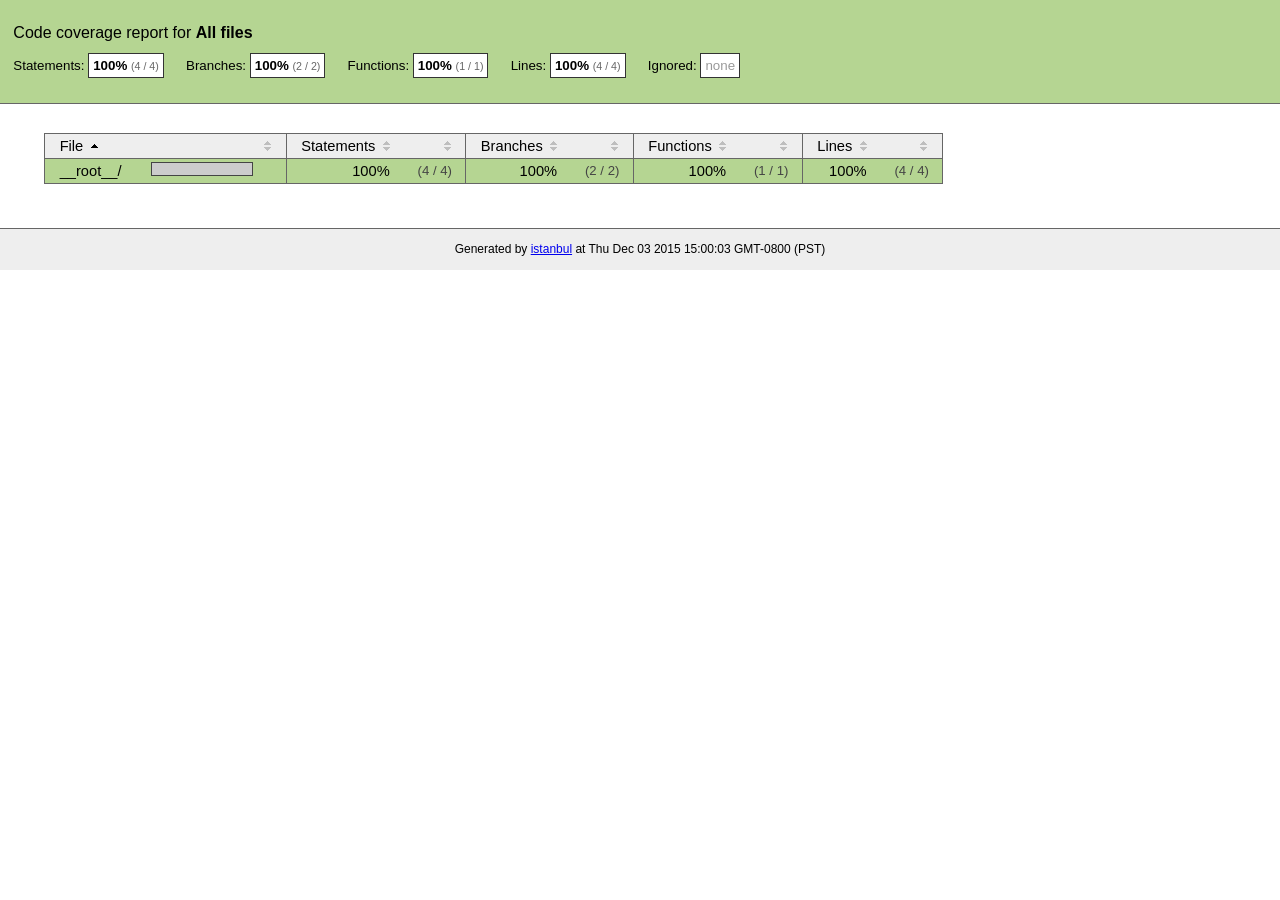
<file: .metadata/.plugins/org.eclipse.wildwebdeveloper.embedder.node/node-v16.14.2-win-x64/node_modules/npm/node_modules/unique-filename/coverage/index.html>
<!doctype html>
<html lang="en">
<head>
    <title>Code coverage report for All files</title>
    <meta charset="utf-8">
    <link rel="stylesheet" href="prettify.css">
    <link rel="stylesheet" href="base.css">
    <style type='text/css'>
        div.coverage-summary .sorter {
            background-image: url(sort-arrow-sprite.png);
        }
    </style>
</head>
<body>
<div class="header high">
    <h1>Code coverage report for <span class="entity">All files</span></h1>
    <h2>
        Statements: <span class="metric">100% <small>(4 / 4)</small></span> &nbsp;&nbsp;&nbsp;&nbsp;
        Branches: <span class="metric">100% <small>(2 / 2)</small></span> &nbsp;&nbsp;&nbsp;&nbsp;
        Functions: <span class="metric">100% <small>(1 / 1)</small></span> &nbsp;&nbsp;&nbsp;&nbsp;
        Lines: <span class="metric">100% <small>(4 / 4)</small></span> &nbsp;&nbsp;&nbsp;&nbsp;
        Ignored: <span class="metric"><span class="ignore-none">none</span></span> &nbsp;&nbsp;&nbsp;&nbsp;
    </h2>
    <div class="path"></div>
</div>
<div class="body">
<div class="coverage-summary">
<table>
<thead>
<tr>
   <th data-col="file" data-fmt="html" data-html="true" class="file">File</th>
   <th data-col="pic" data-type="number" data-fmt="html" data-html="true" class="pic"></th>
   <th data-col="statements" data-type="number" data-fmt="pct" class="pct">Statements</th>
   <th data-col="statements_raw" data-type="number" data-fmt="html" class="abs"></th>
   <th data-col="branches" data-type="number" data-fmt="pct" class="pct">Branches</th>
   <th data-col="branches_raw" data-type="number" data-fmt="html" class="abs"></th>
   <th data-col="functions" data-type="number" data-fmt="pct" class="pct">Functions</th>
   <th data-col="functions_raw" data-type="number" data-fmt="html" class="abs"></th>
   <th data-col="lines" data-type="number" data-fmt="pct" class="pct">Lines</th>
   <th data-col="lines_raw" data-type="number" data-fmt="html" class="abs"></th>
</tr>
</thead>
<tbody><tr>
	<td class="file high" data-value="__root__/"><a href="__root__/index.html">__root__/</a></td>
	<td data-value="100" class="pic high"><span class="cover-fill cover-full" style="width: 100px;"></span><span class="cover-empty" style="width:0px;"></span></td>
	<td data-value="100" class="pct high">100%</td>
	<td data-value="4" class="abs high">(4&nbsp;/&nbsp;4)</td>
	<td data-value="100" class="pct high">100%</td>
	<td data-value="2" class="abs high">(2&nbsp;/&nbsp;2)</td>
	<td data-value="100" class="pct high">100%</td>
	<td data-value="1" class="abs high">(1&nbsp;/&nbsp;1)</td>
	<td data-value="100" class="pct high">100%</td>
	<td data-value="4" class="abs high">(4&nbsp;/&nbsp;4)</td>
	</tr>

</tbody>
</table>
</div>
</div>
<div class="footer">
    <div class="meta">Generated by <a href="http://istanbul-js.org/" target="_blank">istanbul</a> at Thu Dec 03 2015 15:00:03 GMT-0800 (PST)</div>
</div>
<script src="prettify.js"></script>
<script>
window.onload = function () {
        if (typeof prettyPrint === 'function') {
            prettyPrint();
        }
};
</script>
<script src="sorter.js"></script>
</body>
</html>
</file>
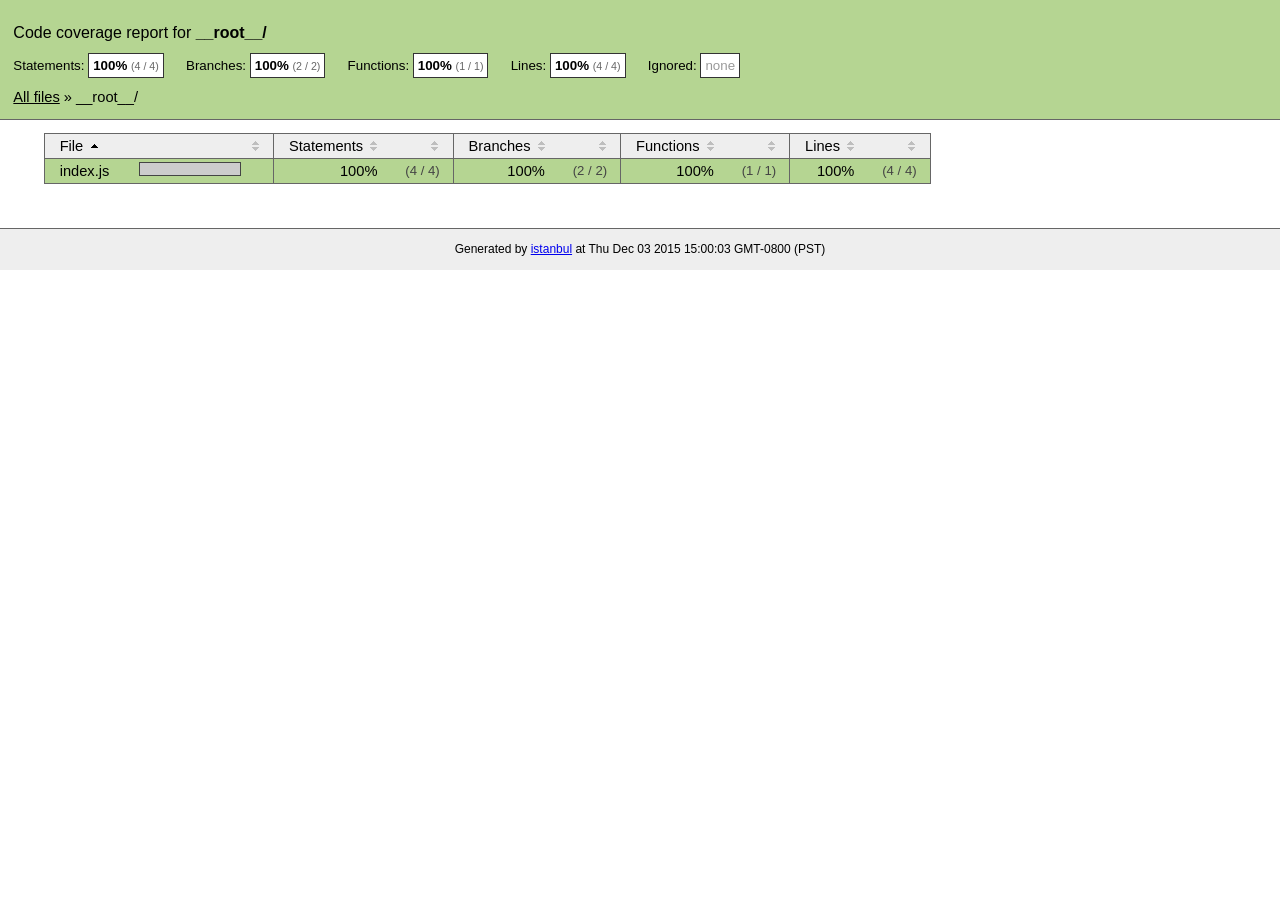
<file: .metadata/.plugins/org.eclipse.wildwebdeveloper.embedder.node/node-v16.14.2-win-x64/node_modules/npm/node_modules/unique-filename/coverage/__root__/index.html>
<!doctype html>
<html lang="en">
<head>
    <title>Code coverage report for __root__/</title>
    <meta charset="utf-8">
    <link rel="stylesheet" href="../prettify.css">
    <link rel="stylesheet" href="../base.css">
    <style type='text/css'>
        div.coverage-summary .sorter {
            background-image: url(../sort-arrow-sprite.png);
        }
    </style>
</head>
<body>
<div class="header high">
    <h1>Code coverage report for <span class="entity">__root__/</span></h1>
    <h2>
        Statements: <span class="metric">100% <small>(4 / 4)</small></span> &nbsp;&nbsp;&nbsp;&nbsp;
        Branches: <span class="metric">100% <small>(2 / 2)</small></span> &nbsp;&nbsp;&nbsp;&nbsp;
        Functions: <span class="metric">100% <small>(1 / 1)</small></span> &nbsp;&nbsp;&nbsp;&nbsp;
        Lines: <span class="metric">100% <small>(4 / 4)</small></span> &nbsp;&nbsp;&nbsp;&nbsp;
        Ignored: <span class="metric"><span class="ignore-none">none</span></span> &nbsp;&nbsp;&nbsp;&nbsp;
    </h2>
    <div class="path"><a href="../index.html">All files</a> &#187; __root__/</div>
</div>
<div class="body">
<div class="coverage-summary">
<table>
<thead>
<tr>
   <th data-col="file" data-fmt="html" data-html="true" class="file">File</th>
   <th data-col="pic" data-type="number" data-fmt="html" data-html="true" class="pic"></th>
   <th data-col="statements" data-type="number" data-fmt="pct" class="pct">Statements</th>
   <th data-col="statements_raw" data-type="number" data-fmt="html" class="abs"></th>
   <th data-col="branches" data-type="number" data-fmt="pct" class="pct">Branches</th>
   <th data-col="branches_raw" data-type="number" data-fmt="html" class="abs"></th>
   <th data-col="functions" data-type="number" data-fmt="pct" class="pct">Functions</th>
   <th data-col="functions_raw" data-type="number" data-fmt="html" class="abs"></th>
   <th data-col="lines" data-type="number" data-fmt="pct" class="pct">Lines</th>
   <th data-col="lines_raw" data-type="number" data-fmt="html" class="abs"></th>
</tr>
</thead>
<tbody><tr>
	<td class="file high" data-value="index.js"><a href="index.js.html">index.js</a></td>
	<td data-value="100" class="pic high"><span class="cover-fill cover-full" style="width: 100px;"></span><span class="cover-empty" style="width:0px;"></span></td>
	<td data-value="100" class="pct high">100%</td>
	<td data-value="4" class="abs high">(4&nbsp;/&nbsp;4)</td>
	<td data-value="100" class="pct high">100%</td>
	<td data-value="2" class="abs high">(2&nbsp;/&nbsp;2)</td>
	<td data-value="100" class="pct high">100%</td>
	<td data-value="1" class="abs high">(1&nbsp;/&nbsp;1)</td>
	<td data-value="100" class="pct high">100%</td>
	<td data-value="4" class="abs high">(4&nbsp;/&nbsp;4)</td>
	</tr>

</tbody>
</table>
</div>
</div>
<div class="footer">
    <div class="meta">Generated by <a href="http://istanbul-js.org/" target="_blank">istanbul</a> at Thu Dec 03 2015 15:00:03 GMT-0800 (PST)</div>
</div>
<script src="../prettify.js"></script>
<script>
window.onload = function () {
        if (typeof prettyPrint === 'function') {
            prettyPrint();
        }
};
</script>
<script src="../sorter.js"></script>
</body>
</html>
</file>
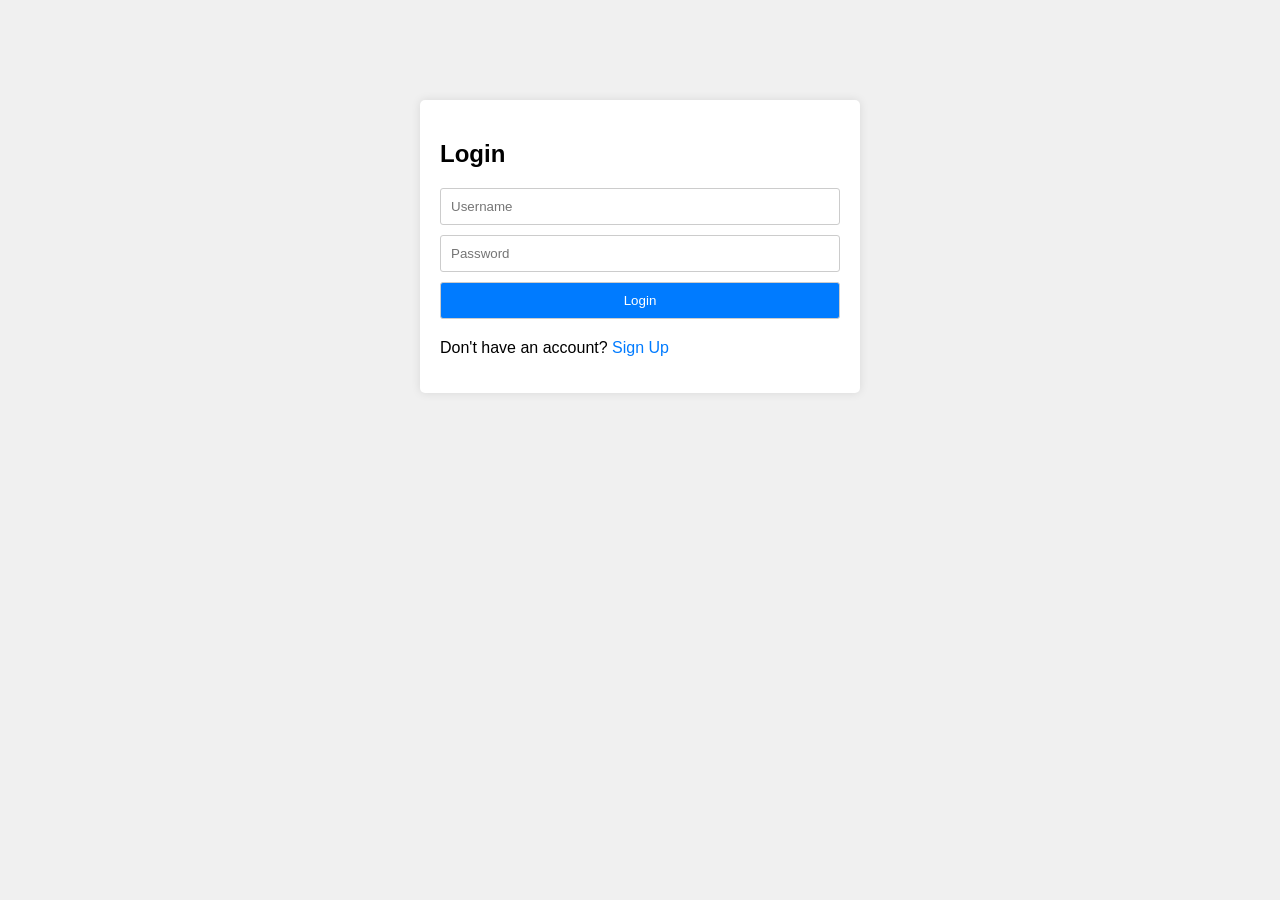
<file: codegravity-job-bootcamp/src/main/webapp/login.html>
<!DOCTYPE html>
<html lang="en">
<head>
    <meta charset="UTF-8">
    <meta name="viewport" content="width=device-width, initial-scale=1.0">
    <title>Login Page</title>
    <link rel="stylesheet" href="Style.css">
</head>
<body>
    <div class="container">
        <form class="login-form">
            <h2>Login</h2>
            <input type="text" placeholder="Username" required>
            <input type="password" placeholder="Password" required>
            <button type="submit">Login</button>
            <p>Don't have an account? <a href="Signup.html">Sign Up</a></p>
        </form>
    </div>
</body>
</html>
</file>
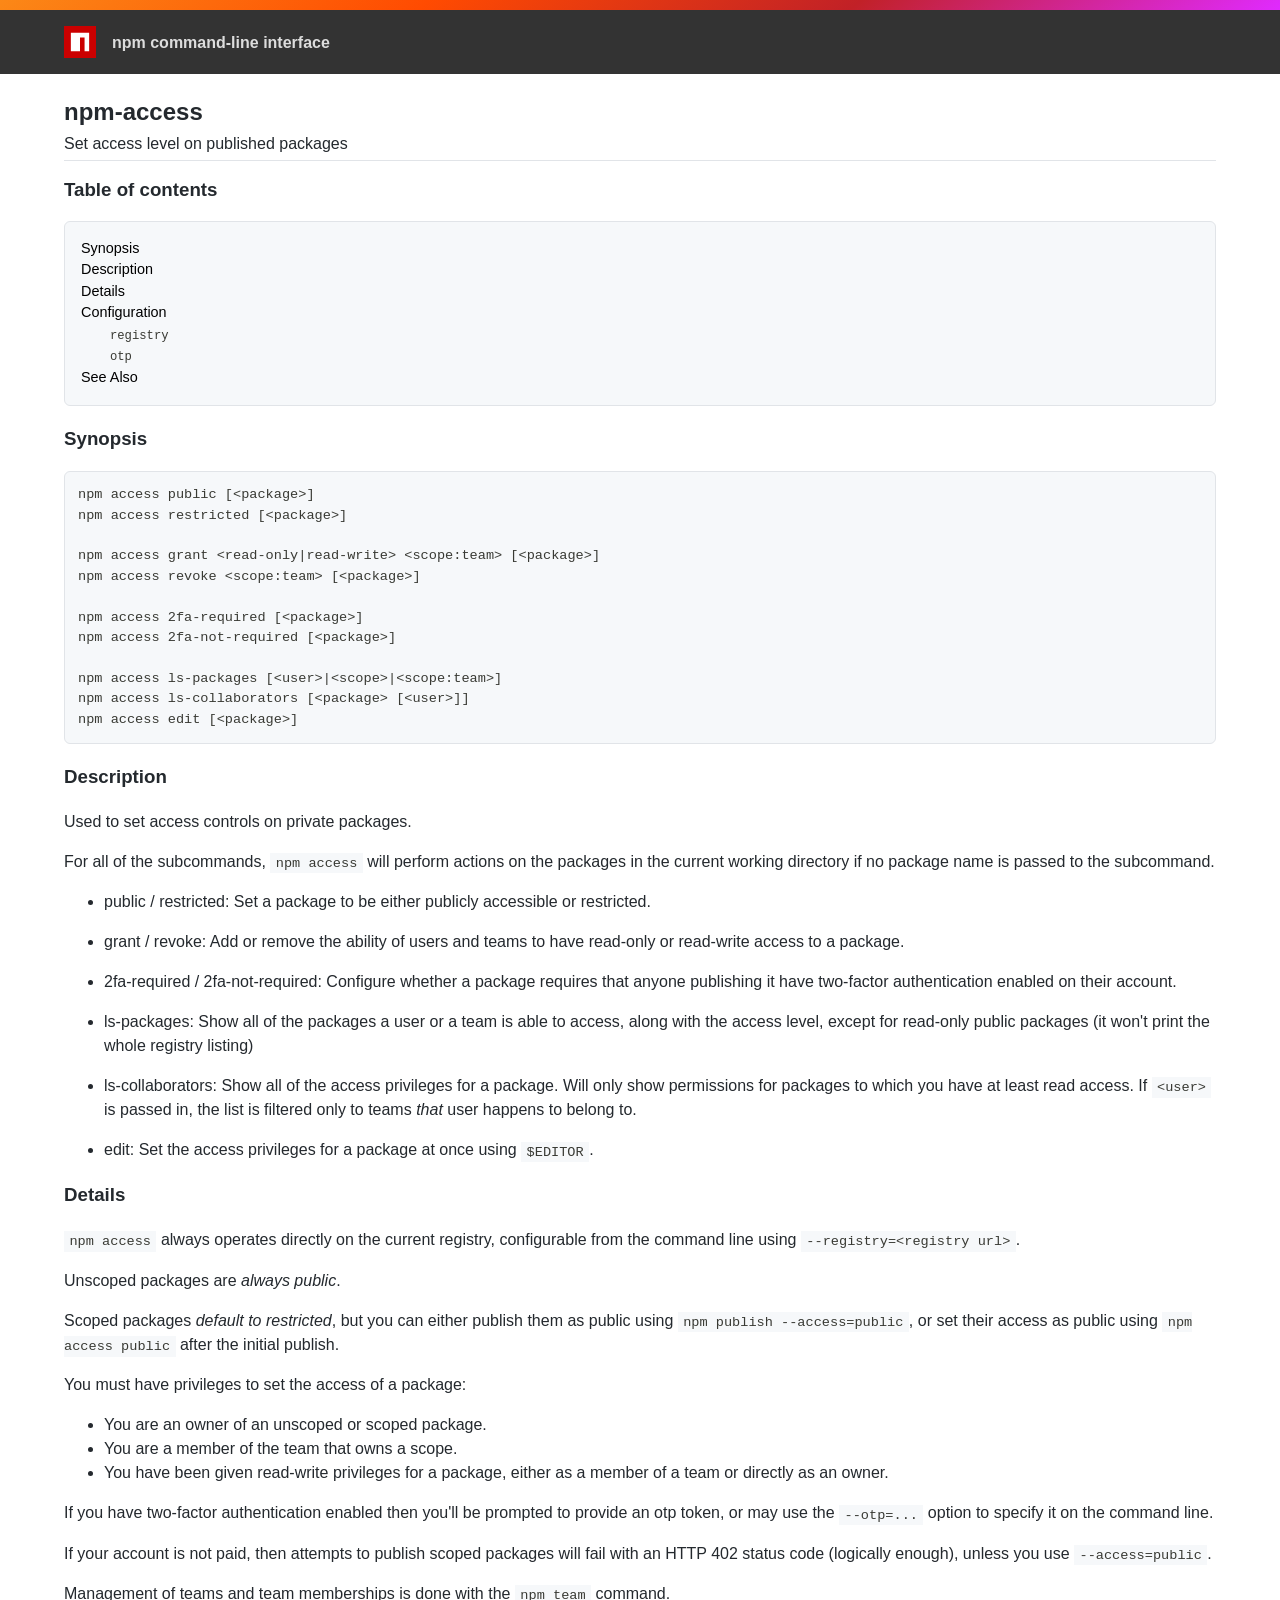
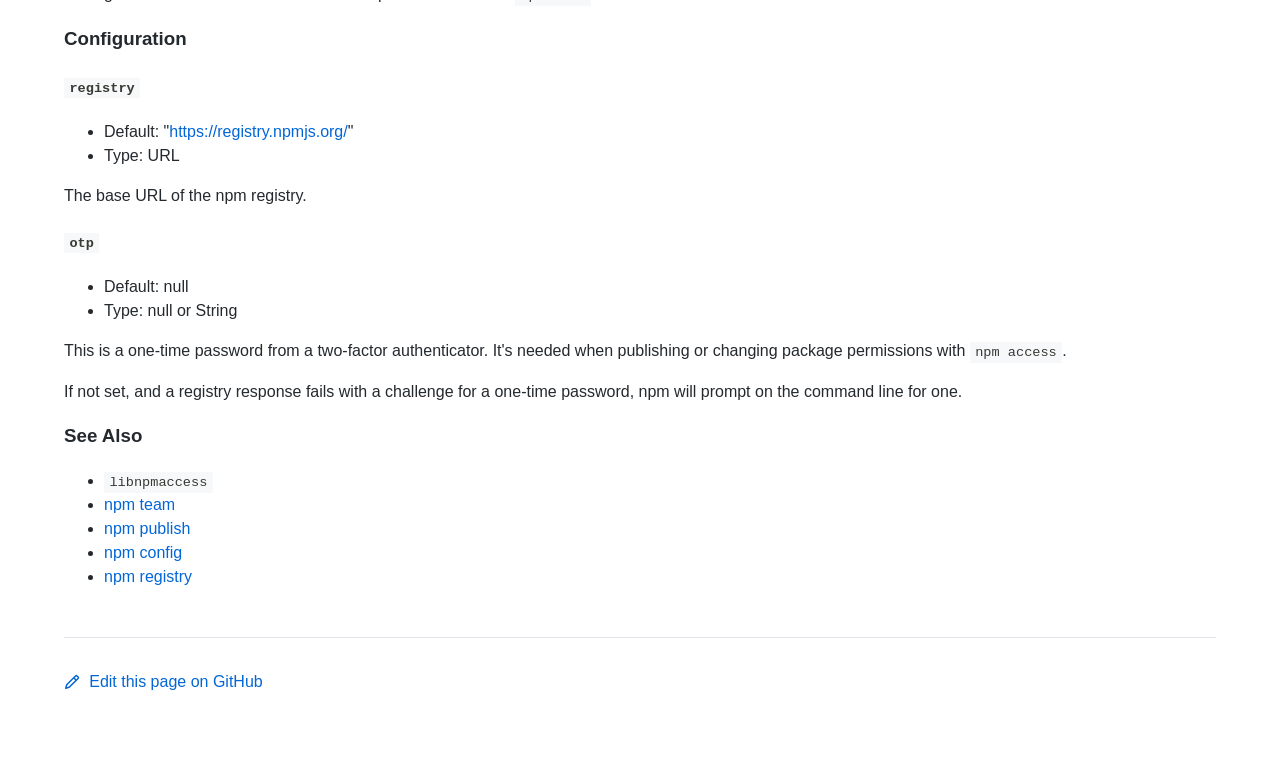
<file: .metadata/.plugins/org.eclipse.wildwebdeveloper.embedder.node/node-v16.14.2-win-x64/node_modules/npm/docs/output/commands/npm-access.html>
<!DOCTYPE html><html><head>
<meta charset="utf-8">
<title>npm-access</title>
<style>
body {
    background-color: #ffffff;
    color: #24292e;

    margin: 0;

    line-height: 1.5;

    font-family: -apple-system, BlinkMacSystemFont, "Segoe UI", Helvetica, Arial, sans-serif, "Apple Color Emoji", "Segoe UI Emoji";
}
#rainbar {
    height: 10px;
    background-image: linear-gradient(139deg, #fb8817, #ff4b01, #c12127, #e02aff);
}

a {
    text-decoration: none;
    color: #0366d6;
}
a:hover {
    text-decoration: underline;
}

pre {
    margin: 1em 0px;
    padding: 1em;
    border: solid 1px #e1e4e8;
    border-radius: 6px;

    display: block;
    overflow: auto;

    white-space: pre;

    background-color: #f6f8fa;
    color: #393a34;
}
code {
    font-family: SFMono-Regular, Consolas, "Liberation Mono", Menlo, Courier, monospace;
    font-size: 85%;
    padding: 0.2em 0.4em;
    background-color: #f6f8fa;
    color: #393a34;
}
pre > code {
    padding: 0;
    background-color: inherit;
    color: inherit;
}
h1, h2, h3 {
    font-weight: 600;
}

#logobar {
    background-color: #333333;
    margin: 0 auto;
    padding: 1em 4em;
}
#logobar .logo {
    float: left;
}
#logobar .title {
    font-weight: 600;
    color: #dddddd;
    float: left;
    margin: 5px 0 0 1em;
}
#logobar:after {
    content: "";
    display: block;
    clear: both;
}

#content {
    margin: 0 auto;
    padding: 0 4em;
}

#table_of_contents > h2 {
    font-size: 1.17em;
}
#table_of_contents ul:first-child {
    border: solid 1px #e1e4e8;
    border-radius: 6px;
    padding: 1em;
    background-color: #f6f8fa;
    color: #393a34;
}
#table_of_contents ul {
    list-style-type: none;
    padding-left: 1.5em;
}
#table_of_contents li {
    font-size: 0.9em;
}
#table_of_contents li a {
    color: #000000;
}

header.title {
    border-bottom: solid 1px #e1e4e8;
}
header.title > h1 {
    margin-bottom: 0.25em;
}
header.title > .description {
    display: block;
    margin-bottom: 0.5em;
    line-height: 1;
}

footer#edit {
    border-top: solid 1px #e1e4e8;
    margin: 3em 0 4em 0;
    padding-top: 2em;
}
</style>
</head>
<body>
<div id="banner">
<div id="rainbar"></div>
<div id="logobar">
<svg class="logo" role="img" height="32" width="32" viewBox="0 0 700 700">
<polygon fill="#cb0000" points="0,700 700,700 700,0 0,0"></polygon>
<polygon fill="#ffffff" points="150,550 350,550 350,250 450,250 450,550 550,550 550,150 150,150"></polygon>
</svg>
<div class="title">
npm command-line interface
</div>
</div>
</div>

<section id="content">
<header class="title">
<h1 id="npm-access">npm-access</h1>
<span class="description">Set access level on published packages</span>
</header>

<section id="table_of_contents">
<h2 id="table-of-contents">Table of contents</h2>
<div id="_table_of_contents"><ul><li><a href="#synopsis">Synopsis</a></li><li><a href="#description">Description</a></li><li><a href="#details">Details</a></li><li><a href="#configuration">Configuration</a></li><ul><li><a href="#registry"><code>registry</code></a></li><li><a href="#otp"><code>otp</code></a></li></ul><li><a href="#see-also">See Also</a></li></ul></div>
</section>

<div id="_content"><h3 id="synopsis">Synopsis</h3>
<pre lang="bash"><code>npm access public [&lt;package&gt;]
npm access restricted [&lt;package&gt;]

npm access grant &lt;read-only|read-write&gt; &lt;scope:team&gt; [&lt;package&gt;]
npm access revoke &lt;scope:team&gt; [&lt;package&gt;]

npm access 2fa-required [&lt;package&gt;]
npm access 2fa-not-required [&lt;package&gt;]

npm access ls-packages [&lt;user&gt;|&lt;scope&gt;|&lt;scope:team&gt;]
npm access ls-collaborators [&lt;package&gt; [&lt;user&gt;]]
npm access edit [&lt;package&gt;]
</code></pre>
<h3 id="description">Description</h3>
<p>Used to set access controls on private packages.</p>
<p>For all of the subcommands, <code>npm access</code> will perform actions on the packages
in the current working directory if no package name is passed to the
subcommand.</p>
<ul>
<li>
<p>public / restricted:
Set a package to be either publicly accessible or restricted.</p>
</li>
<li>
<p>grant / revoke:
Add or remove the ability of users and teams to have read-only or read-write
access to a package.</p>
</li>
<li>
<p>2fa-required / 2fa-not-required:
Configure whether a package requires that anyone publishing it have two-factor
authentication enabled on their account.</p>
</li>
<li>
<p>ls-packages:
Show all of the packages a user or a team is able to access, along with the
access level, except for read-only public packages (it won't print the whole
registry listing)</p>
</li>
<li>
<p>ls-collaborators:
Show all of the access privileges for a package. Will only show permissions
for packages to which you have at least read access. If <code>&lt;user&gt;</code> is passed in,
the list is filtered only to teams <em>that</em> user happens to belong to.</p>
</li>
<li>
<p>edit:
Set the access privileges for a package at once using <code>$EDITOR</code>.</p>
</li>
</ul>
<h3 id="details">Details</h3>
<p><code>npm access</code> always operates directly on the current registry, configurable
from the command line using <code>--registry=&lt;registry url&gt;</code>.</p>
<p>Unscoped packages are <em>always public</em>.</p>
<p>Scoped packages <em>default to restricted</em>, but you can either publish them as
public using <code>npm publish --access=public</code>, or set their access as public using
<code>npm access public</code> after the initial publish.</p>
<p>You must have privileges to set the access of a package:</p>
<ul>
<li>You are an owner of an unscoped or scoped package.</li>
<li>You are a member of the team that owns a scope.</li>
<li>You have been given read-write privileges for a package, either as a member
of a team or directly as an owner.</li>
</ul>
<p>If you have two-factor authentication enabled then you'll be prompted to
provide an otp token, or may use the <code>--otp=...</code> option to specify it on
the command line.</p>
<p>If your account is not paid, then attempts to publish scoped packages will
fail with an HTTP 402 status code (logically enough), unless you use
<code>--access=public</code>.</p>
<p>Management of teams and team memberships is done with the <code>npm team</code> command.</p>
<h3 id="configuration">Configuration</h3>
<!-- raw HTML omitted -->
<!-- raw HTML omitted -->
<!-- raw HTML omitted -->
<h4 id="registry"><code>registry</code></h4>
<ul>
<li>Default: "<a href="https://registry.npmjs.org/">https://registry.npmjs.org/</a>"</li>
<li>Type: URL</li>
</ul>
<p>The base URL of the npm registry.</p>
<!-- raw HTML omitted -->
<!-- raw HTML omitted -->
<h4 id="otp"><code>otp</code></h4>
<ul>
<li>Default: null</li>
<li>Type: null or String</li>
</ul>
<p>This is a one-time password from a two-factor authenticator. It's needed
when publishing or changing package permissions with <code>npm access</code>.</p>
<p>If not set, and a registry response fails with a challenge for a one-time
password, npm will prompt on the command line for one.</p>
<!-- raw HTML omitted -->
<!-- raw HTML omitted -->
<!-- raw HTML omitted -->
<h3 id="see-also">See Also</h3>
<ul>
<li><a href="https://npm.im/libnpmaccess"><code>libnpmaccess</code></a></li>
<li><a href="../commands/npm-team.html">npm team</a></li>
<li><a href="../commands/npm-publish.html">npm publish</a></li>
<li><a href="../commands/npm-config.html">npm config</a></li>
<li><a href="../using-npm/registry.html">npm registry</a></li>
</ul>
</div>

<footer id="edit">
<a href="https://github.com/npm/cli/edit/latest/docs/content/commands/npm-access.md">
<svg role="img" viewBox="0 0 16 16" width="16" height="16" fill="currentcolor" style="vertical-align: text-bottom; margin-right: 0.3em;">
<path fill-rule="evenodd" d="M11.013 1.427a1.75 1.75 0 012.474 0l1.086 1.086a1.75 1.75 0 010 2.474l-8.61 8.61c-.21.21-.47.364-.756.445l-3.251.93a.75.75 0 01-.927-.928l.929-3.25a1.75 1.75 0 01.445-.758l8.61-8.61zm1.414 1.06a.25.25 0 00-.354 0L10.811 3.75l1.439 1.44 1.263-1.263a.25.25 0 000-.354l-1.086-1.086zM11.189 6.25L9.75 4.81l-6.286 6.287a.25.25 0 00-.064.108l-.558 1.953 1.953-.558a.249.249 0 00.108-.064l6.286-6.286z"></path>
</svg>
Edit this page on GitHub
</a>
</footer>
</section>



</body></html>
</file>
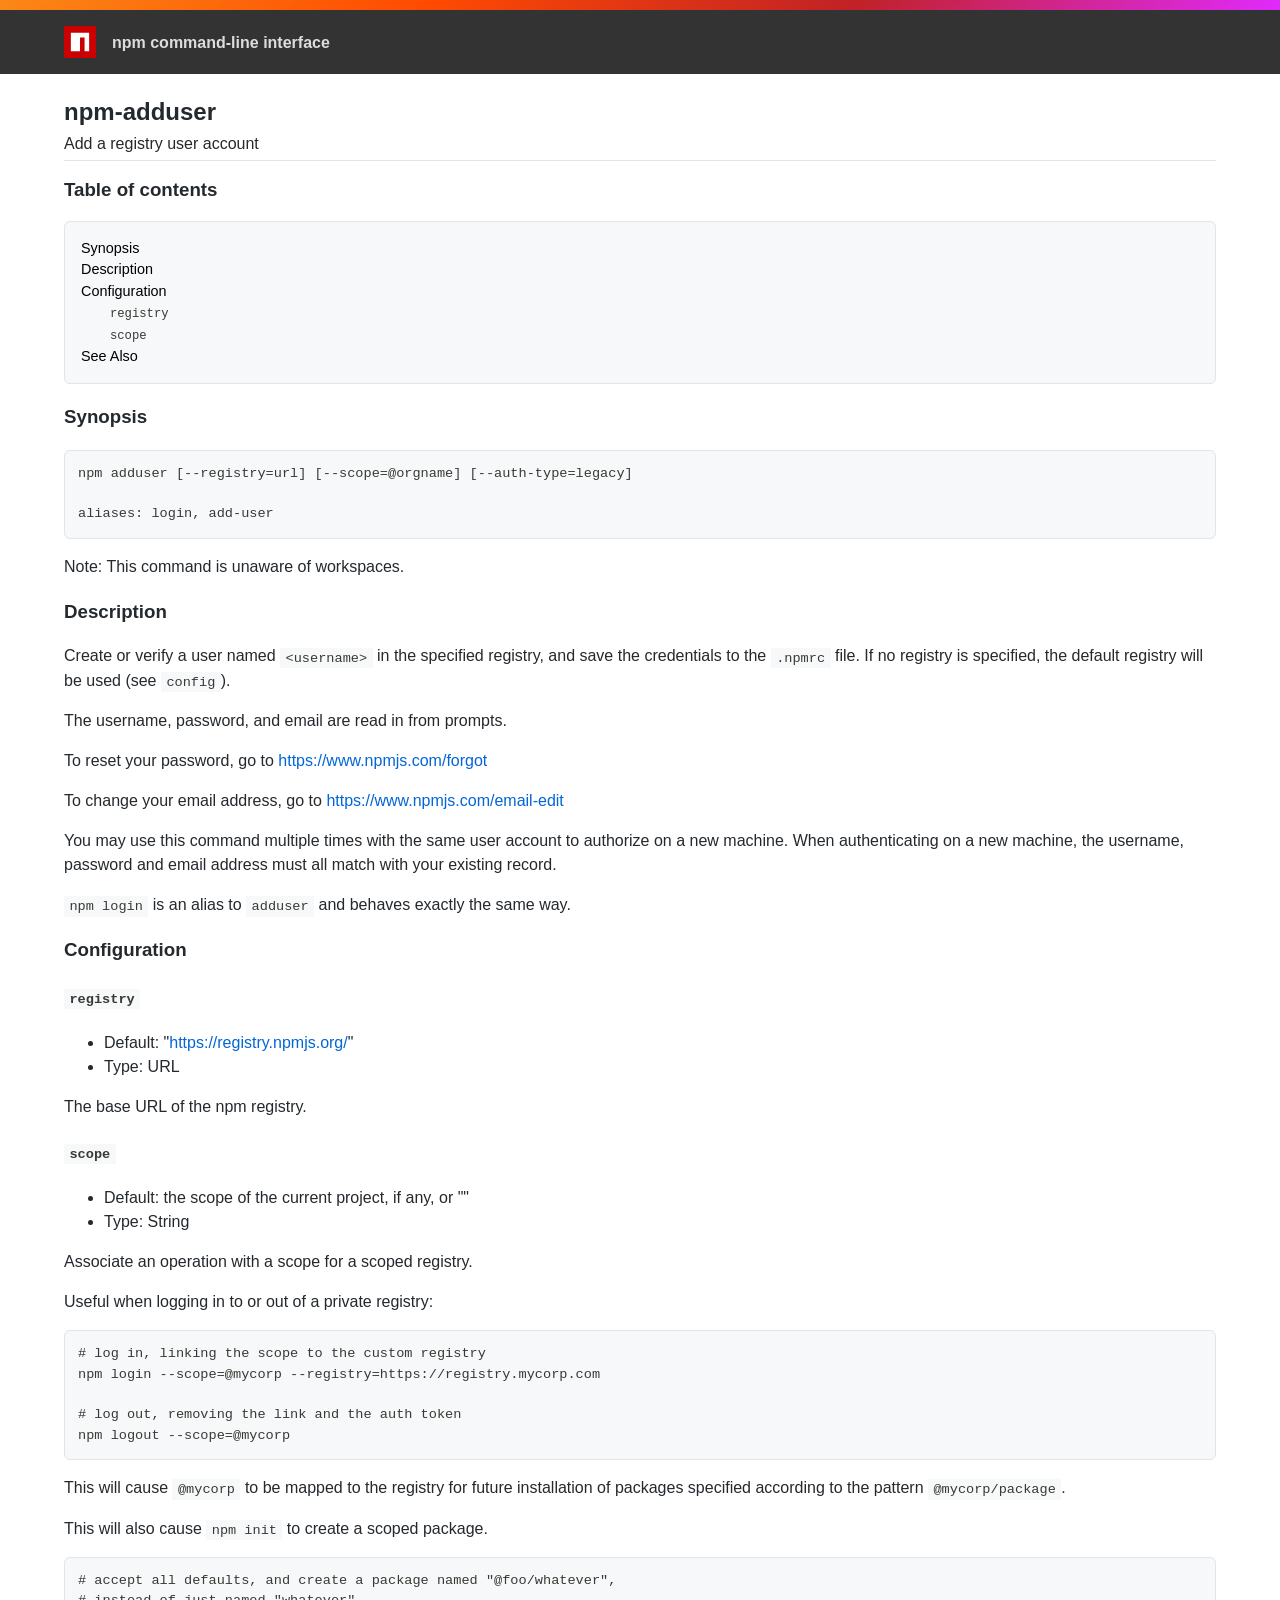
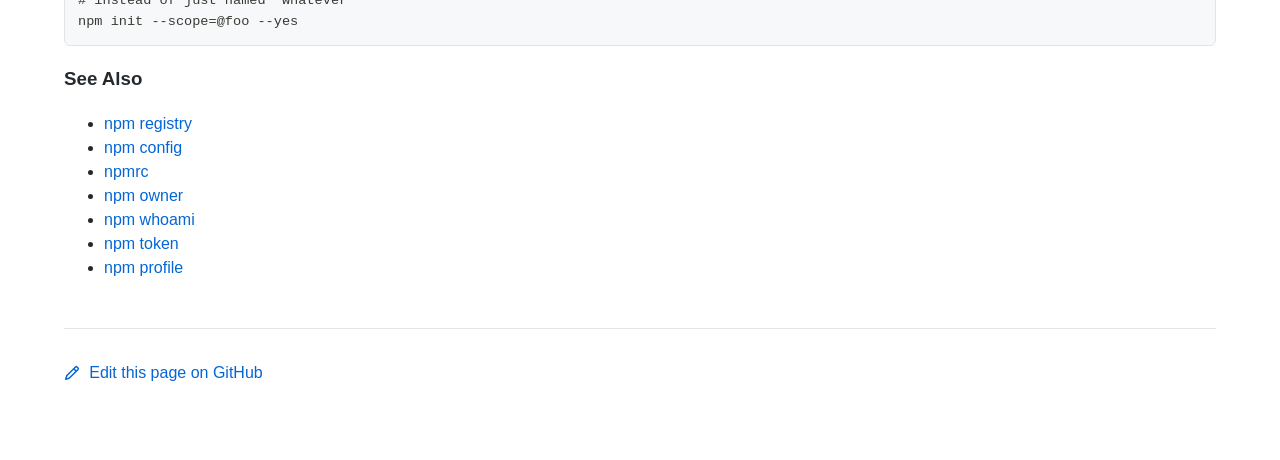
<file: .metadata/.plugins/org.eclipse.wildwebdeveloper.embedder.node/node-v16.14.2-win-x64/node_modules/npm/docs/output/commands/npm-adduser.html>
<!DOCTYPE html><html><head>
<meta charset="utf-8">
<title>npm-adduser</title>
<style>
body {
    background-color: #ffffff;
    color: #24292e;

    margin: 0;

    line-height: 1.5;

    font-family: -apple-system, BlinkMacSystemFont, "Segoe UI", Helvetica, Arial, sans-serif, "Apple Color Emoji", "Segoe UI Emoji";
}
#rainbar {
    height: 10px;
    background-image: linear-gradient(139deg, #fb8817, #ff4b01, #c12127, #e02aff);
}

a {
    text-decoration: none;
    color: #0366d6;
}
a:hover {
    text-decoration: underline;
}

pre {
    margin: 1em 0px;
    padding: 1em;
    border: solid 1px #e1e4e8;
    border-radius: 6px;

    display: block;
    overflow: auto;

    white-space: pre;

    background-color: #f6f8fa;
    color: #393a34;
}
code {
    font-family: SFMono-Regular, Consolas, "Liberation Mono", Menlo, Courier, monospace;
    font-size: 85%;
    padding: 0.2em 0.4em;
    background-color: #f6f8fa;
    color: #393a34;
}
pre > code {
    padding: 0;
    background-color: inherit;
    color: inherit;
}
h1, h2, h3 {
    font-weight: 600;
}

#logobar {
    background-color: #333333;
    margin: 0 auto;
    padding: 1em 4em;
}
#logobar .logo {
    float: left;
}
#logobar .title {
    font-weight: 600;
    color: #dddddd;
    float: left;
    margin: 5px 0 0 1em;
}
#logobar:after {
    content: "";
    display: block;
    clear: both;
}

#content {
    margin: 0 auto;
    padding: 0 4em;
}

#table_of_contents > h2 {
    font-size: 1.17em;
}
#table_of_contents ul:first-child {
    border: solid 1px #e1e4e8;
    border-radius: 6px;
    padding: 1em;
    background-color: #f6f8fa;
    color: #393a34;
}
#table_of_contents ul {
    list-style-type: none;
    padding-left: 1.5em;
}
#table_of_contents li {
    font-size: 0.9em;
}
#table_of_contents li a {
    color: #000000;
}

header.title {
    border-bottom: solid 1px #e1e4e8;
}
header.title > h1 {
    margin-bottom: 0.25em;
}
header.title > .description {
    display: block;
    margin-bottom: 0.5em;
    line-height: 1;
}

footer#edit {
    border-top: solid 1px #e1e4e8;
    margin: 3em 0 4em 0;
    padding-top: 2em;
}
</style>
</head>
<body>
<div id="banner">
<div id="rainbar"></div>
<div id="logobar">
<svg class="logo" role="img" height="32" width="32" viewBox="0 0 700 700">
<polygon fill="#cb0000" points="0,700 700,700 700,0 0,0"></polygon>
<polygon fill="#ffffff" points="150,550 350,550 350,250 450,250 450,550 550,550 550,150 150,150"></polygon>
</svg>
<div class="title">
npm command-line interface
</div>
</div>
</div>

<section id="content">
<header class="title">
<h1 id="npm-adduser">npm-adduser</h1>
<span class="description">Add a registry user account</span>
</header>

<section id="table_of_contents">
<h2 id="table-of-contents">Table of contents</h2>
<div id="_table_of_contents"><ul><li><a href="#synopsis">Synopsis</a></li><li><a href="#description">Description</a></li><li><a href="#configuration">Configuration</a></li><ul><li><a href="#registry"><code>registry</code></a></li><li><a href="#scope"><code>scope</code></a></li></ul><li><a href="#see-also">See Also</a></li></ul></div>
</section>

<div id="_content"><h3 id="synopsis">Synopsis</h3>
<pre lang="bash"><code>npm adduser [--registry=url] [--scope=@orgname] [--auth-type=legacy]

aliases: login, add-user
</code></pre>
<p>Note: This command is unaware of workspaces.</p>
<h3 id="description">Description</h3>
<p>Create or verify a user named <code>&lt;username&gt;</code> in the specified registry, and
save the credentials to the <code>.npmrc</code> file. If no registry is specified,
the default registry will be used (see <a href="../using-npm/config.html"><code>config</code></a>).</p>
<p>The username, password, and email are read in from prompts.</p>
<p>To reset your password, go to <a href="https://www.npmjs.com/forgot">https://www.npmjs.com/forgot</a></p>
<p>To change your email address, go to <a href="https://www.npmjs.com/email-edit">https://www.npmjs.com/email-edit</a></p>
<p>You may use this command multiple times with the same user account to
authorize on a new machine.  When authenticating on a new machine,
the username, password and email address must all match with
your existing record.</p>
<p><code>npm login</code> is an alias to <code>adduser</code> and behaves exactly the same way.</p>
<h3 id="configuration">Configuration</h3>
<!-- raw HTML omitted -->
<!-- raw HTML omitted -->
<!-- raw HTML omitted -->
<h4 id="registry"><code>registry</code></h4>
<ul>
<li>Default: "<a href="https://registry.npmjs.org/">https://registry.npmjs.org/</a>"</li>
<li>Type: URL</li>
</ul>
<p>The base URL of the npm registry.</p>
<!-- raw HTML omitted -->
<!-- raw HTML omitted -->
<h4 id="scope"><code>scope</code></h4>
<ul>
<li>Default: the scope of the current project, if any, or ""</li>
<li>Type: String</li>
</ul>
<p>Associate an operation with a scope for a scoped registry.</p>
<p>Useful when logging in to or out of a private registry:</p>
<pre><code># log in, linking the scope to the custom registry
npm login --scope=@mycorp --registry=https://registry.mycorp.com

# log out, removing the link and the auth token
npm logout --scope=@mycorp
</code></pre>
<p>This will cause <code>@mycorp</code> to be mapped to the registry for future
installation of packages specified according to the pattern
<code>@mycorp/package</code>.</p>
<p>This will also cause <code>npm init</code> to create a scoped package.</p>
<pre><code># accept all defaults, and create a package named "@foo/whatever",
# instead of just named "whatever"
npm init --scope=@foo --yes
</code></pre>
<!-- raw HTML omitted -->
<!-- raw HTML omitted -->
<!-- raw HTML omitted -->
<h3 id="see-also">See Also</h3>
<ul>
<li><a href="../using-npm/registry.html">npm registry</a></li>
<li><a href="../commands/npm-config.html">npm config</a></li>
<li><a href="../configuring-npm/npmrc.html">npmrc</a></li>
<li><a href="../commands/npm-owner.html">npm owner</a></li>
<li><a href="../commands/npm-whoami.html">npm whoami</a></li>
<li><a href="../commands/npm-token.html">npm token</a></li>
<li><a href="../commands/npm-profile.html">npm profile</a></li>
</ul>
</div>

<footer id="edit">
<a href="https://github.com/npm/cli/edit/latest/docs/content/commands/npm-adduser.md">
<svg role="img" viewBox="0 0 16 16" width="16" height="16" fill="currentcolor" style="vertical-align: text-bottom; margin-right: 0.3em;">
<path fill-rule="evenodd" d="M11.013 1.427a1.75 1.75 0 012.474 0l1.086 1.086a1.75 1.75 0 010 2.474l-8.61 8.61c-.21.21-.47.364-.756.445l-3.251.93a.75.75 0 01-.927-.928l.929-3.25a1.75 1.75 0 01.445-.758l8.61-8.61zm1.414 1.06a.25.25 0 00-.354 0L10.811 3.75l1.439 1.44 1.263-1.263a.25.25 0 000-.354l-1.086-1.086zM11.189 6.25L9.75 4.81l-6.286 6.287a.25.25 0 00-.064.108l-.558 1.953 1.953-.558a.249.249 0 00.108-.064l6.286-6.286z"></path>
</svg>
Edit this page on GitHub
</a>
</footer>
</section>



</body></html>
</file>
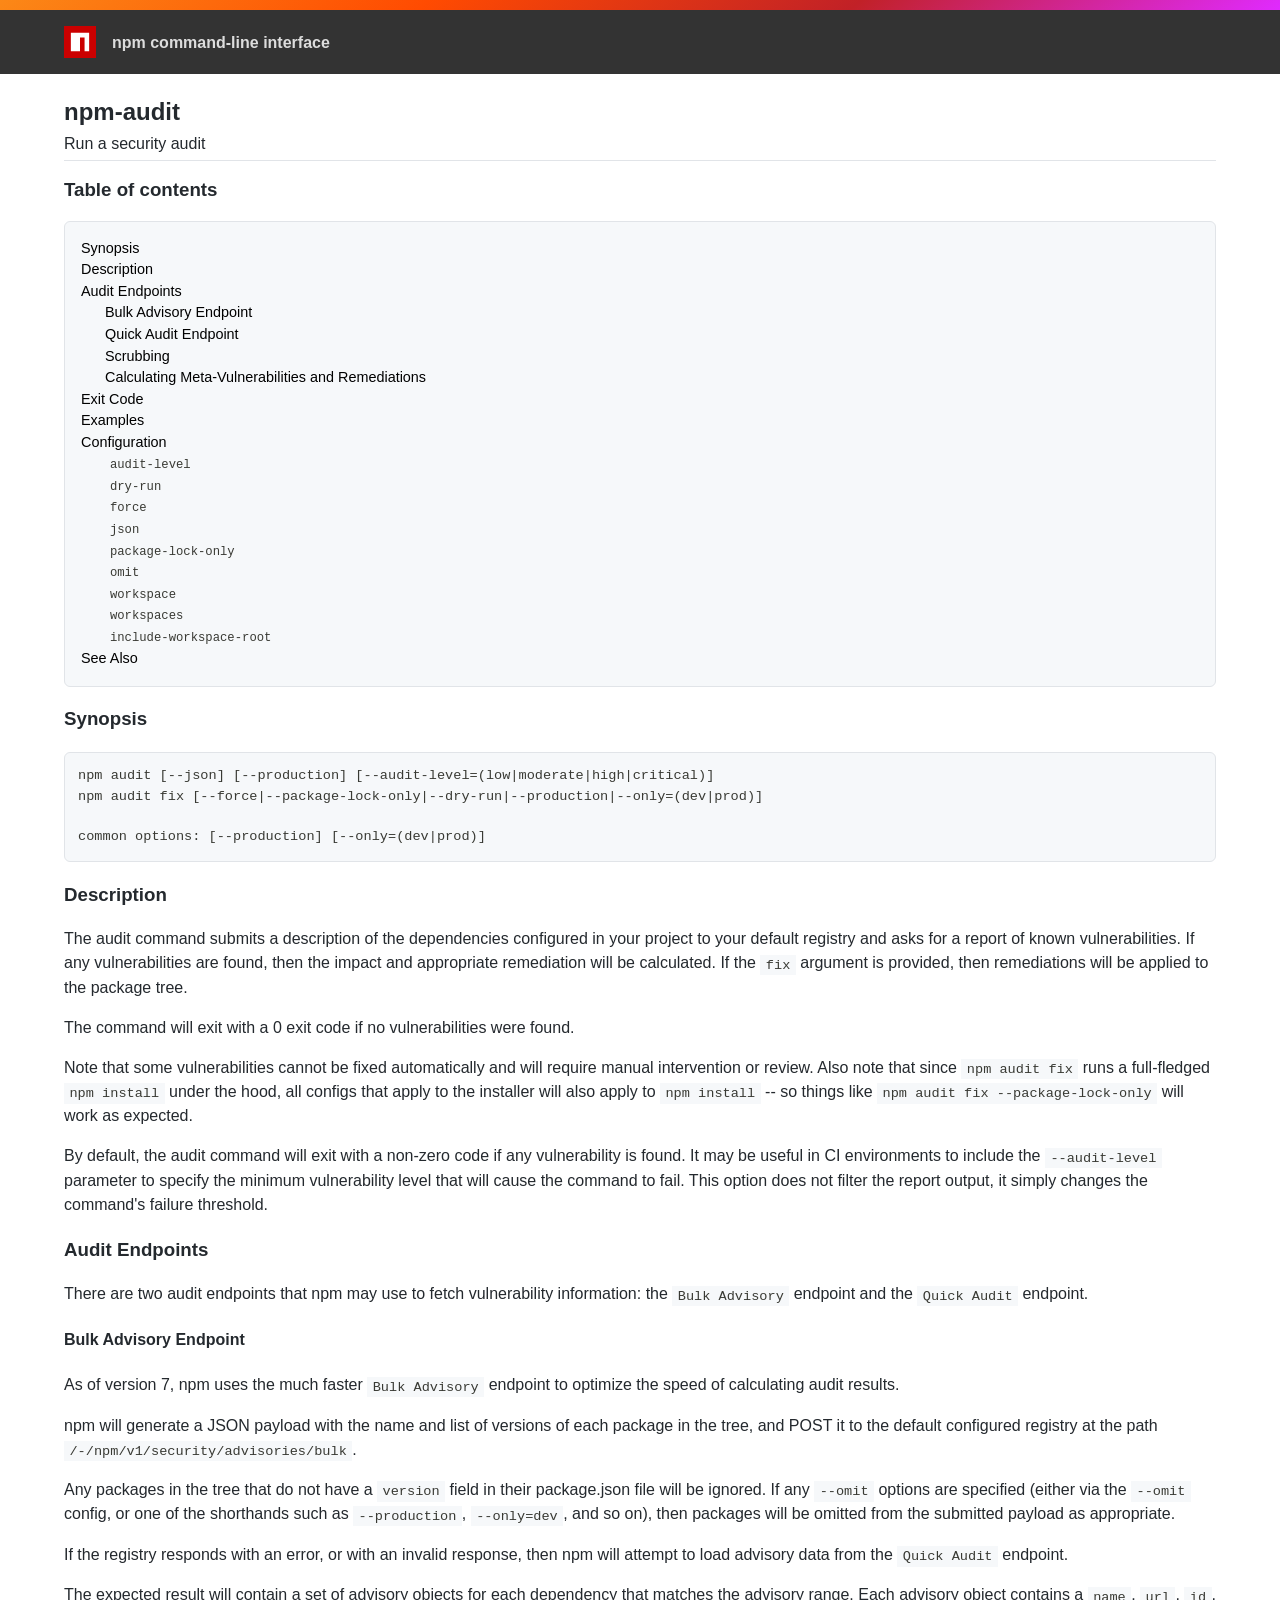
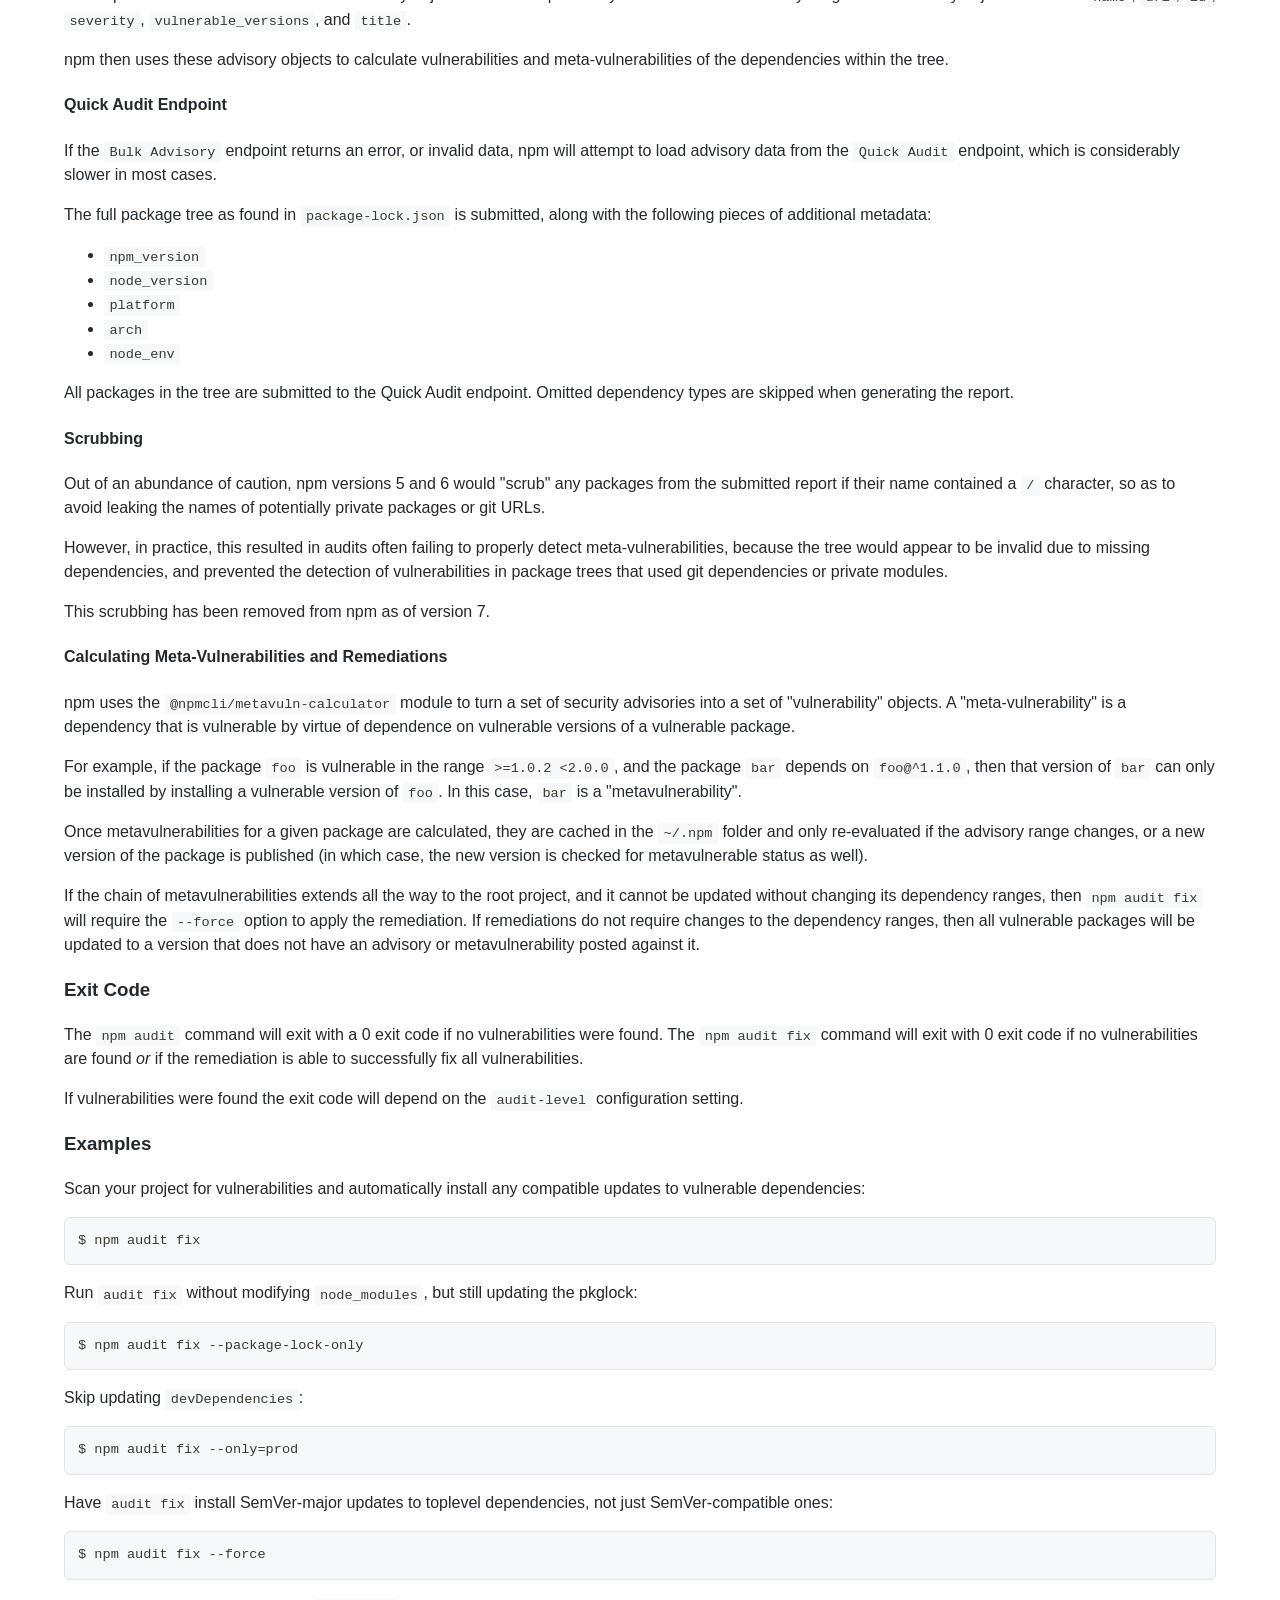
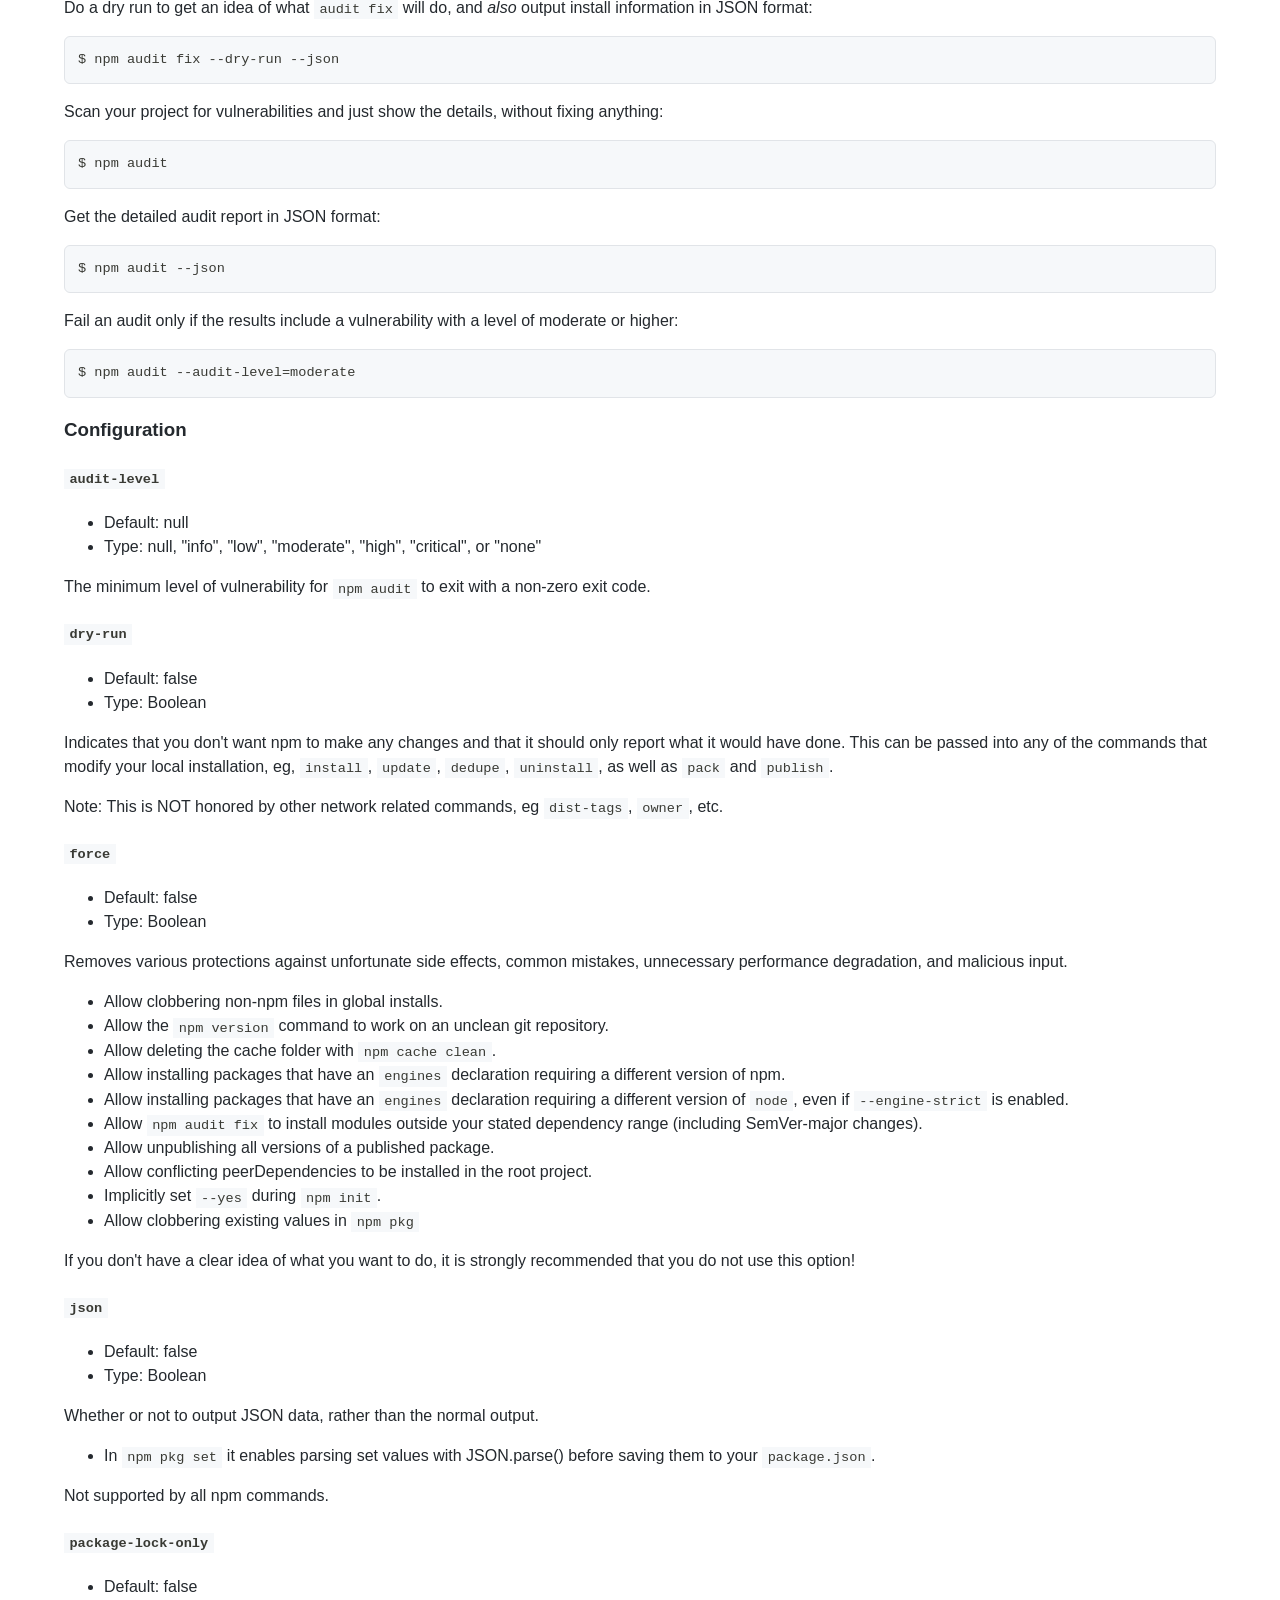
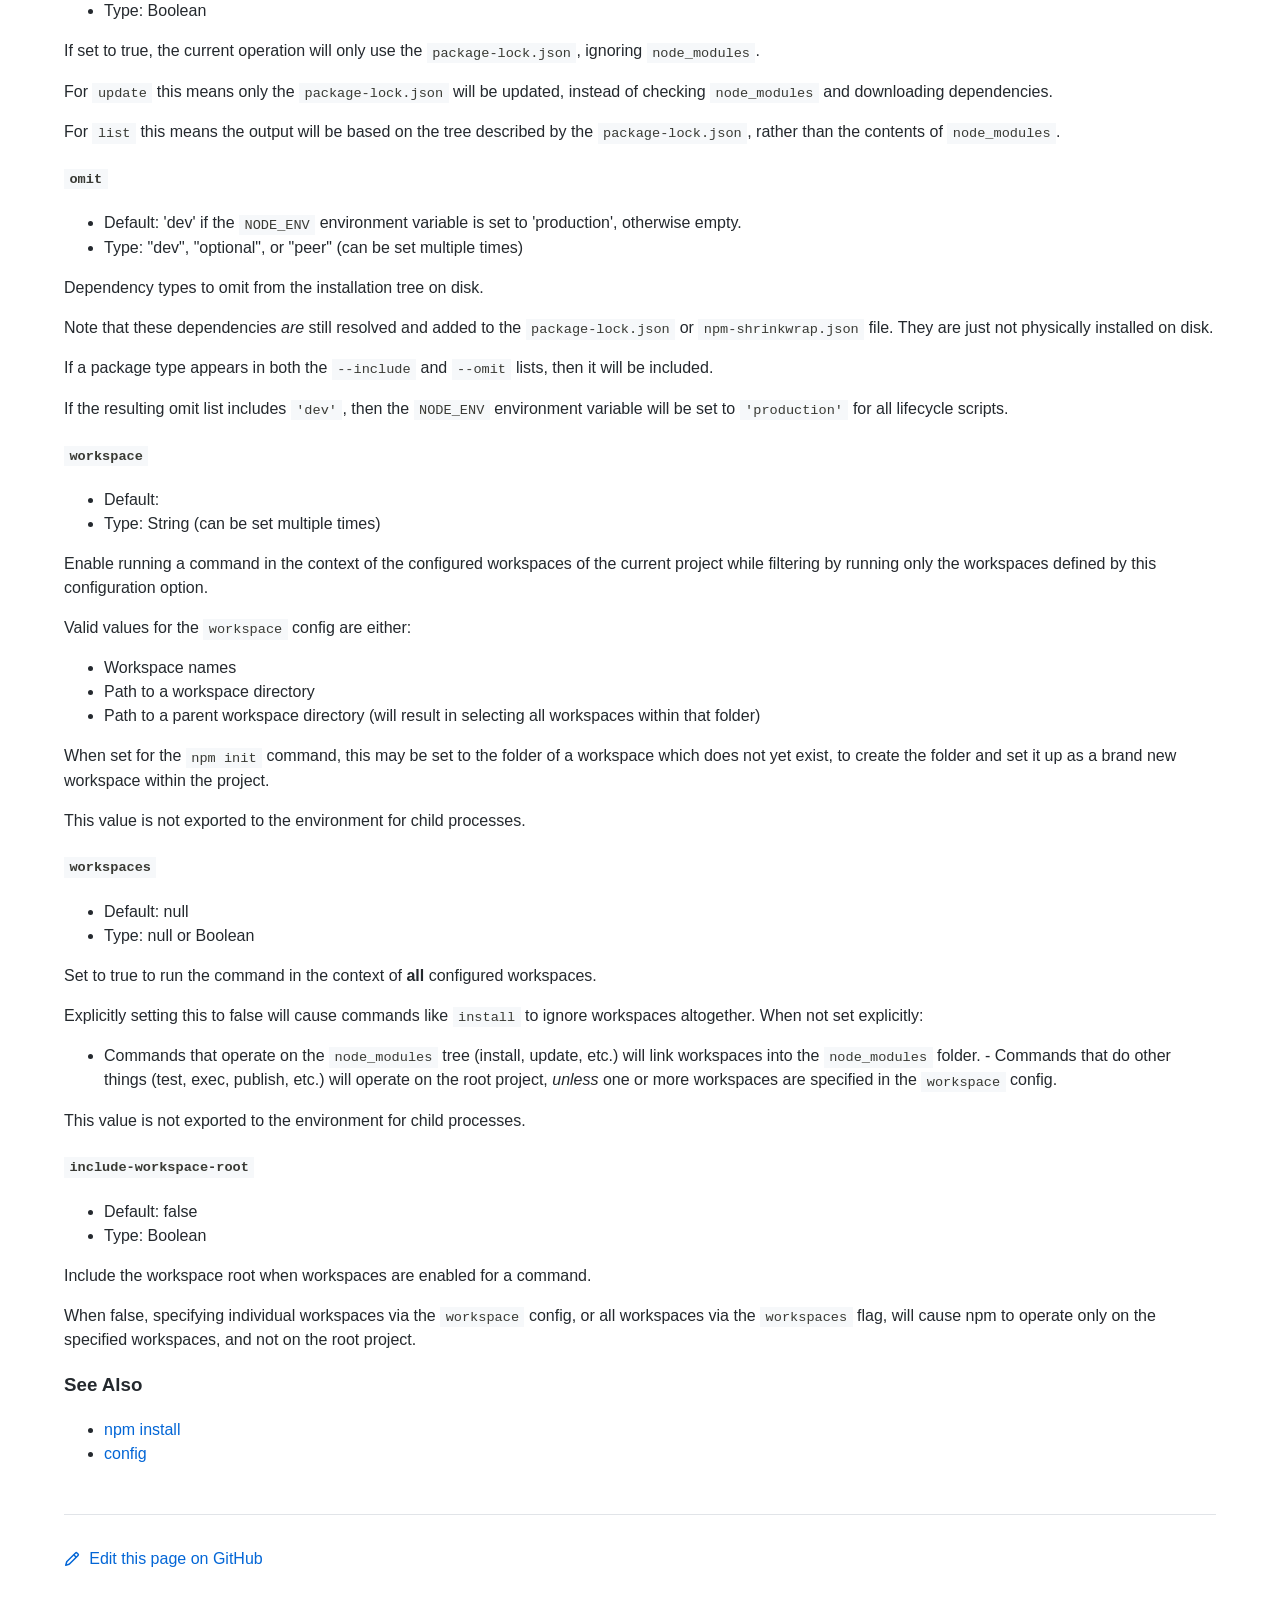
<file: .metadata/.plugins/org.eclipse.wildwebdeveloper.embedder.node/node-v16.14.2-win-x64/node_modules/npm/docs/output/commands/npm-audit.html>
<!DOCTYPE html><html><head>
<meta charset="utf-8">
<title>npm-audit</title>
<style>
body {
    background-color: #ffffff;
    color: #24292e;

    margin: 0;

    line-height: 1.5;

    font-family: -apple-system, BlinkMacSystemFont, "Segoe UI", Helvetica, Arial, sans-serif, "Apple Color Emoji", "Segoe UI Emoji";
}
#rainbar {
    height: 10px;
    background-image: linear-gradient(139deg, #fb8817, #ff4b01, #c12127, #e02aff);
}

a {
    text-decoration: none;
    color: #0366d6;
}
a:hover {
    text-decoration: underline;
}

pre {
    margin: 1em 0px;
    padding: 1em;
    border: solid 1px #e1e4e8;
    border-radius: 6px;

    display: block;
    overflow: auto;

    white-space: pre;

    background-color: #f6f8fa;
    color: #393a34;
}
code {
    font-family: SFMono-Regular, Consolas, "Liberation Mono", Menlo, Courier, monospace;
    font-size: 85%;
    padding: 0.2em 0.4em;
    background-color: #f6f8fa;
    color: #393a34;
}
pre > code {
    padding: 0;
    background-color: inherit;
    color: inherit;
}
h1, h2, h3 {
    font-weight: 600;
}

#logobar {
    background-color: #333333;
    margin: 0 auto;
    padding: 1em 4em;
}
#logobar .logo {
    float: left;
}
#logobar .title {
    font-weight: 600;
    color: #dddddd;
    float: left;
    margin: 5px 0 0 1em;
}
#logobar:after {
    content: "";
    display: block;
    clear: both;
}

#content {
    margin: 0 auto;
    padding: 0 4em;
}

#table_of_contents > h2 {
    font-size: 1.17em;
}
#table_of_contents ul:first-child {
    border: solid 1px #e1e4e8;
    border-radius: 6px;
    padding: 1em;
    background-color: #f6f8fa;
    color: #393a34;
}
#table_of_contents ul {
    list-style-type: none;
    padding-left: 1.5em;
}
#table_of_contents li {
    font-size: 0.9em;
}
#table_of_contents li a {
    color: #000000;
}

header.title {
    border-bottom: solid 1px #e1e4e8;
}
header.title > h1 {
    margin-bottom: 0.25em;
}
header.title > .description {
    display: block;
    margin-bottom: 0.5em;
    line-height: 1;
}

footer#edit {
    border-top: solid 1px #e1e4e8;
    margin: 3em 0 4em 0;
    padding-top: 2em;
}
</style>
</head>
<body>
<div id="banner">
<div id="rainbar"></div>
<div id="logobar">
<svg class="logo" role="img" height="32" width="32" viewBox="0 0 700 700">
<polygon fill="#cb0000" points="0,700 700,700 700,0 0,0"></polygon>
<polygon fill="#ffffff" points="150,550 350,550 350,250 450,250 450,550 550,550 550,150 150,150"></polygon>
</svg>
<div class="title">
npm command-line interface
</div>
</div>
</div>

<section id="content">
<header class="title">
<h1 id="npm-audit">npm-audit</h1>
<span class="description">Run a security audit</span>
</header>

<section id="table_of_contents">
<h2 id="table-of-contents">Table of contents</h2>
<div id="_table_of_contents"><ul><li><a href="#synopsis">Synopsis</a></li><li><a href="#description">Description</a></li><li><a href="#audit-endpoints">Audit Endpoints</a></li><ul><li><a href="#bulk-advisory-endpoint">Bulk Advisory Endpoint</a></li><li><a href="#quick-audit-endpoint">Quick Audit Endpoint</a></li><li><a href="#scrubbing">Scrubbing</a></li><li><a href="#calculating-meta-vulnerabilities-and-remediations">Calculating Meta-Vulnerabilities and Remediations</a></li></ul><li><a href="#exit-code">Exit Code</a></li><li><a href="#examples">Examples</a></li><li><a href="#configuration">Configuration</a></li><ul><li><a href="#audit-level"><code>audit-level</code></a></li><li><a href="#dry-run"><code>dry-run</code></a></li><li><a href="#force"><code>force</code></a></li><li><a href="#json"><code>json</code></a></li><li><a href="#package-lock-only"><code>package-lock-only</code></a></li><li><a href="#omit"><code>omit</code></a></li><li><a href="#workspace"><code>workspace</code></a></li><li><a href="#workspaces"><code>workspaces</code></a></li><li><a href="#include-workspace-root"><code>include-workspace-root</code></a></li></ul><li><a href="#see-also">See Also</a></li></ul></div>
</section>

<div id="_content"><h3 id="synopsis">Synopsis</h3>
<pre lang="bash"><code>npm audit [--json] [--production] [--audit-level=(low|moderate|high|critical)]
npm audit fix [--force|--package-lock-only|--dry-run|--production|--only=(dev|prod)]

common options: [--production] [--only=(dev|prod)]
</code></pre>
<h3 id="description">Description</h3>
<p>The audit command submits a description of the dependencies configured in
your project to your default registry and asks for a report of known
vulnerabilities.  If any vulnerabilities are found, then the impact and
appropriate remediation will be calculated.  If the <code>fix</code> argument is
provided, then remediations will be applied to the package tree.</p>
<p>The command will exit with a 0 exit code if no vulnerabilities were found.</p>
<p>Note that some vulnerabilities cannot be fixed automatically and will
require manual intervention or review.  Also note that since <code>npm audit fix</code> runs a full-fledged <code>npm install</code> under the hood, all configs that
apply to the installer will also apply to <code>npm install</code> -- so things like
<code>npm audit fix --package-lock-only</code> will work as expected.</p>
<p>By default, the audit command will exit with a non-zero code if any
vulnerability is found. It may be useful in CI environments to include the
<code>--audit-level</code> parameter to specify the minimum vulnerability level that
will cause the command to fail. This option does not filter the report
output, it simply changes the command's failure threshold.</p>
<h3 id="audit-endpoints">Audit Endpoints</h3>
<p>There are two audit endpoints that npm may use to fetch vulnerability
information: the <code>Bulk Advisory</code> endpoint and the <code>Quick Audit</code> endpoint.</p>
<h4 id="bulk-advisory-endpoint">Bulk Advisory Endpoint</h4>
<p>As of version 7, npm uses the much faster <code>Bulk Advisory</code> endpoint to
optimize the speed of calculating audit results.</p>
<p>npm will generate a JSON payload with the name and list of versions of each
package in the tree, and POST it to the default configured registry at
the path <code>/-/npm/v1/security/advisories/bulk</code>.</p>
<p>Any packages in the tree that do not have a <code>version</code> field in their
package.json file will be ignored.  If any <code>--omit</code> options are specified
(either via the <code>--omit</code> config, or one of the shorthands such as
<code>--production</code>, <code>--only=dev</code>, and so on), then packages will be omitted
from the submitted payload as appropriate.</p>
<p>If the registry responds with an error, or with an invalid response, then
npm will attempt to load advisory data from the <code>Quick Audit</code> endpoint.</p>
<p>The expected result will contain a set of advisory objects for each
dependency that matches the advisory range.  Each advisory object contains
a <code>name</code>, <code>url</code>, <code>id</code>, <code>severity</code>, <code>vulnerable_versions</code>, and <code>title</code>.</p>
<p>npm then uses these advisory objects to calculate vulnerabilities and
meta-vulnerabilities of the dependencies within the tree.</p>
<h4 id="quick-audit-endpoint">Quick Audit Endpoint</h4>
<p>If the <code>Bulk Advisory</code> endpoint returns an error, or invalid data, npm will
attempt to load advisory data from the <code>Quick Audit</code> endpoint, which is
considerably slower in most cases.</p>
<p>The full package tree as found in <code>package-lock.json</code> is submitted, along
with the following pieces of additional metadata:</p>
<ul>
<li><code>npm_version</code></li>
<li><code>node_version</code></li>
<li><code>platform</code></li>
<li><code>arch</code></li>
<li><code>node_env</code></li>
</ul>
<p>All packages in the tree are submitted to the Quick Audit endpoint.
Omitted dependency types are skipped when generating the report.</p>
<h4 id="scrubbing">Scrubbing</h4>
<p>Out of an abundance of caution, npm versions 5 and 6 would "scrub" any
packages from the submitted report if their name contained a <code>/</code> character,
so as to avoid leaking the names of potentially private packages or git
URLs.</p>
<p>However, in practice, this resulted in audits often failing to properly
detect meta-vulnerabilities, because the tree would appear to be invalid
due to missing dependencies, and prevented the detection of vulnerabilities
in package trees that used git dependencies or private modules.</p>
<p>This scrubbing has been removed from npm as of version 7.</p>
<h4 id="calculating-meta-vulnerabilities-and-remediations">Calculating Meta-Vulnerabilities and Remediations</h4>
<p>npm uses the
<a href="http://npm.im/@npmcli/metavuln-calculator"><code>@npmcli/metavuln-calculator</code></a>
module to turn a set of security advisories into a set of "vulnerability"
objects.  A "meta-vulnerability" is a dependency that is vulnerable by
virtue of dependence on vulnerable versions of a vulnerable package.</p>
<p>For example, if the package <code>foo</code> is vulnerable in the range <code>&gt;=1.0.2 &lt;2.0.0</code>, and the package <code>bar</code> depends on <code>foo@^1.1.0</code>, then that version
of <code>bar</code> can only be installed by installing a vulnerable version of <code>foo</code>.
In this case, <code>bar</code> is a "metavulnerability".</p>
<p>Once metavulnerabilities for a given package are calculated, they are
cached in the <code>~/.npm</code> folder and only re-evaluated if the advisory range
changes, or a new version of the package is published (in which case, the
new version is checked for metavulnerable status as well).</p>
<p>If the chain of metavulnerabilities extends all the way to the root
project, and it cannot be updated without changing its dependency ranges,
then <code>npm audit fix</code> will require the <code>--force</code> option to apply the
remediation.  If remediations do not require changes to the dependency
ranges, then all vulnerable packages will be updated to a version that does
not have an advisory or metavulnerability posted against it.</p>
<h3 id="exit-code">Exit Code</h3>
<p>The <code>npm audit</code> command will exit with a 0 exit code if no vulnerabilities
were found.  The <code>npm audit fix</code> command will exit with 0 exit code if no
vulnerabilities are found <em>or</em> if the remediation is able to successfully
fix all vulnerabilities.</p>
<p>If vulnerabilities were found the exit code will depend on the
<code>audit-level</code> configuration setting.</p>
<h3 id="examples">Examples</h3>
<p>Scan your project for vulnerabilities and automatically install any compatible
updates to vulnerable dependencies:</p>
<pre lang="bash"><code>$ npm audit fix
</code></pre>
<p>Run <code>audit fix</code> without modifying <code>node_modules</code>, but still updating the
pkglock:</p>
<pre lang="bash"><code>$ npm audit fix --package-lock-only
</code></pre>
<p>Skip updating <code>devDependencies</code>:</p>
<pre lang="bash"><code>$ npm audit fix --only=prod
</code></pre>
<p>Have <code>audit fix</code> install SemVer-major updates to toplevel dependencies, not
just SemVer-compatible ones:</p>
<pre lang="bash"><code>$ npm audit fix --force
</code></pre>
<p>Do a dry run to get an idea of what <code>audit fix</code> will do, and <em>also</em> output
install information in JSON format:</p>
<pre lang="bash"><code>$ npm audit fix --dry-run --json
</code></pre>
<p>Scan your project for vulnerabilities and just show the details, without
fixing anything:</p>
<pre lang="bash"><code>$ npm audit
</code></pre>
<p>Get the detailed audit report in JSON format:</p>
<pre lang="bash"><code>$ npm audit --json
</code></pre>
<p>Fail an audit only if the results include a vulnerability with a level of moderate or higher:</p>
<pre lang="bash"><code>$ npm audit --audit-level=moderate
</code></pre>
<h3 id="configuration">Configuration</h3>
<!-- raw HTML omitted -->
<!-- raw HTML omitted -->
<!-- raw HTML omitted -->
<h4 id="audit-level"><code>audit-level</code></h4>
<ul>
<li>Default: null</li>
<li>Type: null, "info", "low", "moderate", "high", "critical", or "none"</li>
</ul>
<p>The minimum level of vulnerability for <code>npm audit</code> to exit with a non-zero
exit code.</p>
<!-- raw HTML omitted -->
<!-- raw HTML omitted -->
<h4 id="dry-run"><code>dry-run</code></h4>
<ul>
<li>Default: false</li>
<li>Type: Boolean</li>
</ul>
<p>Indicates that you don't want npm to make any changes and that it should
only report what it would have done. This can be passed into any of the
commands that modify your local installation, eg, <code>install</code>, <code>update</code>,
<code>dedupe</code>, <code>uninstall</code>, as well as <code>pack</code> and <code>publish</code>.</p>
<p>Note: This is NOT honored by other network related commands, eg <code>dist-tags</code>,
<code>owner</code>, etc.</p>
<!-- raw HTML omitted -->
<!-- raw HTML omitted -->
<h4 id="force"><code>force</code></h4>
<ul>
<li>Default: false</li>
<li>Type: Boolean</li>
</ul>
<p>Removes various protections against unfortunate side effects, common
mistakes, unnecessary performance degradation, and malicious input.</p>
<ul>
<li>Allow clobbering non-npm files in global installs.</li>
<li>Allow the <code>npm version</code> command to work on an unclean git repository.</li>
<li>Allow deleting the cache folder with <code>npm cache clean</code>.</li>
<li>Allow installing packages that have an <code>engines</code> declaration requiring a
different version of npm.</li>
<li>Allow installing packages that have an <code>engines</code> declaration requiring a
different version of <code>node</code>, even if <code>--engine-strict</code> is enabled.</li>
<li>Allow <code>npm audit fix</code> to install modules outside your stated dependency
range (including SemVer-major changes).</li>
<li>Allow unpublishing all versions of a published package.</li>
<li>Allow conflicting peerDependencies to be installed in the root project.</li>
<li>Implicitly set <code>--yes</code> during <code>npm init</code>.</li>
<li>Allow clobbering existing values in <code>npm pkg</code></li>
</ul>
<p>If you don't have a clear idea of what you want to do, it is strongly
recommended that you do not use this option!</p>
<!-- raw HTML omitted -->
<!-- raw HTML omitted -->
<h4 id="json"><code>json</code></h4>
<ul>
<li>Default: false</li>
<li>Type: Boolean</li>
</ul>
<p>Whether or not to output JSON data, rather than the normal output.</p>
<ul>
<li>In <code>npm pkg set</code> it enables parsing set values with JSON.parse() before
saving them to your <code>package.json</code>.</li>
</ul>
<p>Not supported by all npm commands.</p>
<!-- raw HTML omitted -->
<!-- raw HTML omitted -->
<h4 id="package-lock-only"><code>package-lock-only</code></h4>
<ul>
<li>Default: false</li>
<li>Type: Boolean</li>
</ul>
<p>If set to true, the current operation will only use the <code>package-lock.json</code>,
ignoring <code>node_modules</code>.</p>
<p>For <code>update</code> this means only the <code>package-lock.json</code> will be updated,
instead of checking <code>node_modules</code> and downloading dependencies.</p>
<p>For <code>list</code> this means the output will be based on the tree described by the
<code>package-lock.json</code>, rather than the contents of <code>node_modules</code>.</p>
<!-- raw HTML omitted -->
<!-- raw HTML omitted -->
<h4 id="omit"><code>omit</code></h4>
<ul>
<li>Default: 'dev' if the <code>NODE_ENV</code> environment variable is set to
'production', otherwise empty.</li>
<li>Type: "dev", "optional", or "peer" (can be set multiple times)</li>
</ul>
<p>Dependency types to omit from the installation tree on disk.</p>
<p>Note that these dependencies <em>are</em> still resolved and added to the
<code>package-lock.json</code> or <code>npm-shrinkwrap.json</code> file. They are just not
physically installed on disk.</p>
<p>If a package type appears in both the <code>--include</code> and <code>--omit</code> lists, then
it will be included.</p>
<p>If the resulting omit list includes <code>'dev'</code>, then the <code>NODE_ENV</code> environment
variable will be set to <code>'production'</code> for all lifecycle scripts.</p>
<!-- raw HTML omitted -->
<!-- raw HTML omitted -->
<h4 id="workspace"><code>workspace</code></h4>
<ul>
<li>Default:</li>
<li>Type: String (can be set multiple times)</li>
</ul>
<p>Enable running a command in the context of the configured workspaces of the
current project while filtering by running only the workspaces defined by
this configuration option.</p>
<p>Valid values for the <code>workspace</code> config are either:</p>
<ul>
<li>Workspace names</li>
<li>Path to a workspace directory</li>
<li>Path to a parent workspace directory (will result in selecting all
workspaces within that folder)</li>
</ul>
<p>When set for the <code>npm init</code> command, this may be set to the folder of a
workspace which does not yet exist, to create the folder and set it up as a
brand new workspace within the project.</p>
<p>This value is not exported to the environment for child processes.</p>
<!-- raw HTML omitted -->
<!-- raw HTML omitted -->
<h4 id="workspaces"><code>workspaces</code></h4>
<ul>
<li>Default: null</li>
<li>Type: null or Boolean</li>
</ul>
<p>Set to true to run the command in the context of <strong>all</strong> configured
workspaces.</p>
<p>Explicitly setting this to false will cause commands like <code>install</code> to
ignore workspaces altogether. When not set explicitly:</p>
<ul>
<li>Commands that operate on the <code>node_modules</code> tree (install, update, etc.)
will link workspaces into the <code>node_modules</code> folder. - Commands that do
other things (test, exec, publish, etc.) will operate on the root project,
<em>unless</em> one or more workspaces are specified in the <code>workspace</code> config.</li>
</ul>
<p>This value is not exported to the environment for child processes.</p>
<!-- raw HTML omitted -->
<!-- raw HTML omitted -->
<h4 id="include-workspace-root"><code>include-workspace-root</code></h4>
<ul>
<li>Default: false</li>
<li>Type: Boolean</li>
</ul>
<p>Include the workspace root when workspaces are enabled for a command.</p>
<p>When false, specifying individual workspaces via the <code>workspace</code> config, or
all workspaces via the <code>workspaces</code> flag, will cause npm to operate only on
the specified workspaces, and not on the root project.</p>
<!-- raw HTML omitted -->
<!-- raw HTML omitted -->
<!-- raw HTML omitted -->
<h3 id="see-also">See Also</h3>
<ul>
<li><a href="../commands/npm-install.html">npm install</a></li>
<li><a href="../using-npm/config.html">config</a></li>
</ul>
</div>

<footer id="edit">
<a href="https://github.com/npm/cli/edit/latest/docs/content/commands/npm-audit.md">
<svg role="img" viewBox="0 0 16 16" width="16" height="16" fill="currentcolor" style="vertical-align: text-bottom; margin-right: 0.3em;">
<path fill-rule="evenodd" d="M11.013 1.427a1.75 1.75 0 012.474 0l1.086 1.086a1.75 1.75 0 010 2.474l-8.61 8.61c-.21.21-.47.364-.756.445l-3.251.93a.75.75 0 01-.927-.928l.929-3.25a1.75 1.75 0 01.445-.758l8.61-8.61zm1.414 1.06a.25.25 0 00-.354 0L10.811 3.75l1.439 1.44 1.263-1.263a.25.25 0 000-.354l-1.086-1.086zM11.189 6.25L9.75 4.81l-6.286 6.287a.25.25 0 00-.064.108l-.558 1.953 1.953-.558a.249.249 0 00.108-.064l6.286-6.286z"></path>
</svg>
Edit this page on GitHub
</a>
</footer>
</section>



</body></html>
</file>
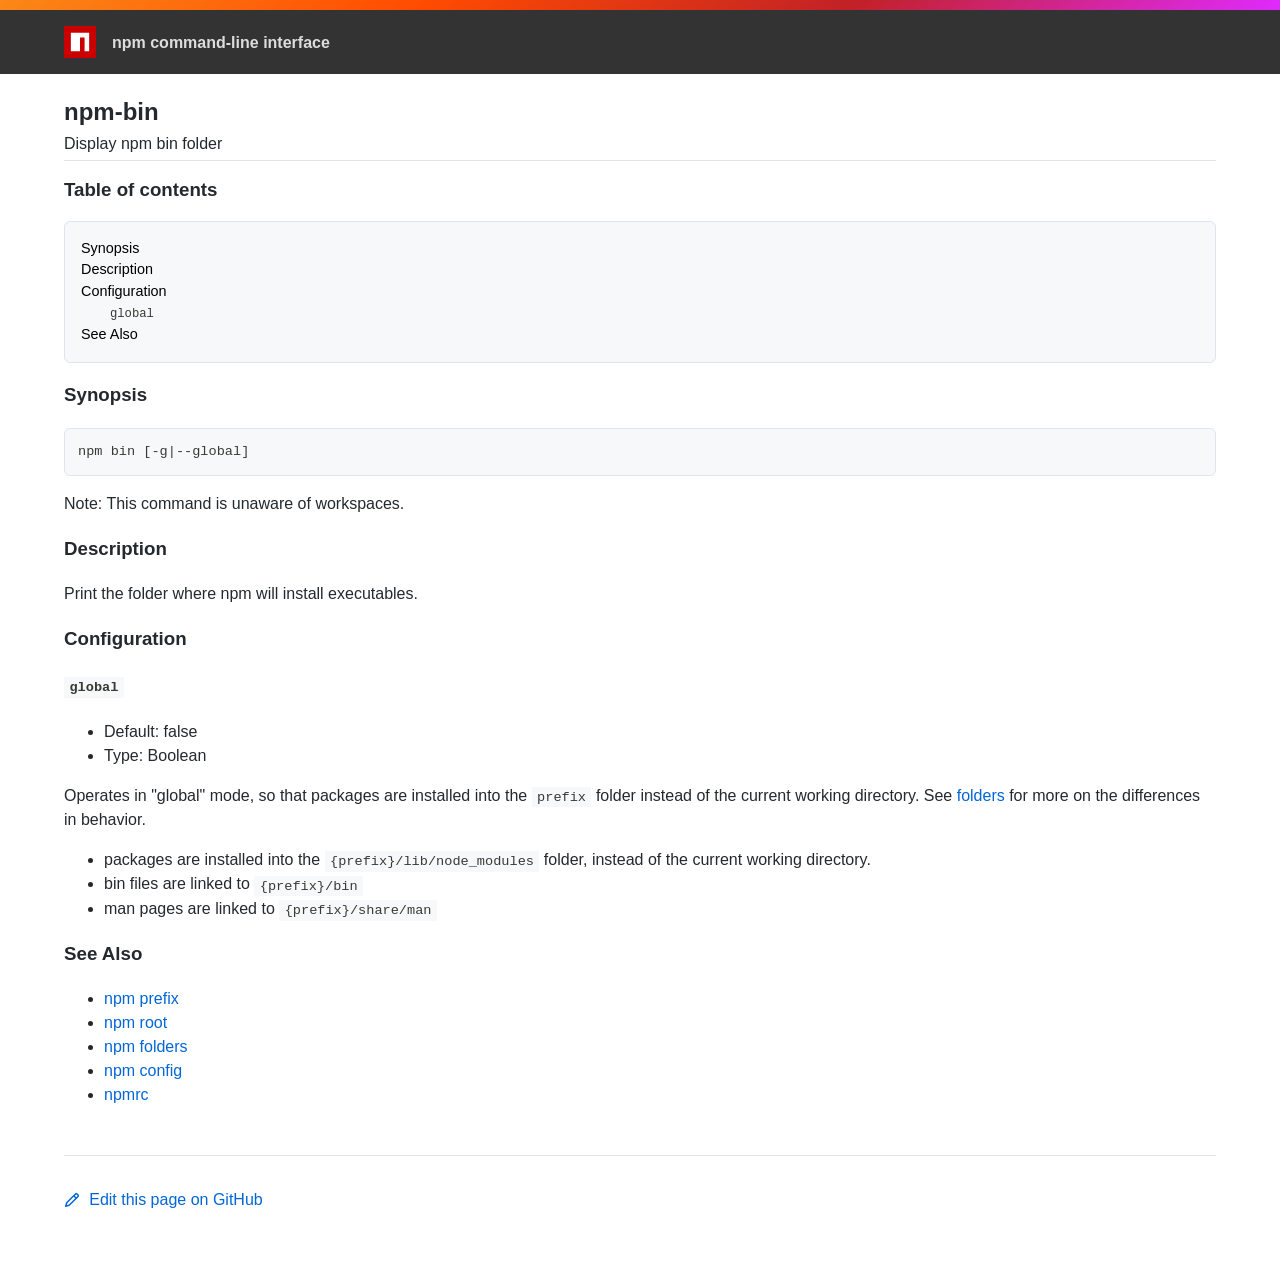
<file: .metadata/.plugins/org.eclipse.wildwebdeveloper.embedder.node/node-v16.14.2-win-x64/node_modules/npm/docs/output/commands/npm-bin.html>
<!DOCTYPE html><html><head>
<meta charset="utf-8">
<title>npm-bin</title>
<style>
body {
    background-color: #ffffff;
    color: #24292e;

    margin: 0;

    line-height: 1.5;

    font-family: -apple-system, BlinkMacSystemFont, "Segoe UI", Helvetica, Arial, sans-serif, "Apple Color Emoji", "Segoe UI Emoji";
}
#rainbar {
    height: 10px;
    background-image: linear-gradient(139deg, #fb8817, #ff4b01, #c12127, #e02aff);
}

a {
    text-decoration: none;
    color: #0366d6;
}
a:hover {
    text-decoration: underline;
}

pre {
    margin: 1em 0px;
    padding: 1em;
    border: solid 1px #e1e4e8;
    border-radius: 6px;

    display: block;
    overflow: auto;

    white-space: pre;

    background-color: #f6f8fa;
    color: #393a34;
}
code {
    font-family: SFMono-Regular, Consolas, "Liberation Mono", Menlo, Courier, monospace;
    font-size: 85%;
    padding: 0.2em 0.4em;
    background-color: #f6f8fa;
    color: #393a34;
}
pre > code {
    padding: 0;
    background-color: inherit;
    color: inherit;
}
h1, h2, h3 {
    font-weight: 600;
}

#logobar {
    background-color: #333333;
    margin: 0 auto;
    padding: 1em 4em;
}
#logobar .logo {
    float: left;
}
#logobar .title {
    font-weight: 600;
    color: #dddddd;
    float: left;
    margin: 5px 0 0 1em;
}
#logobar:after {
    content: "";
    display: block;
    clear: both;
}

#content {
    margin: 0 auto;
    padding: 0 4em;
}

#table_of_contents > h2 {
    font-size: 1.17em;
}
#table_of_contents ul:first-child {
    border: solid 1px #e1e4e8;
    border-radius: 6px;
    padding: 1em;
    background-color: #f6f8fa;
    color: #393a34;
}
#table_of_contents ul {
    list-style-type: none;
    padding-left: 1.5em;
}
#table_of_contents li {
    font-size: 0.9em;
}
#table_of_contents li a {
    color: #000000;
}

header.title {
    border-bottom: solid 1px #e1e4e8;
}
header.title > h1 {
    margin-bottom: 0.25em;
}
header.title > .description {
    display: block;
    margin-bottom: 0.5em;
    line-height: 1;
}

footer#edit {
    border-top: solid 1px #e1e4e8;
    margin: 3em 0 4em 0;
    padding-top: 2em;
}
</style>
</head>
<body>
<div id="banner">
<div id="rainbar"></div>
<div id="logobar">
<svg class="logo" role="img" height="32" width="32" viewBox="0 0 700 700">
<polygon fill="#cb0000" points="0,700 700,700 700,0 0,0"></polygon>
<polygon fill="#ffffff" points="150,550 350,550 350,250 450,250 450,550 550,550 550,150 150,150"></polygon>
</svg>
<div class="title">
npm command-line interface
</div>
</div>
</div>

<section id="content">
<header class="title">
<h1 id="npm-bin">npm-bin</h1>
<span class="description">Display npm bin folder</span>
</header>

<section id="table_of_contents">
<h2 id="table-of-contents">Table of contents</h2>
<div id="_table_of_contents"><ul><li><a href="#synopsis">Synopsis</a></li><li><a href="#description">Description</a></li><li><a href="#configuration">Configuration</a></li><ul><li><a href="#global"><code>global</code></a></li></ul><li><a href="#see-also">See Also</a></li></ul></div>
</section>

<div id="_content"><h3 id="synopsis">Synopsis</h3>
<pre lang="bash"><code>npm bin [-g|--global]
</code></pre>
<p>Note: This command is unaware of workspaces.</p>
<h3 id="description">Description</h3>
<p>Print the folder where npm will install executables.</p>
<h3 id="configuration">Configuration</h3>
<!-- raw HTML omitted -->
<!-- raw HTML omitted -->
<!-- raw HTML omitted -->
<h4 id="global"><code>global</code></h4>
<ul>
<li>Default: false</li>
<li>Type: Boolean</li>
</ul>
<p>Operates in "global" mode, so that packages are installed into the <code>prefix</code>
folder instead of the current working directory. See
<a href="../configuring-npm/folders.html">folders</a> for more on the differences in behavior.</p>
<ul>
<li>packages are installed into the <code>{prefix}/lib/node_modules</code> folder, instead
of the current working directory.</li>
<li>bin files are linked to <code>{prefix}/bin</code></li>
<li>man pages are linked to <code>{prefix}/share/man</code></li>
</ul>
<!-- raw HTML omitted -->
<!-- raw HTML omitted -->
<!-- raw HTML omitted -->
<h3 id="see-also">See Also</h3>
<ul>
<li><a href="../commands/npm-prefix.html">npm prefix</a></li>
<li><a href="../commands/npm-root.html">npm root</a></li>
<li><a href="../configuring-npm/folders.html">npm folders</a></li>
<li><a href="../commands/npm-config.html">npm config</a></li>
<li><a href="../configuring-npm/npmrc.html">npmrc</a></li>
</ul>
</div>

<footer id="edit">
<a href="https://github.com/npm/cli/edit/latest/docs/content/commands/npm-bin.md">
<svg role="img" viewBox="0 0 16 16" width="16" height="16" fill="currentcolor" style="vertical-align: text-bottom; margin-right: 0.3em;">
<path fill-rule="evenodd" d="M11.013 1.427a1.75 1.75 0 012.474 0l1.086 1.086a1.75 1.75 0 010 2.474l-8.61 8.61c-.21.21-.47.364-.756.445l-3.251.93a.75.75 0 01-.927-.928l.929-3.25a1.75 1.75 0 01.445-.758l8.61-8.61zm1.414 1.06a.25.25 0 00-.354 0L10.811 3.75l1.439 1.44 1.263-1.263a.25.25 0 000-.354l-1.086-1.086zM11.189 6.25L9.75 4.81l-6.286 6.287a.25.25 0 00-.064.108l-.558 1.953 1.953-.558a.249.249 0 00.108-.064l6.286-6.286z"></path>
</svg>
Edit this page on GitHub
</a>
</footer>
</section>



</body></html>
</file>
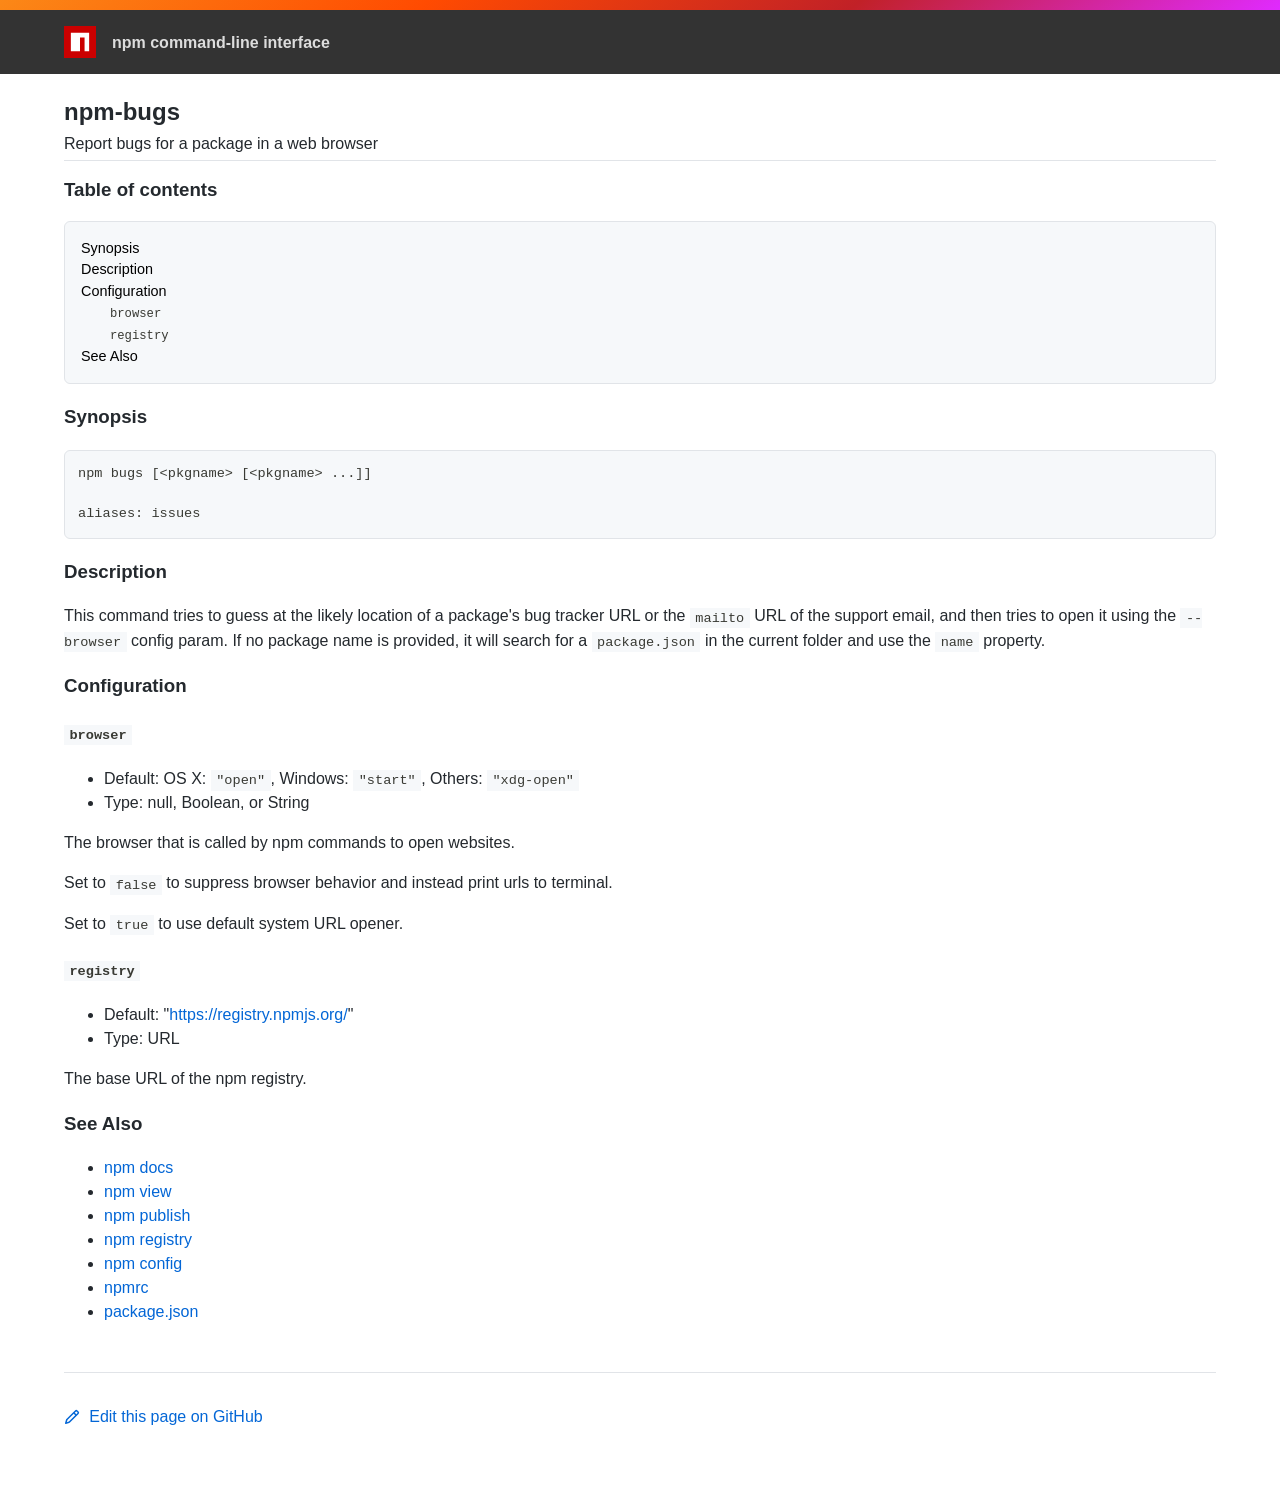
<file: .metadata/.plugins/org.eclipse.wildwebdeveloper.embedder.node/node-v16.14.2-win-x64/node_modules/npm/docs/output/commands/npm-bugs.html>
<!DOCTYPE html><html><head>
<meta charset="utf-8">
<title>npm-bugs</title>
<style>
body {
    background-color: #ffffff;
    color: #24292e;

    margin: 0;

    line-height: 1.5;

    font-family: -apple-system, BlinkMacSystemFont, "Segoe UI", Helvetica, Arial, sans-serif, "Apple Color Emoji", "Segoe UI Emoji";
}
#rainbar {
    height: 10px;
    background-image: linear-gradient(139deg, #fb8817, #ff4b01, #c12127, #e02aff);
}

a {
    text-decoration: none;
    color: #0366d6;
}
a:hover {
    text-decoration: underline;
}

pre {
    margin: 1em 0px;
    padding: 1em;
    border: solid 1px #e1e4e8;
    border-radius: 6px;

    display: block;
    overflow: auto;

    white-space: pre;

    background-color: #f6f8fa;
    color: #393a34;
}
code {
    font-family: SFMono-Regular, Consolas, "Liberation Mono", Menlo, Courier, monospace;
    font-size: 85%;
    padding: 0.2em 0.4em;
    background-color: #f6f8fa;
    color: #393a34;
}
pre > code {
    padding: 0;
    background-color: inherit;
    color: inherit;
}
h1, h2, h3 {
    font-weight: 600;
}

#logobar {
    background-color: #333333;
    margin: 0 auto;
    padding: 1em 4em;
}
#logobar .logo {
    float: left;
}
#logobar .title {
    font-weight: 600;
    color: #dddddd;
    float: left;
    margin: 5px 0 0 1em;
}
#logobar:after {
    content: "";
    display: block;
    clear: both;
}

#content {
    margin: 0 auto;
    padding: 0 4em;
}

#table_of_contents > h2 {
    font-size: 1.17em;
}
#table_of_contents ul:first-child {
    border: solid 1px #e1e4e8;
    border-radius: 6px;
    padding: 1em;
    background-color: #f6f8fa;
    color: #393a34;
}
#table_of_contents ul {
    list-style-type: none;
    padding-left: 1.5em;
}
#table_of_contents li {
    font-size: 0.9em;
}
#table_of_contents li a {
    color: #000000;
}

header.title {
    border-bottom: solid 1px #e1e4e8;
}
header.title > h1 {
    margin-bottom: 0.25em;
}
header.title > .description {
    display: block;
    margin-bottom: 0.5em;
    line-height: 1;
}

footer#edit {
    border-top: solid 1px #e1e4e8;
    margin: 3em 0 4em 0;
    padding-top: 2em;
}
</style>
</head>
<body>
<div id="banner">
<div id="rainbar"></div>
<div id="logobar">
<svg class="logo" role="img" height="32" width="32" viewBox="0 0 700 700">
<polygon fill="#cb0000" points="0,700 700,700 700,0 0,0"></polygon>
<polygon fill="#ffffff" points="150,550 350,550 350,250 450,250 450,550 550,550 550,150 150,150"></polygon>
</svg>
<div class="title">
npm command-line interface
</div>
</div>
</div>

<section id="content">
<header class="title">
<h1 id="npm-bugs">npm-bugs</h1>
<span class="description">Report bugs for a package in a web browser</span>
</header>

<section id="table_of_contents">
<h2 id="table-of-contents">Table of contents</h2>
<div id="_table_of_contents"><ul><li><a href="#synopsis">Synopsis</a></li><li><a href="#description">Description</a></li><li><a href="#configuration">Configuration</a></li><ul><li><a href="#browser"><code>browser</code></a></li><li><a href="#registry"><code>registry</code></a></li></ul><li><a href="#see-also">See Also</a></li></ul></div>
</section>

<div id="_content"><h3 id="synopsis">Synopsis</h3>
<pre lang="bash"><code>npm bugs [&lt;pkgname&gt; [&lt;pkgname&gt; ...]]

aliases: issues
</code></pre>
<h3 id="description">Description</h3>
<p>This command tries to guess at the likely location of a package's bug
tracker URL or the <code>mailto</code> URL of the support email, and then tries to
open it using the <code>--browser</code> config param. If no package name is provided, it
will search for a <code>package.json</code> in the current folder and use the <code>name</code> property.</p>
<h3 id="configuration">Configuration</h3>
<!-- raw HTML omitted -->
<!-- raw HTML omitted -->
<!-- raw HTML omitted -->
<h4 id="browser"><code>browser</code></h4>
<ul>
<li>Default: OS X: <code>"open"</code>, Windows: <code>"start"</code>, Others: <code>"xdg-open"</code></li>
<li>Type: null, Boolean, or String</li>
</ul>
<p>The browser that is called by npm commands to open websites.</p>
<p>Set to <code>false</code> to suppress browser behavior and instead print urls to
terminal.</p>
<p>Set to <code>true</code> to use default system URL opener.</p>
<!-- raw HTML omitted -->
<!-- raw HTML omitted -->
<h4 id="registry"><code>registry</code></h4>
<ul>
<li>Default: "<a href="https://registry.npmjs.org/">https://registry.npmjs.org/</a>"</li>
<li>Type: URL</li>
</ul>
<p>The base URL of the npm registry.</p>
<!-- raw HTML omitted -->
<!-- raw HTML omitted -->
<!-- raw HTML omitted -->
<h3 id="see-also">See Also</h3>
<ul>
<li><a href="../commands/npm-docs.html">npm docs</a></li>
<li><a href="../commands/npm-view.html">npm view</a></li>
<li><a href="../commands/npm-publish.html">npm publish</a></li>
<li><a href="../using-npm/registry.html">npm registry</a></li>
<li><a href="../commands/npm-config.html">npm config</a></li>
<li><a href="../configuring-npm/npmrc.html">npmrc</a></li>
<li><a href="../configuring-npm/package-json.html">package.json</a></li>
</ul>
</div>

<footer id="edit">
<a href="https://github.com/npm/cli/edit/latest/docs/content/commands/npm-bugs.md">
<svg role="img" viewBox="0 0 16 16" width="16" height="16" fill="currentcolor" style="vertical-align: text-bottom; margin-right: 0.3em;">
<path fill-rule="evenodd" d="M11.013 1.427a1.75 1.75 0 012.474 0l1.086 1.086a1.75 1.75 0 010 2.474l-8.61 8.61c-.21.21-.47.364-.756.445l-3.251.93a.75.75 0 01-.927-.928l.929-3.25a1.75 1.75 0 01.445-.758l8.61-8.61zm1.414 1.06a.25.25 0 00-.354 0L10.811 3.75l1.439 1.44 1.263-1.263a.25.25 0 000-.354l-1.086-1.086zM11.189 6.25L9.75 4.81l-6.286 6.287a.25.25 0 00-.064.108l-.558 1.953 1.953-.558a.249.249 0 00.108-.064l6.286-6.286z"></path>
</svg>
Edit this page on GitHub
</a>
</footer>
</section>



</body></html>
</file>
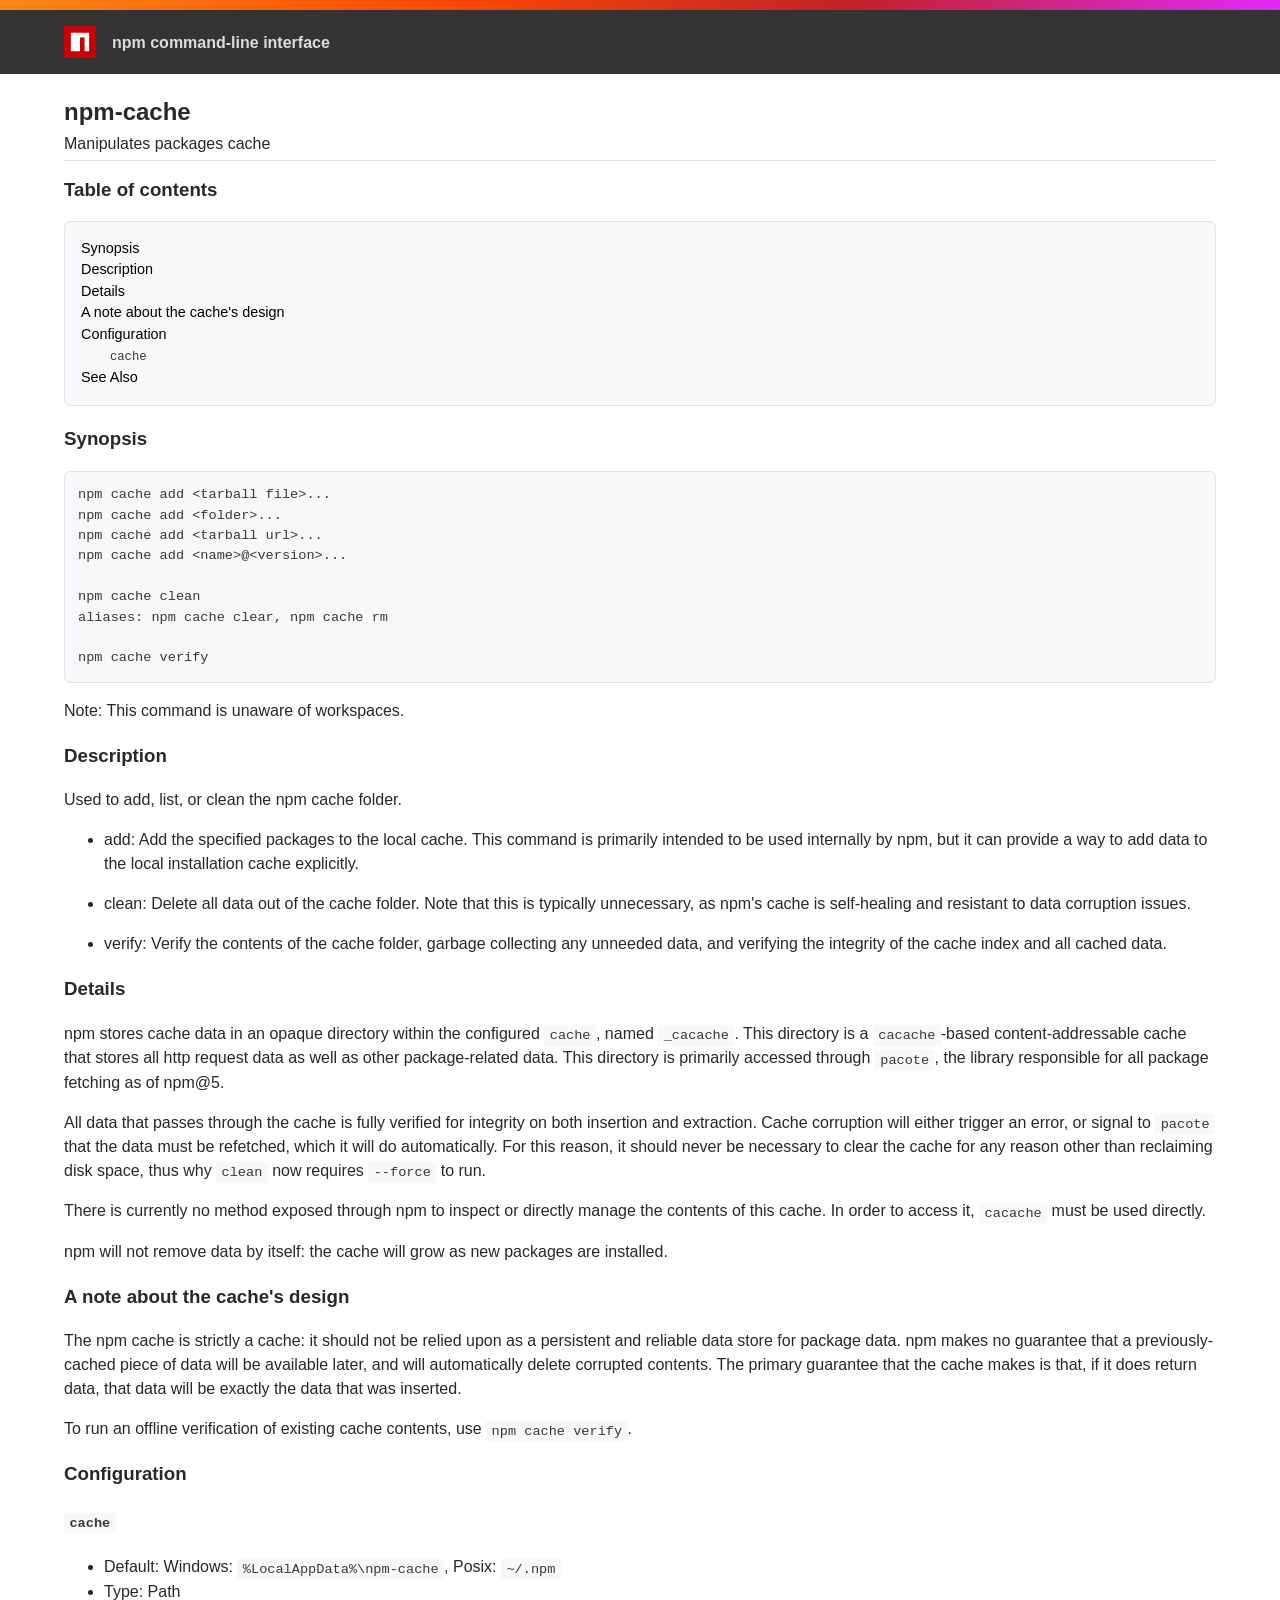
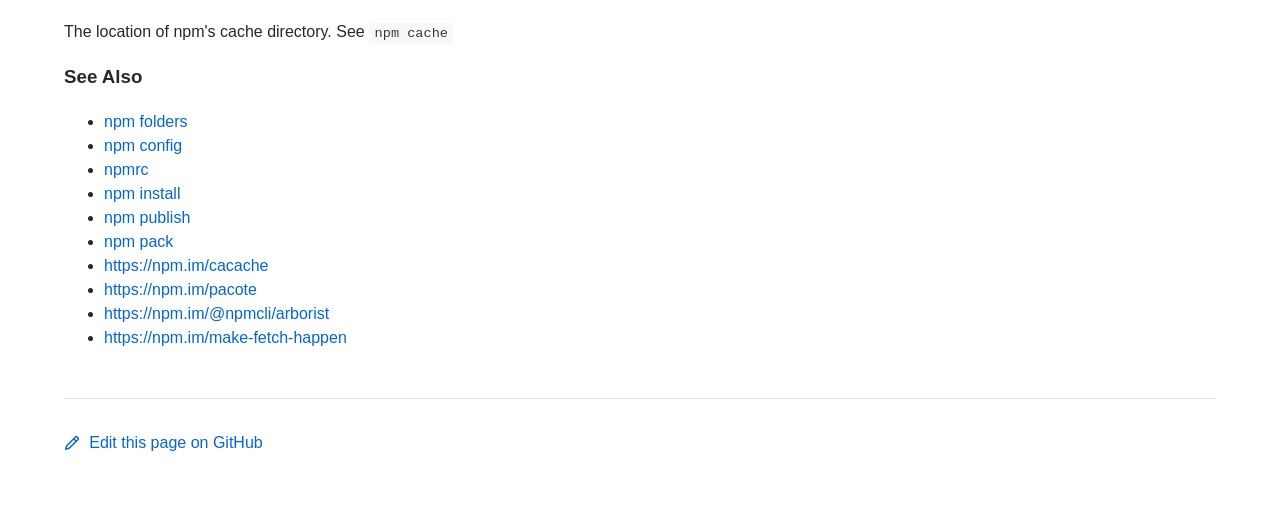
<file: .metadata/.plugins/org.eclipse.wildwebdeveloper.embedder.node/node-v16.14.2-win-x64/node_modules/npm/docs/output/commands/npm-cache.html>
<!DOCTYPE html><html><head>
<meta charset="utf-8">
<title>npm-cache</title>
<style>
body {
    background-color: #ffffff;
    color: #24292e;

    margin: 0;

    line-height: 1.5;

    font-family: -apple-system, BlinkMacSystemFont, "Segoe UI", Helvetica, Arial, sans-serif, "Apple Color Emoji", "Segoe UI Emoji";
}
#rainbar {
    height: 10px;
    background-image: linear-gradient(139deg, #fb8817, #ff4b01, #c12127, #e02aff);
}

a {
    text-decoration: none;
    color: #0366d6;
}
a:hover {
    text-decoration: underline;
}

pre {
    margin: 1em 0px;
    padding: 1em;
    border: solid 1px #e1e4e8;
    border-radius: 6px;

    display: block;
    overflow: auto;

    white-space: pre;

    background-color: #f6f8fa;
    color: #393a34;
}
code {
    font-family: SFMono-Regular, Consolas, "Liberation Mono", Menlo, Courier, monospace;
    font-size: 85%;
    padding: 0.2em 0.4em;
    background-color: #f6f8fa;
    color: #393a34;
}
pre > code {
    padding: 0;
    background-color: inherit;
    color: inherit;
}
h1, h2, h3 {
    font-weight: 600;
}

#logobar {
    background-color: #333333;
    margin: 0 auto;
    padding: 1em 4em;
}
#logobar .logo {
    float: left;
}
#logobar .title {
    font-weight: 600;
    color: #dddddd;
    float: left;
    margin: 5px 0 0 1em;
}
#logobar:after {
    content: "";
    display: block;
    clear: both;
}

#content {
    margin: 0 auto;
    padding: 0 4em;
}

#table_of_contents > h2 {
    font-size: 1.17em;
}
#table_of_contents ul:first-child {
    border: solid 1px #e1e4e8;
    border-radius: 6px;
    padding: 1em;
    background-color: #f6f8fa;
    color: #393a34;
}
#table_of_contents ul {
    list-style-type: none;
    padding-left: 1.5em;
}
#table_of_contents li {
    font-size: 0.9em;
}
#table_of_contents li a {
    color: #000000;
}

header.title {
    border-bottom: solid 1px #e1e4e8;
}
header.title > h1 {
    margin-bottom: 0.25em;
}
header.title > .description {
    display: block;
    margin-bottom: 0.5em;
    line-height: 1;
}

footer#edit {
    border-top: solid 1px #e1e4e8;
    margin: 3em 0 4em 0;
    padding-top: 2em;
}
</style>
</head>
<body>
<div id="banner">
<div id="rainbar"></div>
<div id="logobar">
<svg class="logo" role="img" height="32" width="32" viewBox="0 0 700 700">
<polygon fill="#cb0000" points="0,700 700,700 700,0 0,0"></polygon>
<polygon fill="#ffffff" points="150,550 350,550 350,250 450,250 450,550 550,550 550,150 150,150"></polygon>
</svg>
<div class="title">
npm command-line interface
</div>
</div>
</div>

<section id="content">
<header class="title">
<h1 id="npm-cache">npm-cache</h1>
<span class="description">Manipulates packages cache</span>
</header>

<section id="table_of_contents">
<h2 id="table-of-contents">Table of contents</h2>
<div id="_table_of_contents"><ul><li><a href="#synopsis">Synopsis</a></li><li><a href="#description">Description</a></li><li><a href="#details">Details</a></li><li><a href="#a-note-about-the-caches-design">A note about the cache's design</a></li><li><a href="#configuration">Configuration</a></li><ul><li><a href="#cache"><code>cache</code></a></li></ul><li><a href="#see-also">See Also</a></li></ul></div>
</section>

<div id="_content"><h3 id="synopsis">Synopsis</h3>
<pre lang="bash"><code>npm cache add &lt;tarball file&gt;...
npm cache add &lt;folder&gt;...
npm cache add &lt;tarball url&gt;...
npm cache add &lt;name&gt;@&lt;version&gt;...

npm cache clean
aliases: npm cache clear, npm cache rm

npm cache verify
</code></pre>
<p>Note: This command is unaware of workspaces.</p>
<h3 id="description">Description</h3>
<p>Used to add, list, or clean the npm cache folder.</p>
<ul>
<li>
<p>add:
Add the specified packages to the local cache.  This command is primarily
intended to be used internally by npm, but it can provide a way to
add data to the local installation cache explicitly.</p>
</li>
<li>
<p>clean:
Delete all data out of the cache folder.  Note that this is typically
unnecessary, as npm's cache is self-healing and resistant to data
corruption issues.</p>
</li>
<li>
<p>verify:
Verify the contents of the cache folder, garbage collecting any unneeded
data, and verifying the integrity of the cache index and all cached data.</p>
</li>
</ul>
<h3 id="details">Details</h3>
<p>npm stores cache data in an opaque directory within the configured <code>cache</code>,
named <code>_cacache</code>. This directory is a
<a href="http://npm.im/cacache"><code>cacache</code></a>-based content-addressable cache that
stores all http request data as well as other package-related data. This
directory is primarily accessed through <code>pacote</code>, the library responsible
for all package fetching as of npm@5.</p>
<p>All data that passes through the cache is fully verified for integrity on
both insertion and extraction. Cache corruption will either trigger an
error, or signal to <code>pacote</code> that the data must be refetched, which it will
do automatically. For this reason, it should never be necessary to clear
the cache for any reason other than reclaiming disk space, thus why <code>clean</code>
now requires <code>--force</code> to run.</p>
<p>There is currently no method exposed through npm to inspect or directly
manage the contents of this cache. In order to access it, <code>cacache</code> must be
used directly.</p>
<p>npm will not remove data by itself: the cache will grow as new packages are
installed.</p>
<h3 id="a-note-about-the-caches-design">A note about the cache's design</h3>
<p>The npm cache is strictly a cache: it should not be relied upon as a
persistent and reliable data store for package data. npm makes no guarantee
that a previously-cached piece of data will be available later, and will
automatically delete corrupted contents. The primary guarantee that the
cache makes is that, if it does return data, that data will be exactly the
data that was inserted.</p>
<p>To run an offline verification of existing cache contents, use <code>npm cache verify</code>.</p>
<h3 id="configuration">Configuration</h3>
<!-- raw HTML omitted -->
<!-- raw HTML omitted -->
<!-- raw HTML omitted -->
<h4 id="cache"><code>cache</code></h4>
<ul>
<li>Default: Windows: <code>%LocalAppData%\npm-cache</code>, Posix: <code>~/.npm</code></li>
<li>Type: Path</li>
</ul>
<p>The location of npm's cache directory. See <a href="../commands/npm-cache.html"><code>npm cache</code></a></p>
<!-- raw HTML omitted -->
<!-- raw HTML omitted -->
<!-- raw HTML omitted -->
<h3 id="see-also">See Also</h3>
<ul>
<li><a href="../configuring-npm/folders.html">npm folders</a></li>
<li><a href="../commands/npm-config.html">npm config</a></li>
<li><a href="../configuring-npm/npmrc.html">npmrc</a></li>
<li><a href="../commands/npm-install.html">npm install</a></li>
<li><a href="../commands/npm-publish.html">npm publish</a></li>
<li><a href="../commands/npm-pack.html">npm pack</a></li>
<li><a href="https://npm.im/cacache">https://npm.im/cacache</a></li>
<li><a href="https://npm.im/pacote">https://npm.im/pacote</a></li>
<li><a href="https://npm.im/@npmcli/arborist">https://npm.im/@npmcli/arborist</a></li>
<li><a href="https://npm.im/make-fetch-happen">https://npm.im/make-fetch-happen</a></li>
</ul>
</div>

<footer id="edit">
<a href="https://github.com/npm/cli/edit/latest/docs/content/commands/npm-cache.md">
<svg role="img" viewBox="0 0 16 16" width="16" height="16" fill="currentcolor" style="vertical-align: text-bottom; margin-right: 0.3em;">
<path fill-rule="evenodd" d="M11.013 1.427a1.75 1.75 0 012.474 0l1.086 1.086a1.75 1.75 0 010 2.474l-8.61 8.61c-.21.21-.47.364-.756.445l-3.251.93a.75.75 0 01-.927-.928l.929-3.25a1.75 1.75 0 01.445-.758l8.61-8.61zm1.414 1.06a.25.25 0 00-.354 0L10.811 3.75l1.439 1.44 1.263-1.263a.25.25 0 000-.354l-1.086-1.086zM11.189 6.25L9.75 4.81l-6.286 6.287a.25.25 0 00-.064.108l-.558 1.953 1.953-.558a.249.249 0 00.108-.064l6.286-6.286z"></path>
</svg>
Edit this page on GitHub
</a>
</footer>
</section>



</body></html>
</file>
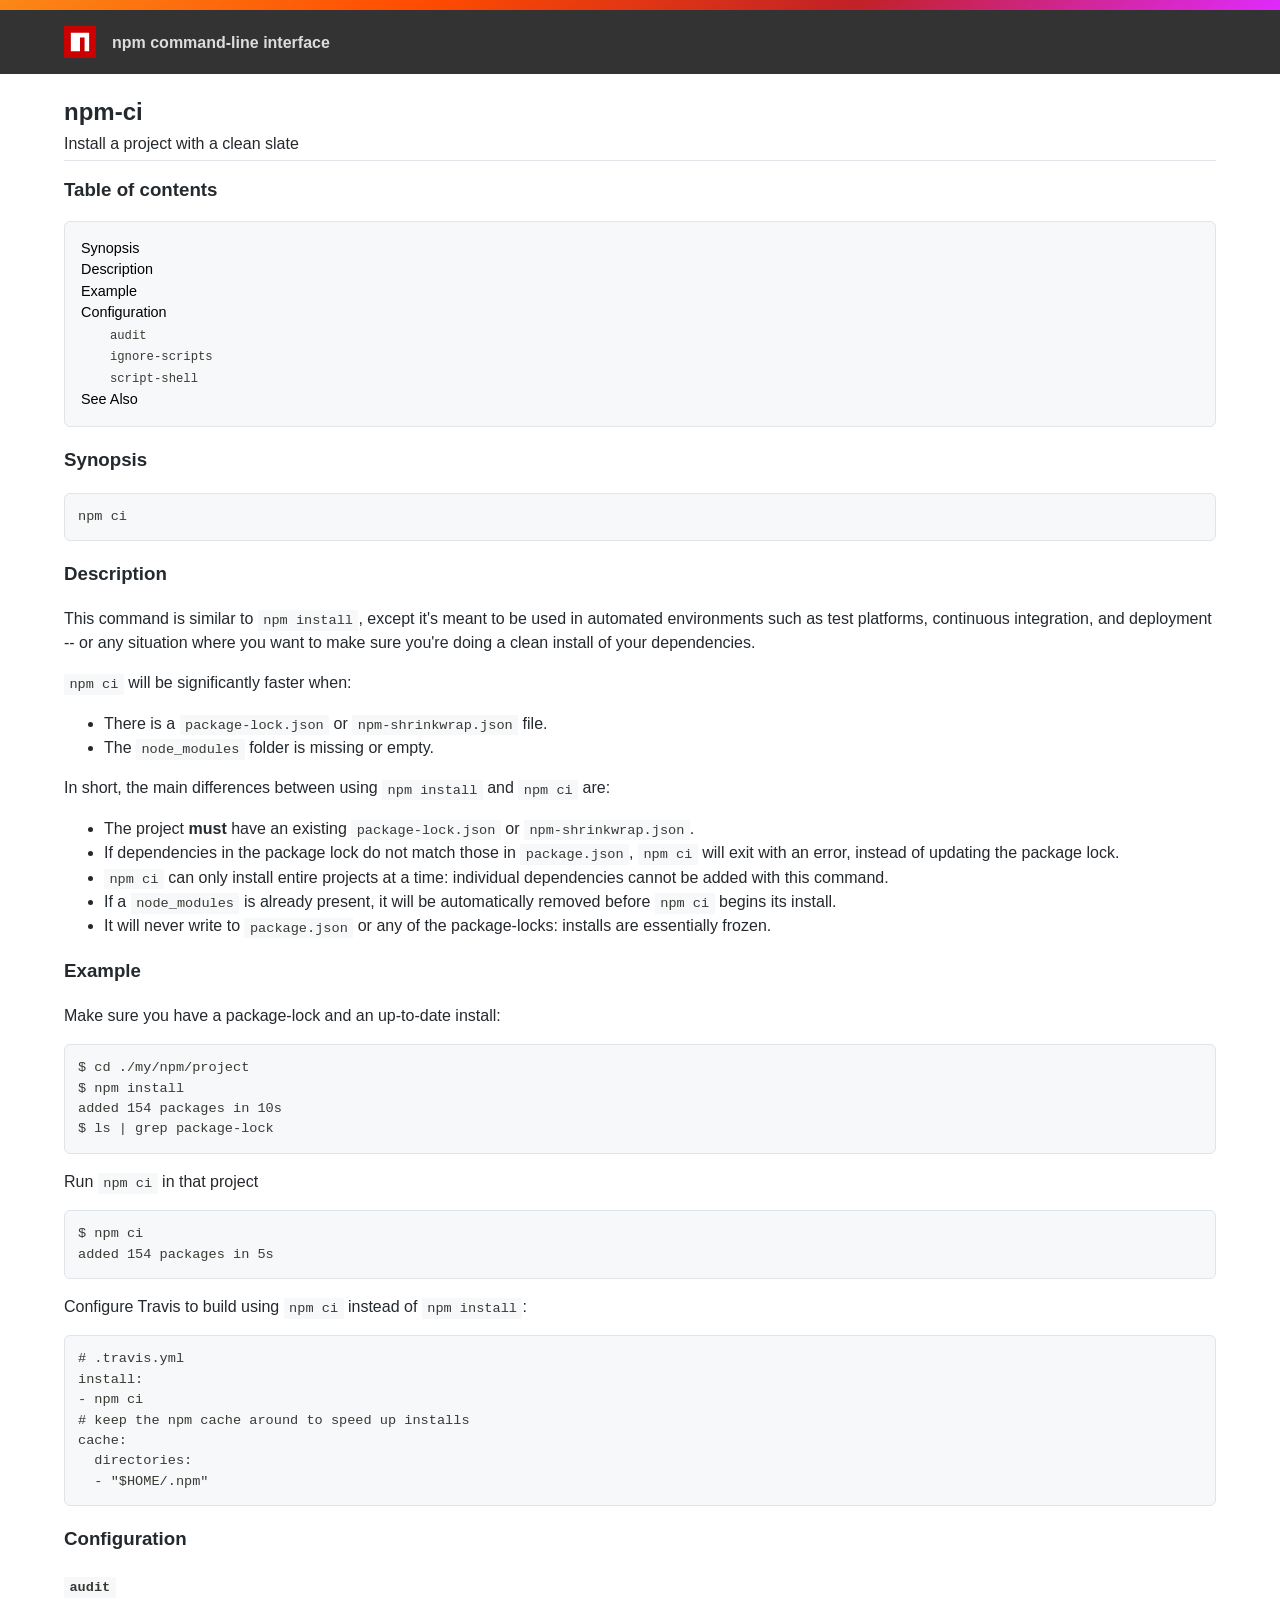
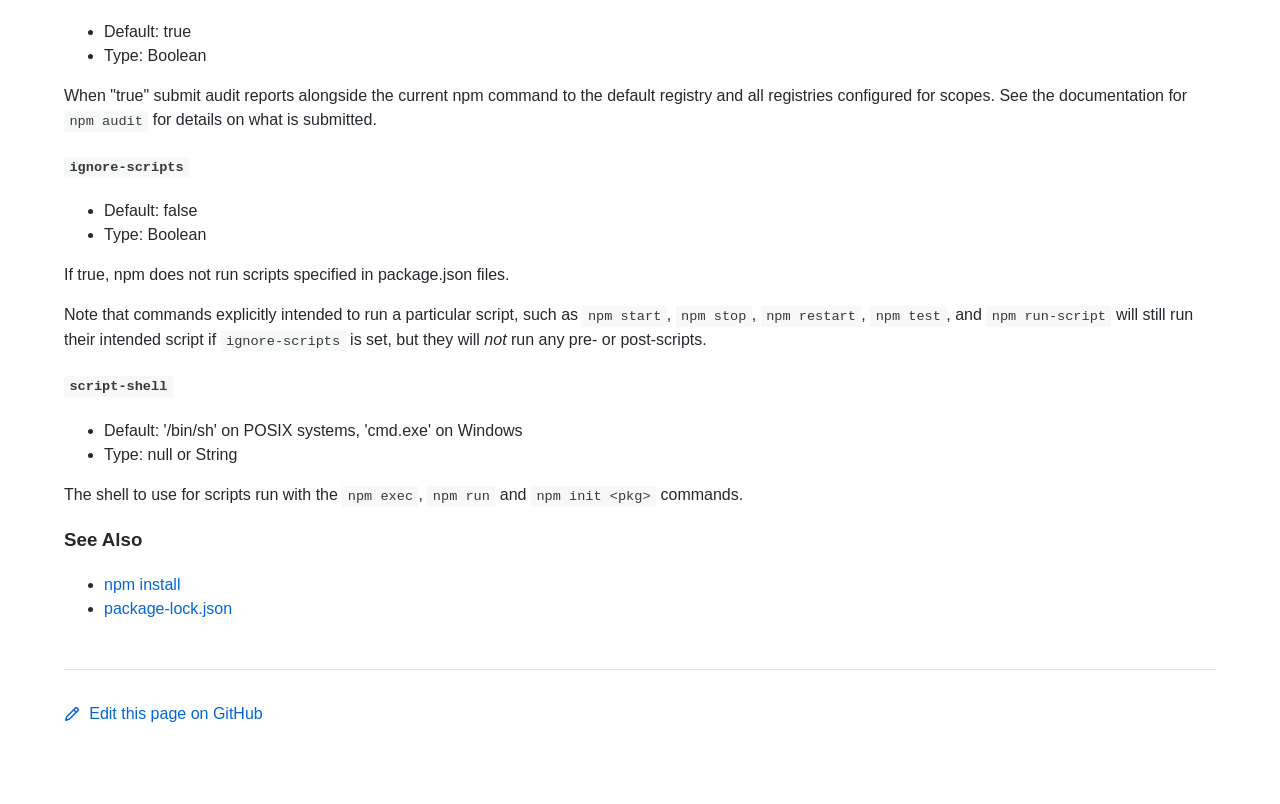
<file: .metadata/.plugins/org.eclipse.wildwebdeveloper.embedder.node/node-v16.14.2-win-x64/node_modules/npm/docs/output/commands/npm-ci.html>
<!DOCTYPE html><html><head>
<meta charset="utf-8">
<title>npm-ci</title>
<style>
body {
    background-color: #ffffff;
    color: #24292e;

    margin: 0;

    line-height: 1.5;

    font-family: -apple-system, BlinkMacSystemFont, "Segoe UI", Helvetica, Arial, sans-serif, "Apple Color Emoji", "Segoe UI Emoji";
}
#rainbar {
    height: 10px;
    background-image: linear-gradient(139deg, #fb8817, #ff4b01, #c12127, #e02aff);
}

a {
    text-decoration: none;
    color: #0366d6;
}
a:hover {
    text-decoration: underline;
}

pre {
    margin: 1em 0px;
    padding: 1em;
    border: solid 1px #e1e4e8;
    border-radius: 6px;

    display: block;
    overflow: auto;

    white-space: pre;

    background-color: #f6f8fa;
    color: #393a34;
}
code {
    font-family: SFMono-Regular, Consolas, "Liberation Mono", Menlo, Courier, monospace;
    font-size: 85%;
    padding: 0.2em 0.4em;
    background-color: #f6f8fa;
    color: #393a34;
}
pre > code {
    padding: 0;
    background-color: inherit;
    color: inherit;
}
h1, h2, h3 {
    font-weight: 600;
}

#logobar {
    background-color: #333333;
    margin: 0 auto;
    padding: 1em 4em;
}
#logobar .logo {
    float: left;
}
#logobar .title {
    font-weight: 600;
    color: #dddddd;
    float: left;
    margin: 5px 0 0 1em;
}
#logobar:after {
    content: "";
    display: block;
    clear: both;
}

#content {
    margin: 0 auto;
    padding: 0 4em;
}

#table_of_contents > h2 {
    font-size: 1.17em;
}
#table_of_contents ul:first-child {
    border: solid 1px #e1e4e8;
    border-radius: 6px;
    padding: 1em;
    background-color: #f6f8fa;
    color: #393a34;
}
#table_of_contents ul {
    list-style-type: none;
    padding-left: 1.5em;
}
#table_of_contents li {
    font-size: 0.9em;
}
#table_of_contents li a {
    color: #000000;
}

header.title {
    border-bottom: solid 1px #e1e4e8;
}
header.title > h1 {
    margin-bottom: 0.25em;
}
header.title > .description {
    display: block;
    margin-bottom: 0.5em;
    line-height: 1;
}

footer#edit {
    border-top: solid 1px #e1e4e8;
    margin: 3em 0 4em 0;
    padding-top: 2em;
}
</style>
</head>
<body>
<div id="banner">
<div id="rainbar"></div>
<div id="logobar">
<svg class="logo" role="img" height="32" width="32" viewBox="0 0 700 700">
<polygon fill="#cb0000" points="0,700 700,700 700,0 0,0"></polygon>
<polygon fill="#ffffff" points="150,550 350,550 350,250 450,250 450,550 550,550 550,150 150,150"></polygon>
</svg>
<div class="title">
npm command-line interface
</div>
</div>
</div>

<section id="content">
<header class="title">
<h1 id="npm-ci">npm-ci</h1>
<span class="description">Install a project with a clean slate</span>
</header>

<section id="table_of_contents">
<h2 id="table-of-contents">Table of contents</h2>
<div id="_table_of_contents"><ul><li><a href="#synopsis">Synopsis</a></li><li><a href="#description">Description</a></li><li><a href="#example">Example</a></li><li><a href="#configuration">Configuration</a></li><ul><li><a href="#audit"><code>audit</code></a></li><li><a href="#ignore-scripts"><code>ignore-scripts</code></a></li><li><a href="#script-shell"><code>script-shell</code></a></li></ul><li><a href="#see-also">See Also</a></li></ul></div>
</section>

<div id="_content"><h3 id="synopsis">Synopsis</h3>
<pre lang="bash"><code>npm ci
</code></pre>
<h3 id="description">Description</h3>
<p>This command is similar to <a href="../commands/npm-install.html"><code>npm install</code></a>, except
it's meant to be used in automated environments such as test platforms,
continuous integration, and deployment -- or any situation where you want
to make sure you're doing a clean install of your dependencies.</p>
<p><code>npm ci</code> will be significantly faster when:</p>
<ul>
<li>There is a <code>package-lock.json</code> or <code>npm-shrinkwrap.json</code> file.</li>
<li>The <code>node_modules</code> folder is missing or empty.</li>
</ul>
<p>In short, the main differences between using <code>npm install</code> and <code>npm ci</code> are:</p>
<ul>
<li>The project <strong>must</strong> have an existing <code>package-lock.json</code> or
<code>npm-shrinkwrap.json</code>.</li>
<li>If dependencies in the package lock do not match those in <code>package.json</code>,
<code>npm ci</code> will exit with an error, instead of updating the package lock.</li>
<li><code>npm ci</code> can only install entire projects at a time: individual
dependencies cannot be added with this command.</li>
<li>If a <code>node_modules</code> is already present, it will be automatically removed
before <code>npm ci</code> begins its install.</li>
<li>It will never write to <code>package.json</code> or any of the package-locks:
installs are essentially frozen.</li>
</ul>
<h3 id="example">Example</h3>
<p>Make sure you have a package-lock and an up-to-date install:</p>
<pre lang="bash"><code>$ cd ./my/npm/project
$ npm install
added 154 packages in 10s
$ ls | grep package-lock
</code></pre>
<p>Run <code>npm ci</code> in that project</p>
<pre lang="bash"><code>$ npm ci
added 154 packages in 5s
</code></pre>
<p>Configure Travis to build using <code>npm ci</code> instead of <code>npm install</code>:</p>
<pre lang="bash"><code># .travis.yml
install:
- npm ci
# keep the npm cache around to speed up installs
cache:
  directories:
  - "$HOME/.npm"
</code></pre>
<h3 id="configuration">Configuration</h3>
<!-- raw HTML omitted -->
<!-- raw HTML omitted -->
<!-- raw HTML omitted -->
<h4 id="audit"><code>audit</code></h4>
<ul>
<li>Default: true</li>
<li>Type: Boolean</li>
</ul>
<p>When "true" submit audit reports alongside the current npm command to the
default registry and all registries configured for scopes. See the
documentation for <a href="../commands/npm-audit.html"><code>npm audit</code></a> for details on what is
submitted.</p>
<!-- raw HTML omitted -->
<!-- raw HTML omitted -->
<h4 id="ignore-scripts"><code>ignore-scripts</code></h4>
<ul>
<li>Default: false</li>
<li>Type: Boolean</li>
</ul>
<p>If true, npm does not run scripts specified in package.json files.</p>
<p>Note that commands explicitly intended to run a particular script, such as
<code>npm start</code>, <code>npm stop</code>, <code>npm restart</code>, <code>npm test</code>, and <code>npm run-script</code>
will still run their intended script if <code>ignore-scripts</code> is set, but they
will <em>not</em> run any pre- or post-scripts.</p>
<!-- raw HTML omitted -->
<!-- raw HTML omitted -->
<h4 id="script-shell"><code>script-shell</code></h4>
<ul>
<li>Default: '/bin/sh' on POSIX systems, 'cmd.exe' on Windows</li>
<li>Type: null or String</li>
</ul>
<p>The shell to use for scripts run with the <code>npm exec</code>, <code>npm run</code> and <code>npm init &lt;pkg&gt;</code> commands.</p>
<!-- raw HTML omitted -->
<!-- raw HTML omitted -->
<!-- raw HTML omitted -->
<h3 id="see-also">See Also</h3>
<ul>
<li><a href="../commands/npm-install.html">npm install</a></li>
<li><a href="../configuring-npm/package-lock-json.html">package-lock.json</a></li>
</ul>
</div>

<footer id="edit">
<a href="https://github.com/npm/cli/edit/latest/docs/content/commands/npm-ci.md">
<svg role="img" viewBox="0 0 16 16" width="16" height="16" fill="currentcolor" style="vertical-align: text-bottom; margin-right: 0.3em;">
<path fill-rule="evenodd" d="M11.013 1.427a1.75 1.75 0 012.474 0l1.086 1.086a1.75 1.75 0 010 2.474l-8.61 8.61c-.21.21-.47.364-.756.445l-3.251.93a.75.75 0 01-.927-.928l.929-3.25a1.75 1.75 0 01.445-.758l8.61-8.61zm1.414 1.06a.25.25 0 00-.354 0L10.811 3.75l1.439 1.44 1.263-1.263a.25.25 0 000-.354l-1.086-1.086zM11.189 6.25L9.75 4.81l-6.286 6.287a.25.25 0 00-.064.108l-.558 1.953 1.953-.558a.249.249 0 00.108-.064l6.286-6.286z"></path>
</svg>
Edit this page on GitHub
</a>
</footer>
</section>



</body></html>
</file>
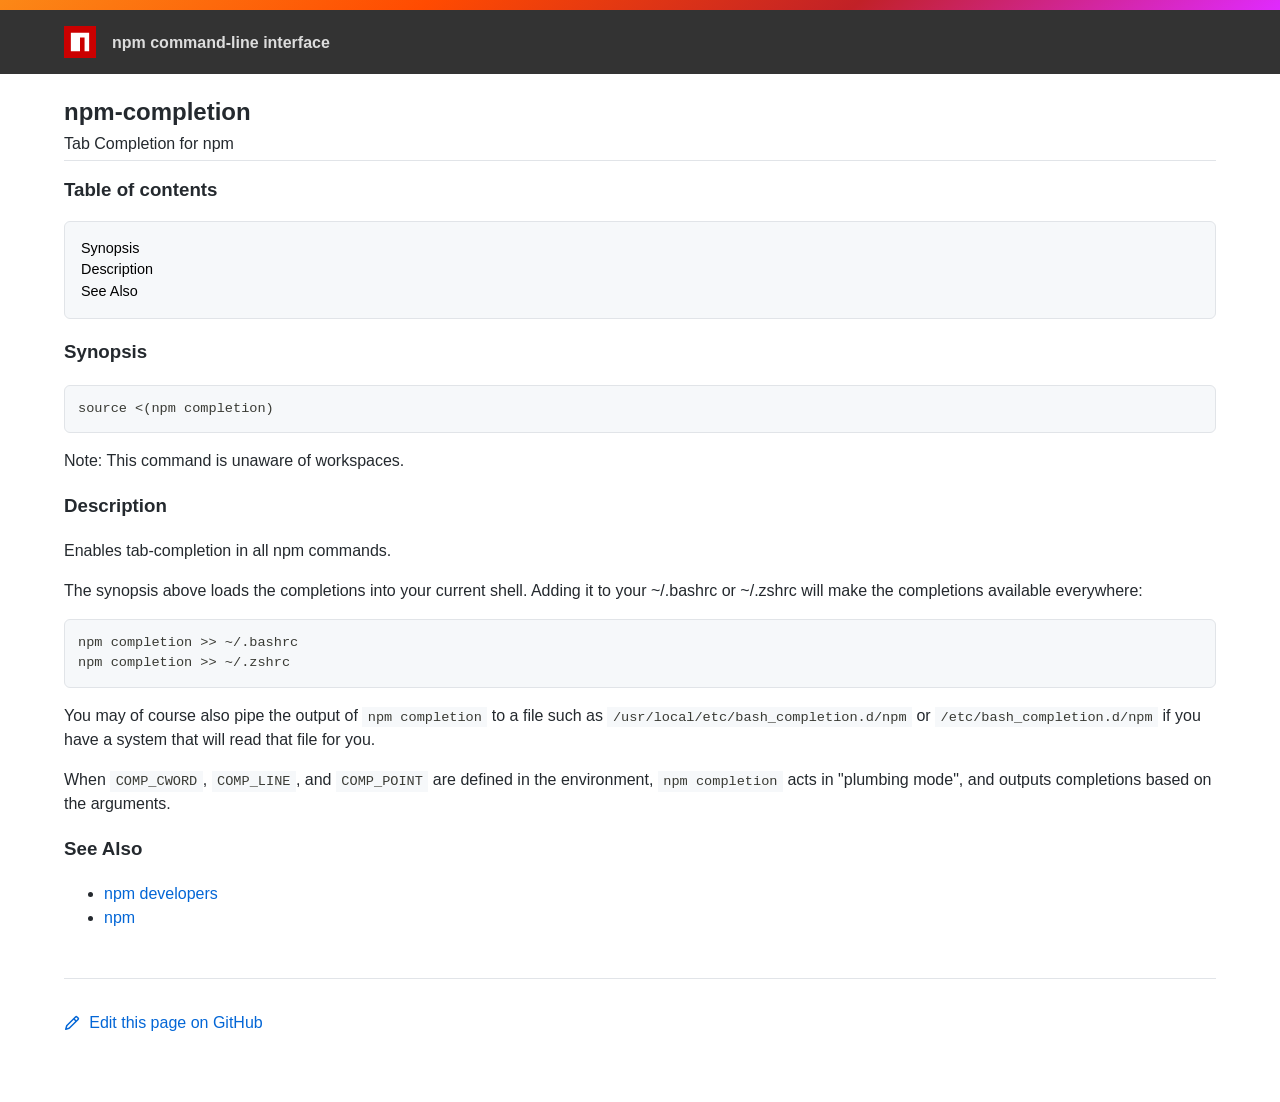
<file: .metadata/.plugins/org.eclipse.wildwebdeveloper.embedder.node/node-v16.14.2-win-x64/node_modules/npm/docs/output/commands/npm-completion.html>
<!DOCTYPE html><html><head>
<meta charset="utf-8">
<title>npm-completion</title>
<style>
body {
    background-color: #ffffff;
    color: #24292e;

    margin: 0;

    line-height: 1.5;

    font-family: -apple-system, BlinkMacSystemFont, "Segoe UI", Helvetica, Arial, sans-serif, "Apple Color Emoji", "Segoe UI Emoji";
}
#rainbar {
    height: 10px;
    background-image: linear-gradient(139deg, #fb8817, #ff4b01, #c12127, #e02aff);
}

a {
    text-decoration: none;
    color: #0366d6;
}
a:hover {
    text-decoration: underline;
}

pre {
    margin: 1em 0px;
    padding: 1em;
    border: solid 1px #e1e4e8;
    border-radius: 6px;

    display: block;
    overflow: auto;

    white-space: pre;

    background-color: #f6f8fa;
    color: #393a34;
}
code {
    font-family: SFMono-Regular, Consolas, "Liberation Mono", Menlo, Courier, monospace;
    font-size: 85%;
    padding: 0.2em 0.4em;
    background-color: #f6f8fa;
    color: #393a34;
}
pre > code {
    padding: 0;
    background-color: inherit;
    color: inherit;
}
h1, h2, h3 {
    font-weight: 600;
}

#logobar {
    background-color: #333333;
    margin: 0 auto;
    padding: 1em 4em;
}
#logobar .logo {
    float: left;
}
#logobar .title {
    font-weight: 600;
    color: #dddddd;
    float: left;
    margin: 5px 0 0 1em;
}
#logobar:after {
    content: "";
    display: block;
    clear: both;
}

#content {
    margin: 0 auto;
    padding: 0 4em;
}

#table_of_contents > h2 {
    font-size: 1.17em;
}
#table_of_contents ul:first-child {
    border: solid 1px #e1e4e8;
    border-radius: 6px;
    padding: 1em;
    background-color: #f6f8fa;
    color: #393a34;
}
#table_of_contents ul {
    list-style-type: none;
    padding-left: 1.5em;
}
#table_of_contents li {
    font-size: 0.9em;
}
#table_of_contents li a {
    color: #000000;
}

header.title {
    border-bottom: solid 1px #e1e4e8;
}
header.title > h1 {
    margin-bottom: 0.25em;
}
header.title > .description {
    display: block;
    margin-bottom: 0.5em;
    line-height: 1;
}

footer#edit {
    border-top: solid 1px #e1e4e8;
    margin: 3em 0 4em 0;
    padding-top: 2em;
}
</style>
</head>
<body>
<div id="banner">
<div id="rainbar"></div>
<div id="logobar">
<svg class="logo" role="img" height="32" width="32" viewBox="0 0 700 700">
<polygon fill="#cb0000" points="0,700 700,700 700,0 0,0"></polygon>
<polygon fill="#ffffff" points="150,550 350,550 350,250 450,250 450,550 550,550 550,150 150,150"></polygon>
</svg>
<div class="title">
npm command-line interface
</div>
</div>
</div>

<section id="content">
<header class="title">
<h1 id="npm-completion">npm-completion</h1>
<span class="description">Tab Completion for npm</span>
</header>

<section id="table_of_contents">
<h2 id="table-of-contents">Table of contents</h2>
<div id="_table_of_contents"><ul><li><a href="#synopsis">Synopsis</a></li><li><a href="#description">Description</a></li><li><a href="#see-also">See Also</a></li></ul></div>
</section>

<div id="_content"><h3 id="synopsis">Synopsis</h3>
<pre lang="bash"><code>source &lt;(npm completion)
</code></pre>
<p>Note: This command is unaware of workspaces.</p>
<h3 id="description">Description</h3>
<p>Enables tab-completion in all npm commands.</p>
<p>The synopsis above
loads the completions into your current shell.  Adding it to
your ~/.bashrc or ~/.zshrc will make the completions available
everywhere:</p>
<pre lang="bash"><code>npm completion &gt;&gt; ~/.bashrc
npm completion &gt;&gt; ~/.zshrc
</code></pre>
<p>You may of course also pipe the output of <code>npm completion</code> to a file
such as <code>/usr/local/etc/bash_completion.d/npm</code> or
<code>/etc/bash_completion.d/npm</code> if you have a system that will read
that file for you.</p>
<p>When <code>COMP_CWORD</code>, <code>COMP_LINE</code>, and <code>COMP_POINT</code> are defined in the
environment, <code>npm completion</code> acts in "plumbing mode", and outputs
completions based on the arguments.</p>
<h3 id="see-also">See Also</h3>
<ul>
<li><a href="../using-npm/developers.html">npm developers</a></li>
<li><a href="../commands/npm.html">npm</a></li>
</ul>
</div>

<footer id="edit">
<a href="https://github.com/npm/cli/edit/latest/docs/content/commands/npm-completion.md">
<svg role="img" viewBox="0 0 16 16" width="16" height="16" fill="currentcolor" style="vertical-align: text-bottom; margin-right: 0.3em;">
<path fill-rule="evenodd" d="M11.013 1.427a1.75 1.75 0 012.474 0l1.086 1.086a1.75 1.75 0 010 2.474l-8.61 8.61c-.21.21-.47.364-.756.445l-3.251.93a.75.75 0 01-.927-.928l.929-3.25a1.75 1.75 0 01.445-.758l8.61-8.61zm1.414 1.06a.25.25 0 00-.354 0L10.811 3.75l1.439 1.44 1.263-1.263a.25.25 0 000-.354l-1.086-1.086zM11.189 6.25L9.75 4.81l-6.286 6.287a.25.25 0 00-.064.108l-.558 1.953 1.953-.558a.249.249 0 00.108-.064l6.286-6.286z"></path>
</svg>
Edit this page on GitHub
</a>
</footer>
</section>



</body></html>
</file>
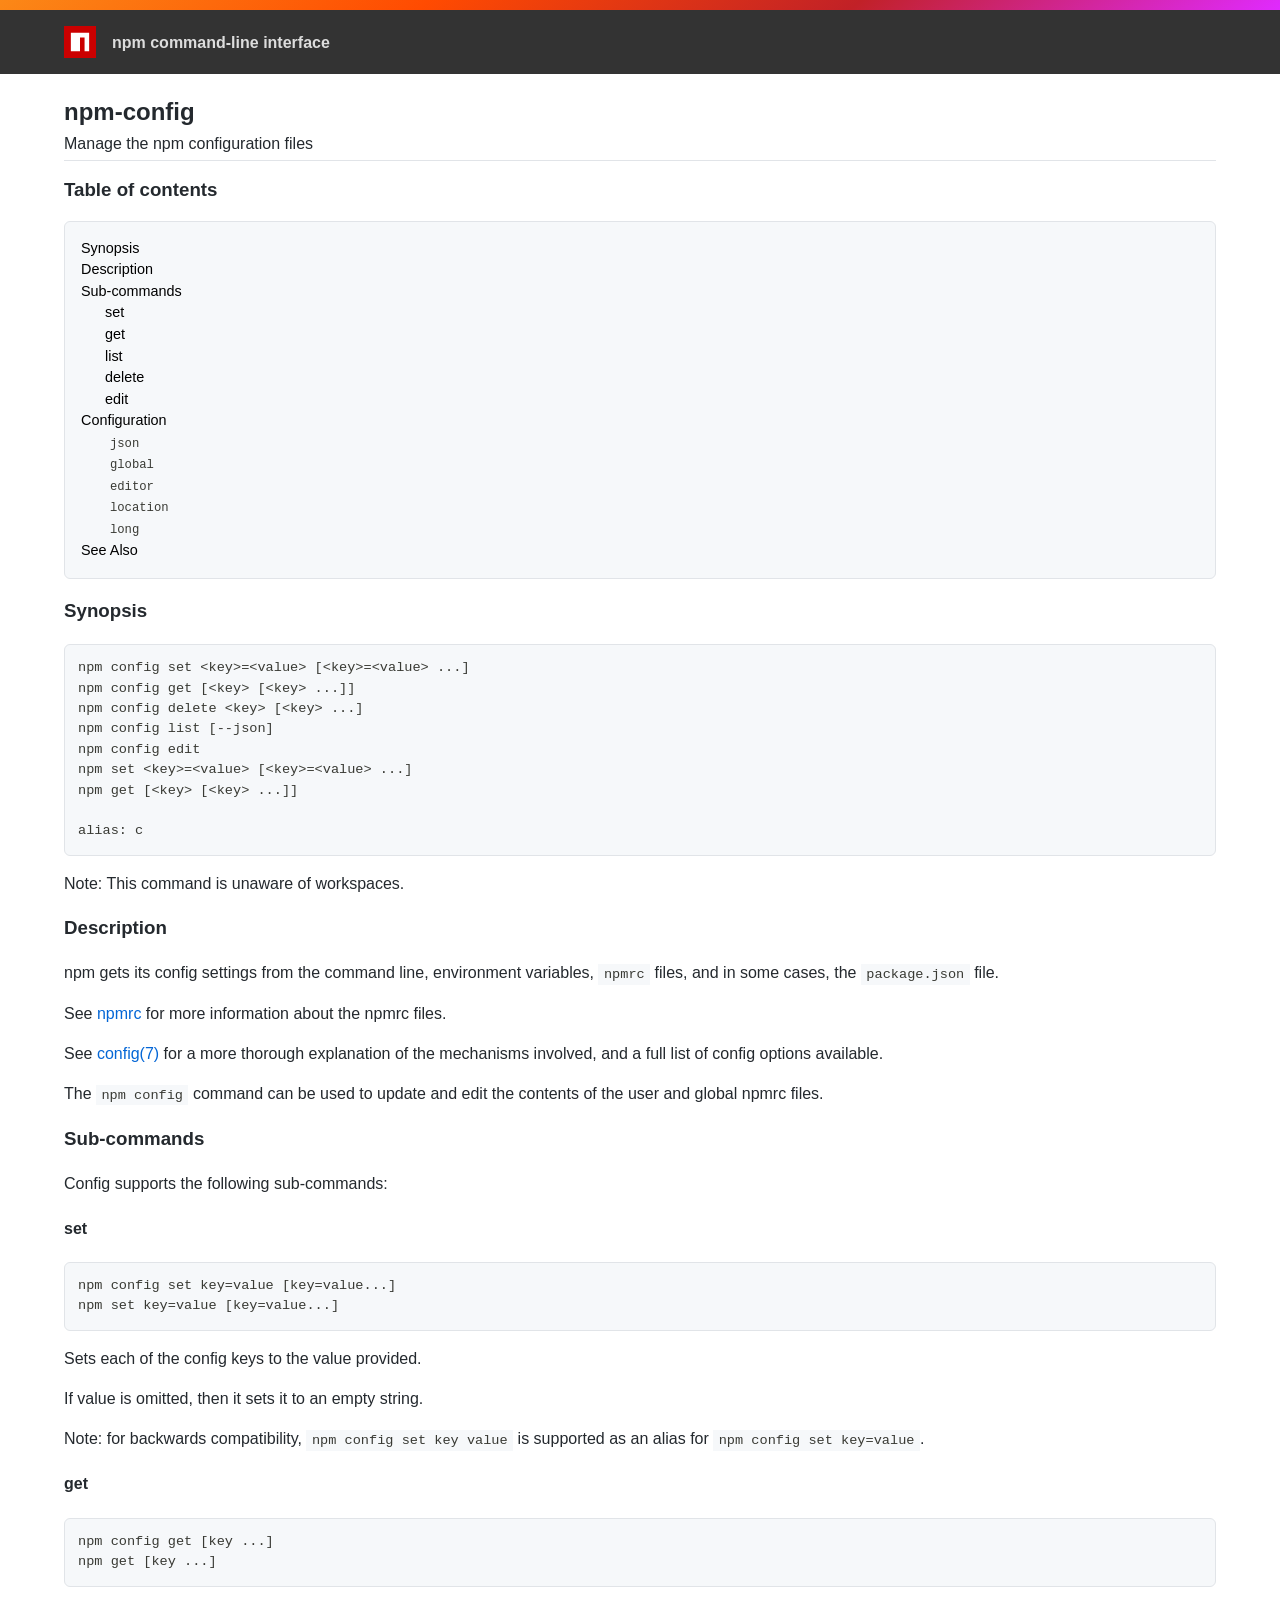
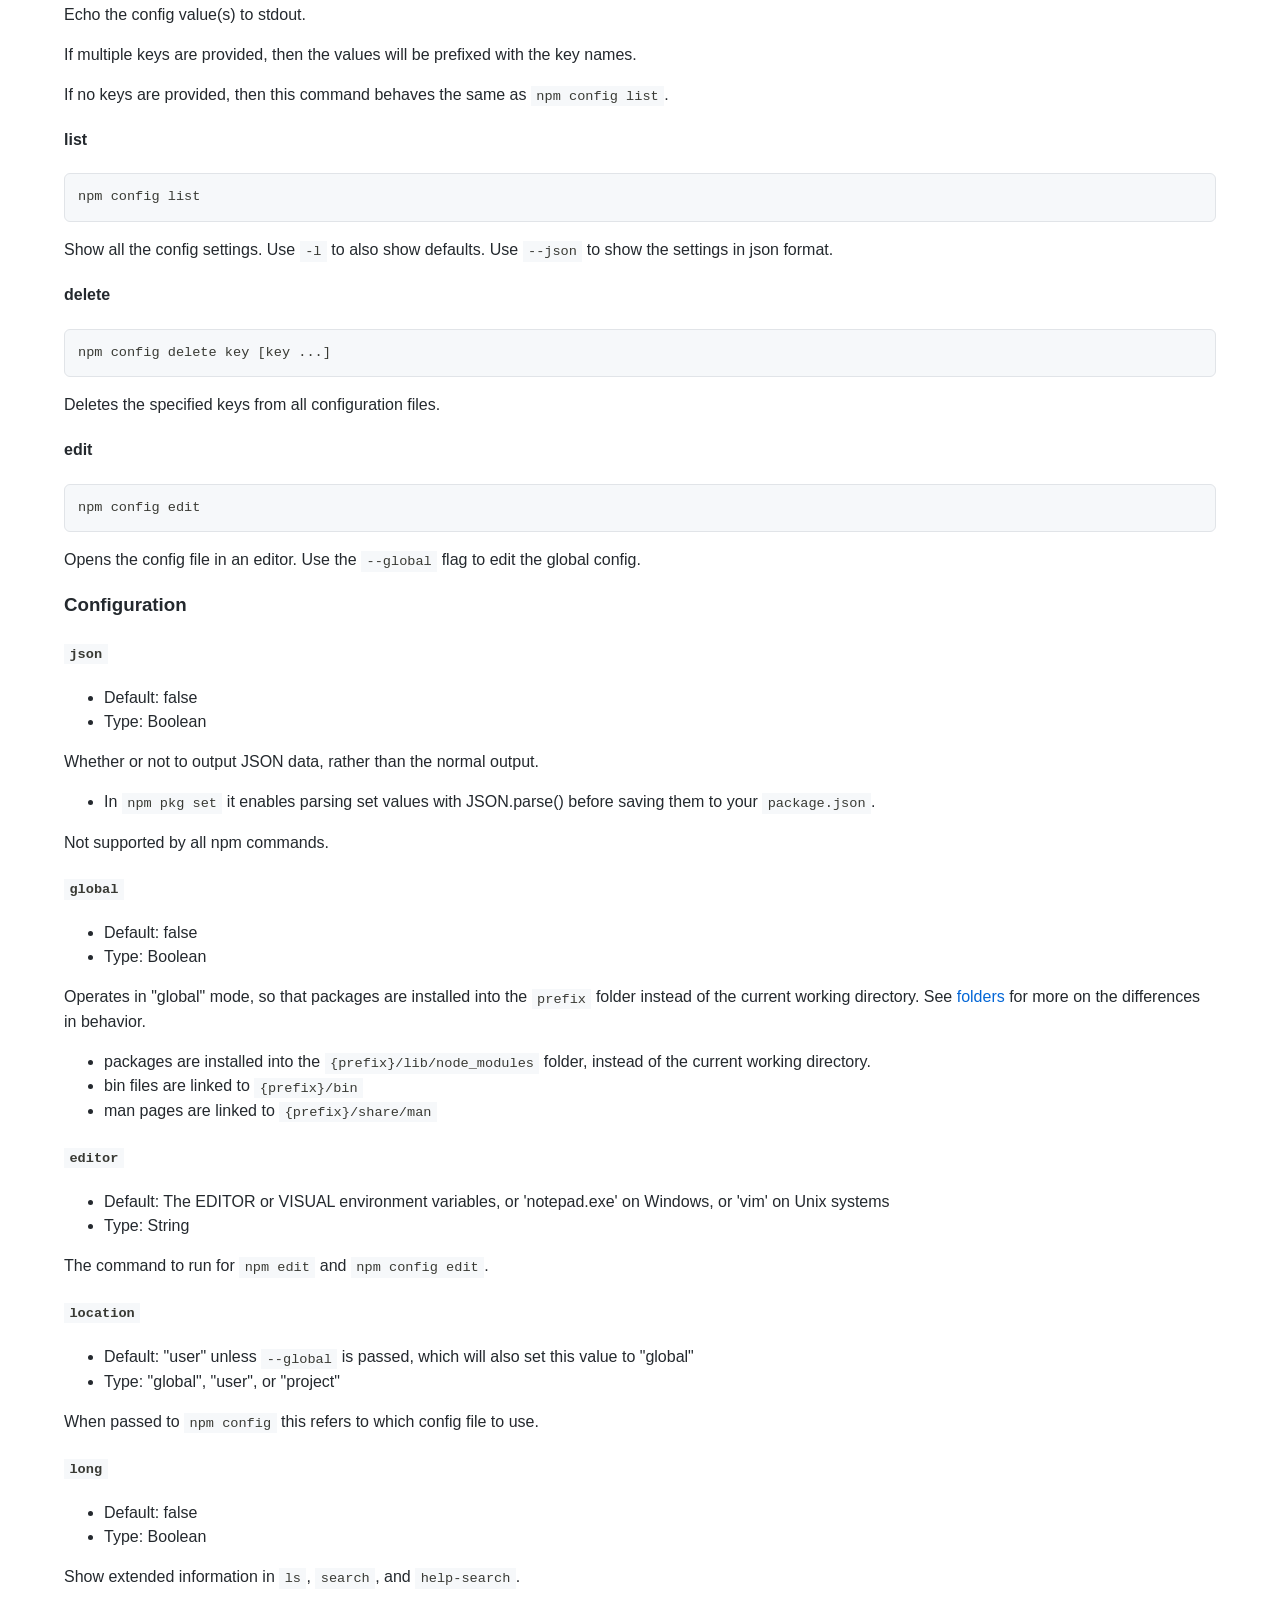
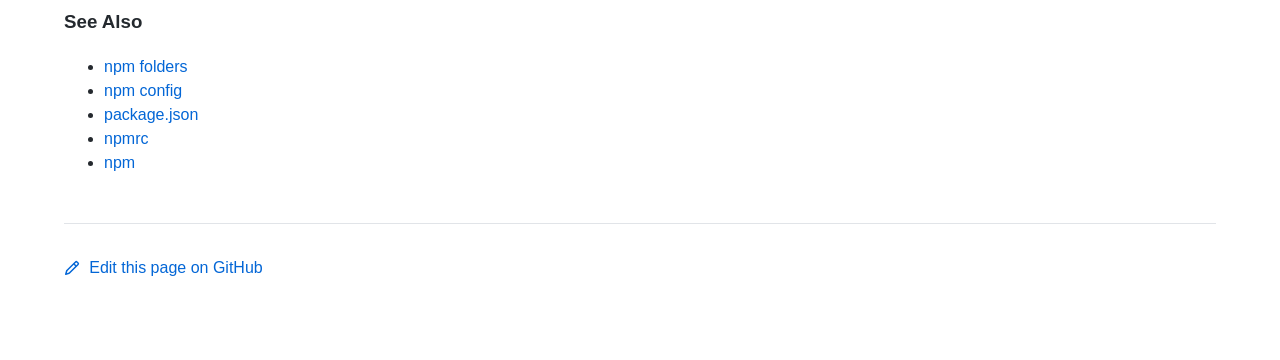
<file: .metadata/.plugins/org.eclipse.wildwebdeveloper.embedder.node/node-v16.14.2-win-x64/node_modules/npm/docs/output/commands/npm-config.html>
<!DOCTYPE html><html><head>
<meta charset="utf-8">
<title>npm-config</title>
<style>
body {
    background-color: #ffffff;
    color: #24292e;

    margin: 0;

    line-height: 1.5;

    font-family: -apple-system, BlinkMacSystemFont, "Segoe UI", Helvetica, Arial, sans-serif, "Apple Color Emoji", "Segoe UI Emoji";
}
#rainbar {
    height: 10px;
    background-image: linear-gradient(139deg, #fb8817, #ff4b01, #c12127, #e02aff);
}

a {
    text-decoration: none;
    color: #0366d6;
}
a:hover {
    text-decoration: underline;
}

pre {
    margin: 1em 0px;
    padding: 1em;
    border: solid 1px #e1e4e8;
    border-radius: 6px;

    display: block;
    overflow: auto;

    white-space: pre;

    background-color: #f6f8fa;
    color: #393a34;
}
code {
    font-family: SFMono-Regular, Consolas, "Liberation Mono", Menlo, Courier, monospace;
    font-size: 85%;
    padding: 0.2em 0.4em;
    background-color: #f6f8fa;
    color: #393a34;
}
pre > code {
    padding: 0;
    background-color: inherit;
    color: inherit;
}
h1, h2, h3 {
    font-weight: 600;
}

#logobar {
    background-color: #333333;
    margin: 0 auto;
    padding: 1em 4em;
}
#logobar .logo {
    float: left;
}
#logobar .title {
    font-weight: 600;
    color: #dddddd;
    float: left;
    margin: 5px 0 0 1em;
}
#logobar:after {
    content: "";
    display: block;
    clear: both;
}

#content {
    margin: 0 auto;
    padding: 0 4em;
}

#table_of_contents > h2 {
    font-size: 1.17em;
}
#table_of_contents ul:first-child {
    border: solid 1px #e1e4e8;
    border-radius: 6px;
    padding: 1em;
    background-color: #f6f8fa;
    color: #393a34;
}
#table_of_contents ul {
    list-style-type: none;
    padding-left: 1.5em;
}
#table_of_contents li {
    font-size: 0.9em;
}
#table_of_contents li a {
    color: #000000;
}

header.title {
    border-bottom: solid 1px #e1e4e8;
}
header.title > h1 {
    margin-bottom: 0.25em;
}
header.title > .description {
    display: block;
    margin-bottom: 0.5em;
    line-height: 1;
}

footer#edit {
    border-top: solid 1px #e1e4e8;
    margin: 3em 0 4em 0;
    padding-top: 2em;
}
</style>
</head>
<body>
<div id="banner">
<div id="rainbar"></div>
<div id="logobar">
<svg class="logo" role="img" height="32" width="32" viewBox="0 0 700 700">
<polygon fill="#cb0000" points="0,700 700,700 700,0 0,0"></polygon>
<polygon fill="#ffffff" points="150,550 350,550 350,250 450,250 450,550 550,550 550,150 150,150"></polygon>
</svg>
<div class="title">
npm command-line interface
</div>
</div>
</div>

<section id="content">
<header class="title">
<h1 id="npm-config">npm-config</h1>
<span class="description">Manage the npm configuration files</span>
</header>

<section id="table_of_contents">
<h2 id="table-of-contents">Table of contents</h2>
<div id="_table_of_contents"><ul><li><a href="#synopsis">Synopsis</a></li><li><a href="#description">Description</a></li><li><a href="#sub-commands">Sub-commands</a></li><ul><li><a href="#set">set</a></li><li><a href="#get">get</a></li><li><a href="#list">list</a></li><li><a href="#delete">delete</a></li><li><a href="#edit2">edit</a></li></ul><li><a href="#configuration">Configuration</a></li><ul><li><a href="#json"><code>json</code></a></li><li><a href="#global"><code>global</code></a></li><li><a href="#editor"><code>editor</code></a></li><li><a href="#location"><code>location</code></a></li><li><a href="#long"><code>long</code></a></li></ul><li><a href="#see-also">See Also</a></li></ul></div>
</section>

<div id="_content"><h3 id="synopsis">Synopsis</h3>
<pre lang="bash"><code>npm config set &lt;key&gt;=&lt;value&gt; [&lt;key&gt;=&lt;value&gt; ...]
npm config get [&lt;key&gt; [&lt;key&gt; ...]]
npm config delete &lt;key&gt; [&lt;key&gt; ...]
npm config list [--json]
npm config edit
npm set &lt;key&gt;=&lt;value&gt; [&lt;key&gt;=&lt;value&gt; ...]
npm get [&lt;key&gt; [&lt;key&gt; ...]]

alias: c
</code></pre>
<p>Note: This command is unaware of workspaces.</p>
<h3 id="description">Description</h3>
<p>npm gets its config settings from the command line, environment
variables, <code>npmrc</code> files, and in some cases, the <code>package.json</code> file.</p>
<p>See <a href="../configuring-npm/npmrc.html">npmrc</a> for more information about the npmrc
files.</p>
<p>See <a href="../using-npm/config.html">config(7)</a> for a more thorough explanation of the
mechanisms involved, and a full list of config options available.</p>
<p>The <code>npm config</code> command can be used to update and edit the contents
of the user and global npmrc files.</p>
<h3 id="sub-commands">Sub-commands</h3>
<p>Config supports the following sub-commands:</p>
<h4 id="set">set</h4>
<pre lang="bash"><code>npm config set key=value [key=value...]
npm set key=value [key=value...]
</code></pre>
<p>Sets each of the config keys to the value provided.</p>
<p>If value is omitted, then it sets it to an empty string.</p>
<p>Note: for backwards compatibility, <code>npm config set key value</code> is supported
as an alias for <code>npm config set key=value</code>.</p>
<h4 id="get">get</h4>
<pre lang="bash"><code>npm config get [key ...]
npm get [key ...]
</code></pre>
<p>Echo the config value(s) to stdout.</p>
<p>If multiple keys are provided, then the values will be prefixed with the
key names.</p>
<p>If no keys are provided, then this command behaves the same as <code>npm config list</code>.</p>
<h4 id="list">list</h4>
<pre lang="bash"><code>npm config list
</code></pre>
<p>Show all the config settings. Use <code>-l</code> to also show defaults. Use <code>--json</code>
to show the settings in json format.</p>
<h4 id="delete">delete</h4>
<pre lang="bash"><code>npm config delete key [key ...]
</code></pre>
<p>Deletes the specified keys from all configuration files.</p>
<h4 id="edit2">edit</h4>
<pre lang="bash"><code>npm config edit
</code></pre>
<p>Opens the config file in an editor.  Use the <code>--global</code> flag to edit the
global config.</p>
<h3 id="configuration">Configuration</h3>
<!-- raw HTML omitted -->
<!-- raw HTML omitted -->
<!-- raw HTML omitted -->
<h4 id="json"><code>json</code></h4>
<ul>
<li>Default: false</li>
<li>Type: Boolean</li>
</ul>
<p>Whether or not to output JSON data, rather than the normal output.</p>
<ul>
<li>In <code>npm pkg set</code> it enables parsing set values with JSON.parse() before
saving them to your <code>package.json</code>.</li>
</ul>
<p>Not supported by all npm commands.</p>
<!-- raw HTML omitted -->
<!-- raw HTML omitted -->
<h4 id="global"><code>global</code></h4>
<ul>
<li>Default: false</li>
<li>Type: Boolean</li>
</ul>
<p>Operates in "global" mode, so that packages are installed into the <code>prefix</code>
folder instead of the current working directory. See
<a href="../configuring-npm/folders.html">folders</a> for more on the differences in behavior.</p>
<ul>
<li>packages are installed into the <code>{prefix}/lib/node_modules</code> folder, instead
of the current working directory.</li>
<li>bin files are linked to <code>{prefix}/bin</code></li>
<li>man pages are linked to <code>{prefix}/share/man</code></li>
</ul>
<!-- raw HTML omitted -->
<!-- raw HTML omitted -->
<h4 id="editor"><code>editor</code></h4>
<ul>
<li>Default: The EDITOR or VISUAL environment variables, or 'notepad.exe' on
Windows, or 'vim' on Unix systems</li>
<li>Type: String</li>
</ul>
<p>The command to run for <code>npm edit</code> and <code>npm config edit</code>.</p>
<!-- raw HTML omitted -->
<!-- raw HTML omitted -->
<h4 id="location"><code>location</code></h4>
<ul>
<li>Default: "user" unless <code>--global</code> is passed, which will also set this value
to "global"</li>
<li>Type: "global", "user", or "project"</li>
</ul>
<p>When passed to <code>npm config</code> this refers to which config file to use.</p>
<!-- raw HTML omitted -->
<!-- raw HTML omitted -->
<h4 id="long"><code>long</code></h4>
<ul>
<li>Default: false</li>
<li>Type: Boolean</li>
</ul>
<p>Show extended information in <code>ls</code>, <code>search</code>, and <code>help-search</code>.</p>
<!-- raw HTML omitted -->
<!-- raw HTML omitted -->
<!-- raw HTML omitted -->
<h3 id="see-also">See Also</h3>
<ul>
<li><a href="../configuring-npm/folders.html">npm folders</a></li>
<li><a href="../commands/npm-config.html">npm config</a></li>
<li><a href="../configuring-npm/package-json.html">package.json</a></li>
<li><a href="../configuring-npm/npmrc.html">npmrc</a></li>
<li><a href="../commands/npm.html">npm</a></li>
</ul>
</div>

<footer id="edit">
<a href="https://github.com/npm/cli/edit/latest/docs/content/commands/npm-config.md">
<svg role="img" viewBox="0 0 16 16" width="16" height="16" fill="currentcolor" style="vertical-align: text-bottom; margin-right: 0.3em;">
<path fill-rule="evenodd" d="M11.013 1.427a1.75 1.75 0 012.474 0l1.086 1.086a1.75 1.75 0 010 2.474l-8.61 8.61c-.21.21-.47.364-.756.445l-3.251.93a.75.75 0 01-.927-.928l.929-3.25a1.75 1.75 0 01.445-.758l8.61-8.61zm1.414 1.06a.25.25 0 00-.354 0L10.811 3.75l1.439 1.44 1.263-1.263a.25.25 0 000-.354l-1.086-1.086zM11.189 6.25L9.75 4.81l-6.286 6.287a.25.25 0 00-.064.108l-.558 1.953 1.953-.558a.249.249 0 00.108-.064l6.286-6.286z"></path>
</svg>
Edit this page on GitHub
</a>
</footer>
</section>



</body></html>
</file>
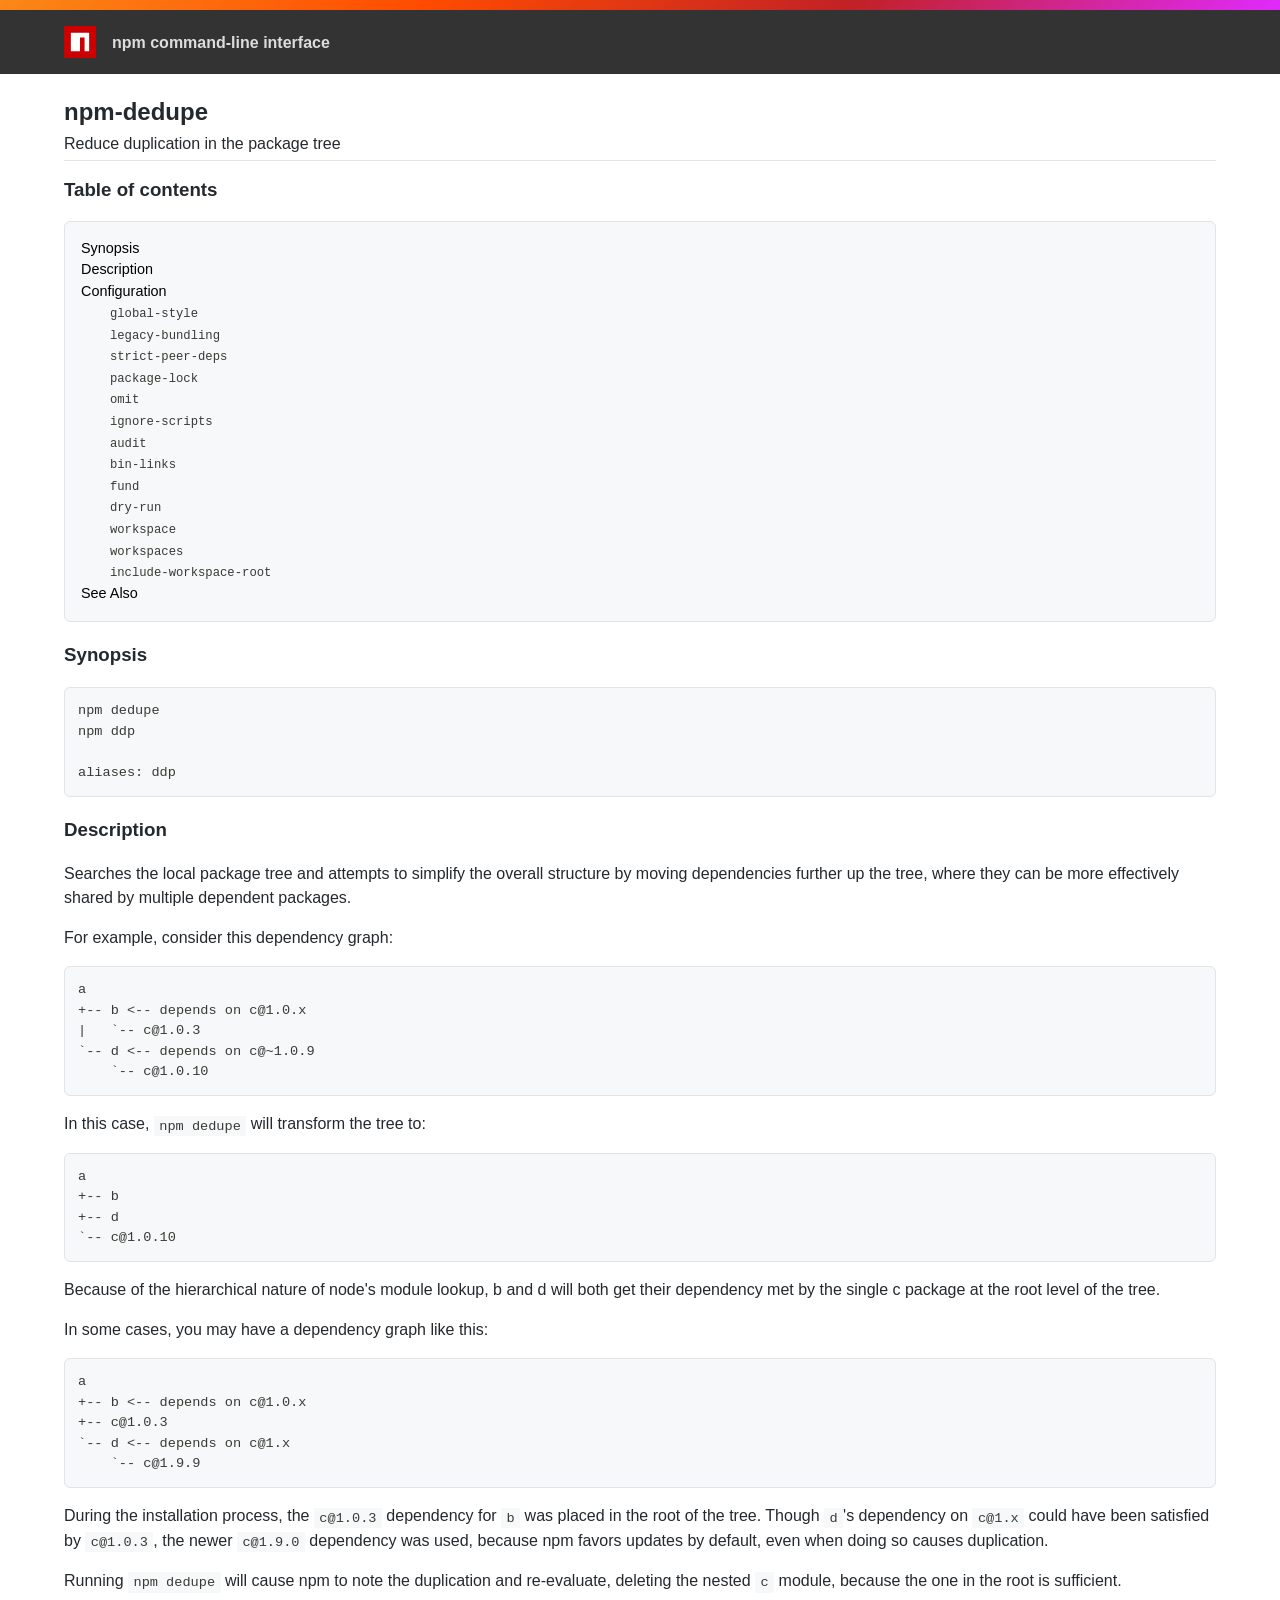
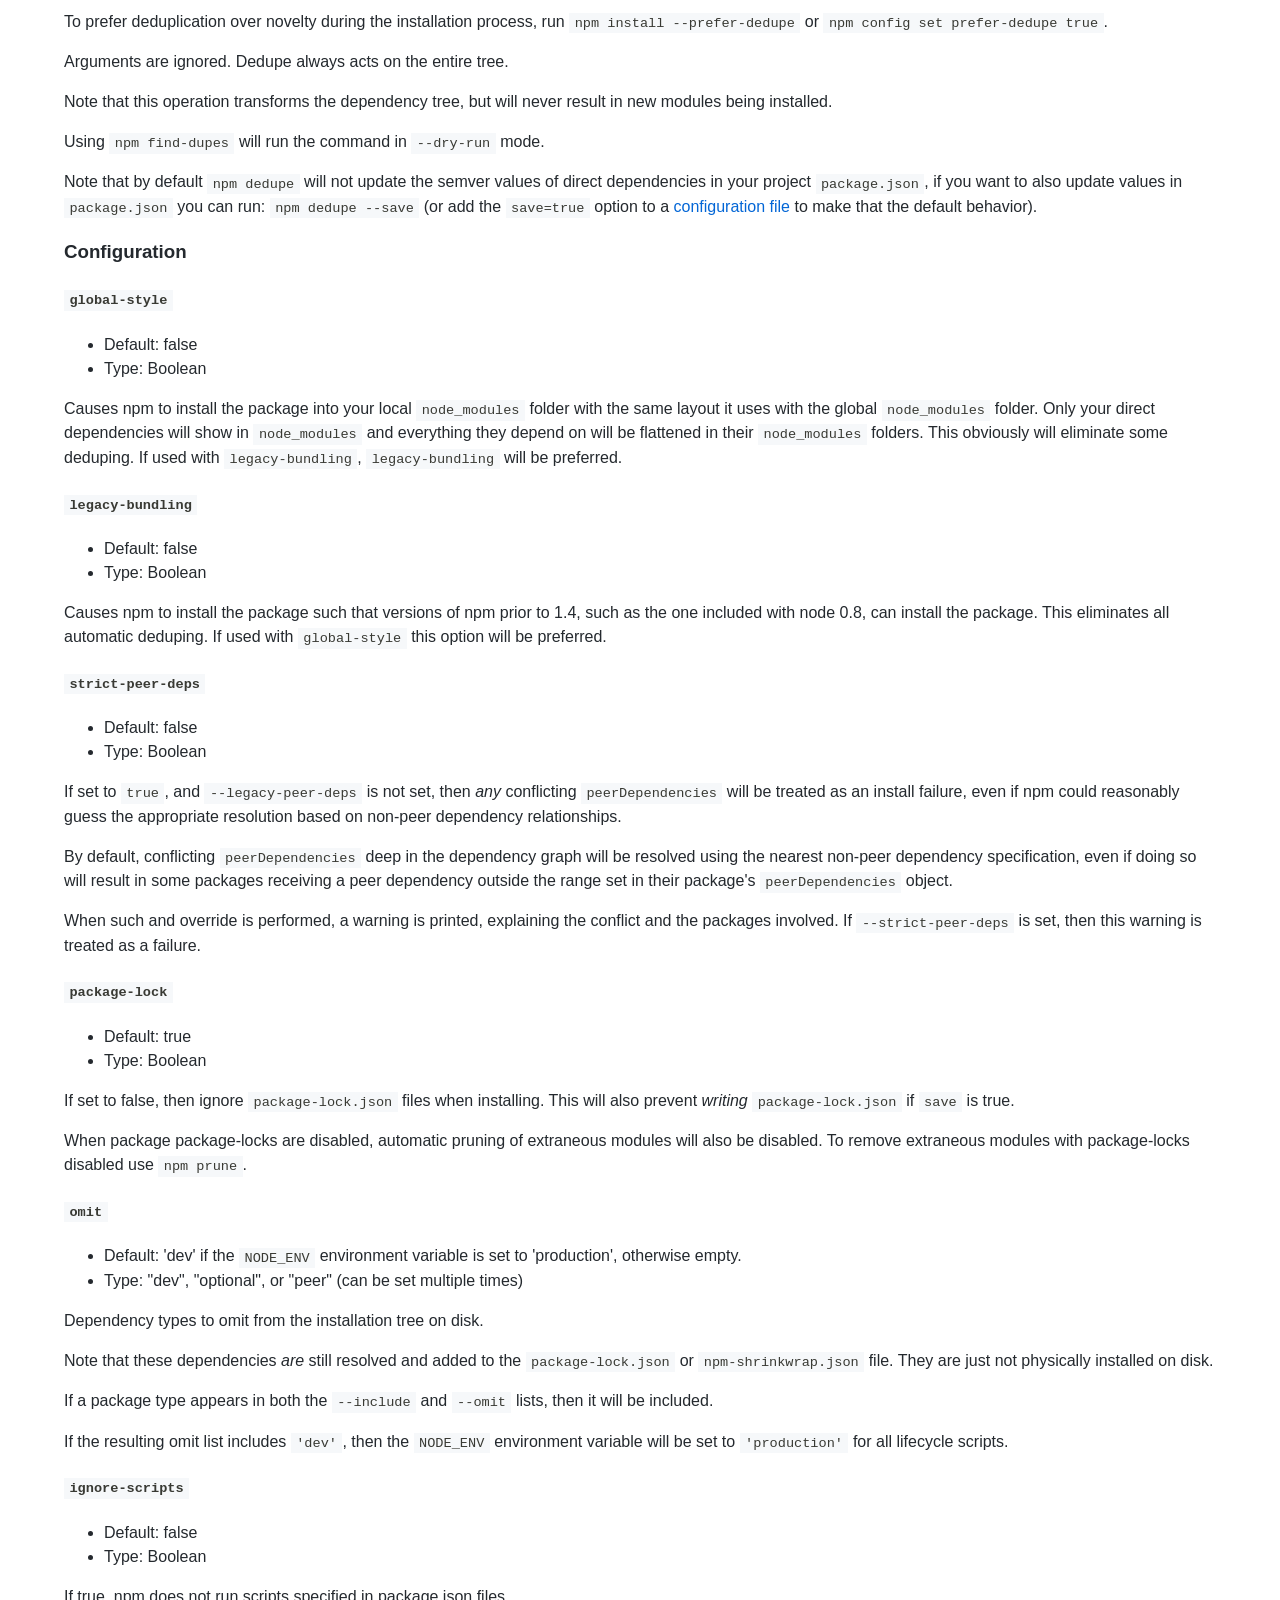
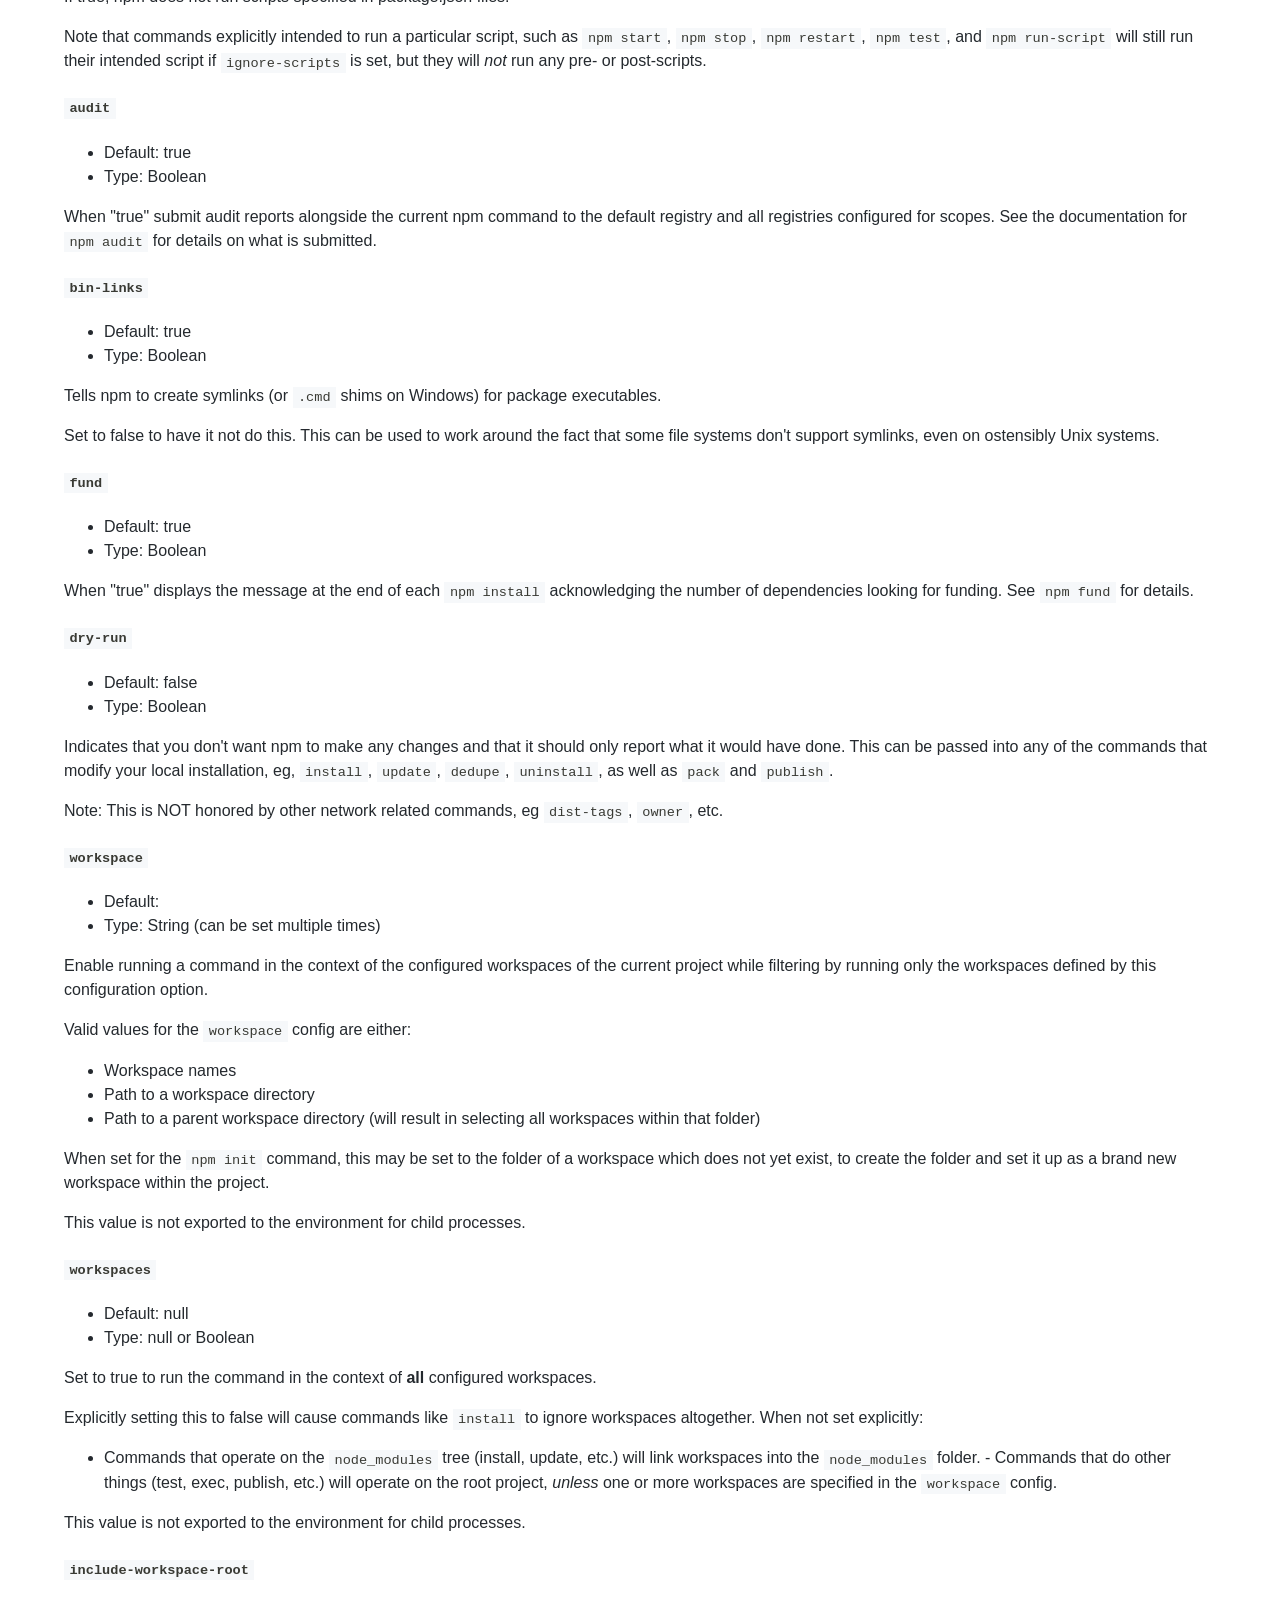
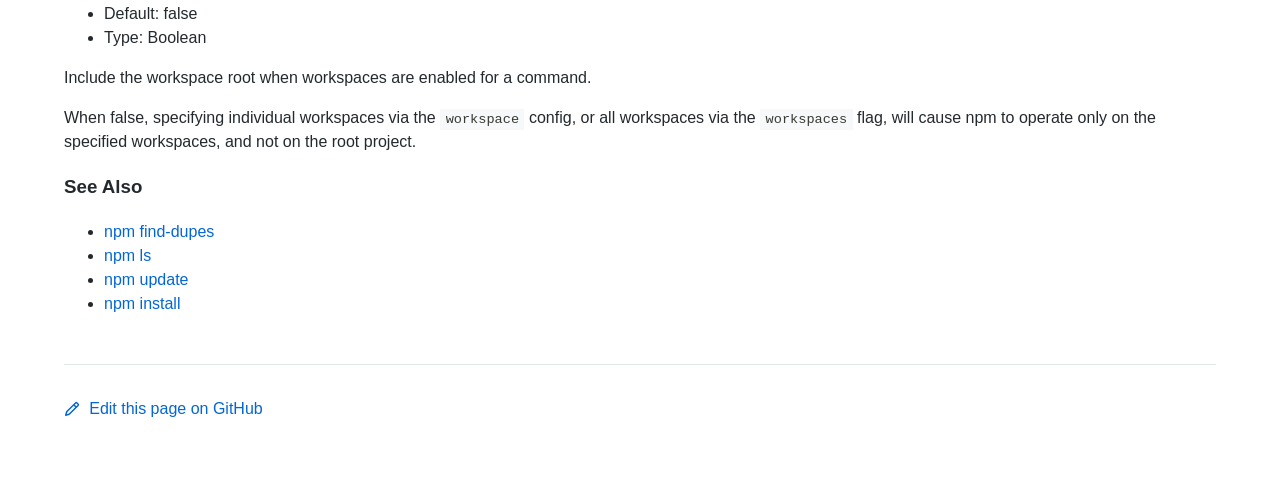
<file: .metadata/.plugins/org.eclipse.wildwebdeveloper.embedder.node/node-v16.14.2-win-x64/node_modules/npm/docs/output/commands/npm-dedupe.html>
<!DOCTYPE html><html><head>
<meta charset="utf-8">
<title>npm-dedupe</title>
<style>
body {
    background-color: #ffffff;
    color: #24292e;

    margin: 0;

    line-height: 1.5;

    font-family: -apple-system, BlinkMacSystemFont, "Segoe UI", Helvetica, Arial, sans-serif, "Apple Color Emoji", "Segoe UI Emoji";
}
#rainbar {
    height: 10px;
    background-image: linear-gradient(139deg, #fb8817, #ff4b01, #c12127, #e02aff);
}

a {
    text-decoration: none;
    color: #0366d6;
}
a:hover {
    text-decoration: underline;
}

pre {
    margin: 1em 0px;
    padding: 1em;
    border: solid 1px #e1e4e8;
    border-radius: 6px;

    display: block;
    overflow: auto;

    white-space: pre;

    background-color: #f6f8fa;
    color: #393a34;
}
code {
    font-family: SFMono-Regular, Consolas, "Liberation Mono", Menlo, Courier, monospace;
    font-size: 85%;
    padding: 0.2em 0.4em;
    background-color: #f6f8fa;
    color: #393a34;
}
pre > code {
    padding: 0;
    background-color: inherit;
    color: inherit;
}
h1, h2, h3 {
    font-weight: 600;
}

#logobar {
    background-color: #333333;
    margin: 0 auto;
    padding: 1em 4em;
}
#logobar .logo {
    float: left;
}
#logobar .title {
    font-weight: 600;
    color: #dddddd;
    float: left;
    margin: 5px 0 0 1em;
}
#logobar:after {
    content: "";
    display: block;
    clear: both;
}

#content {
    margin: 0 auto;
    padding: 0 4em;
}

#table_of_contents > h2 {
    font-size: 1.17em;
}
#table_of_contents ul:first-child {
    border: solid 1px #e1e4e8;
    border-radius: 6px;
    padding: 1em;
    background-color: #f6f8fa;
    color: #393a34;
}
#table_of_contents ul {
    list-style-type: none;
    padding-left: 1.5em;
}
#table_of_contents li {
    font-size: 0.9em;
}
#table_of_contents li a {
    color: #000000;
}

header.title {
    border-bottom: solid 1px #e1e4e8;
}
header.title > h1 {
    margin-bottom: 0.25em;
}
header.title > .description {
    display: block;
    margin-bottom: 0.5em;
    line-height: 1;
}

footer#edit {
    border-top: solid 1px #e1e4e8;
    margin: 3em 0 4em 0;
    padding-top: 2em;
}
</style>
</head>
<body>
<div id="banner">
<div id="rainbar"></div>
<div id="logobar">
<svg class="logo" role="img" height="32" width="32" viewBox="0 0 700 700">
<polygon fill="#cb0000" points="0,700 700,700 700,0 0,0"></polygon>
<polygon fill="#ffffff" points="150,550 350,550 350,250 450,250 450,550 550,550 550,150 150,150"></polygon>
</svg>
<div class="title">
npm command-line interface
</div>
</div>
</div>

<section id="content">
<header class="title">
<h1 id="npm-dedupe">npm-dedupe</h1>
<span class="description">Reduce duplication in the package tree</span>
</header>

<section id="table_of_contents">
<h2 id="table-of-contents">Table of contents</h2>
<div id="_table_of_contents"><ul><li><a href="#synopsis">Synopsis</a></li><li><a href="#description">Description</a></li><li><a href="#configuration">Configuration</a></li><ul><li><a href="#global-style"><code>global-style</code></a></li><li><a href="#legacy-bundling"><code>legacy-bundling</code></a></li><li><a href="#strict-peer-deps"><code>strict-peer-deps</code></a></li><li><a href="#package-lock"><code>package-lock</code></a></li><li><a href="#omit"><code>omit</code></a></li><li><a href="#ignore-scripts"><code>ignore-scripts</code></a></li><li><a href="#audit"><code>audit</code></a></li><li><a href="#bin-links"><code>bin-links</code></a></li><li><a href="#fund"><code>fund</code></a></li><li><a href="#dry-run"><code>dry-run</code></a></li><li><a href="#workspace"><code>workspace</code></a></li><li><a href="#workspaces"><code>workspaces</code></a></li><li><a href="#include-workspace-root"><code>include-workspace-root</code></a></li></ul><li><a href="#see-also">See Also</a></li></ul></div>
</section>

<div id="_content"><h3 id="synopsis">Synopsis</h3>
<pre lang="bash"><code>npm dedupe
npm ddp

aliases: ddp
</code></pre>
<h3 id="description">Description</h3>
<p>Searches the local package tree and attempts to simplify the overall
structure by moving dependencies further up the tree, where they can
be more effectively shared by multiple dependent packages.</p>
<p>For example, consider this dependency graph:</p>
<pre><code>a
+-- b &lt;-- depends on c@1.0.x
|   `-- c@1.0.3
`-- d &lt;-- depends on c@~1.0.9
    `-- c@1.0.10
</code></pre>
<p>In this case, <code>npm dedupe</code> will transform the tree to:</p>
<pre lang="bash"><code>a
+-- b
+-- d
`-- c@1.0.10
</code></pre>
<p>Because of the hierarchical nature of node's module lookup, b and d
will both get their dependency met by the single c package at the root
level of the tree.</p>
<p>In some cases, you may have a dependency graph like this:</p>
<pre><code>a
+-- b &lt;-- depends on c@1.0.x
+-- c@1.0.3
`-- d &lt;-- depends on c@1.x
    `-- c@1.9.9
</code></pre>
<p>During the installation process, the <code>c@1.0.3</code> dependency for <code>b</code> was
placed in the root of the tree.  Though <code>d</code>'s dependency on <code>c@1.x</code> could
have been satisfied by <code>c@1.0.3</code>, the newer <code>c@1.9.0</code> dependency was used,
because npm favors updates by default, even when doing so causes
duplication.</p>
<p>Running <code>npm dedupe</code> will cause npm to note the duplication and
re-evaluate, deleting the nested <code>c</code> module, because the one in the root is
sufficient.</p>
<p>To prefer deduplication over novelty during the installation process, run
<code>npm install --prefer-dedupe</code> or <code>npm config set prefer-dedupe true</code>.</p>
<p>Arguments are ignored. Dedupe always acts on the entire tree.</p>
<p>Note that this operation transforms the dependency tree, but will never
result in new modules being installed.</p>
<p>Using <code>npm find-dupes</code> will run the command in <code>--dry-run</code> mode.</p>
<p>Note that by default <code>npm dedupe</code> will not update the semver values of direct
dependencies in your project <code>package.json</code>, if you want to also update
values in <code>package.json</code> you can run: <code>npm dedupe --save</code> (or add the
<code>save=true</code> option to a <a href="../configuring-npm/npmrc.html">configuration file</a>
to make that the default behavior).</p>
<h3 id="configuration">Configuration</h3>
<!-- raw HTML omitted -->
<!-- raw HTML omitted -->
<!-- raw HTML omitted -->
<h4 id="global-style"><code>global-style</code></h4>
<ul>
<li>Default: false</li>
<li>Type: Boolean</li>
</ul>
<p>Causes npm to install the package into your local <code>node_modules</code> folder with
the same layout it uses with the global <code>node_modules</code> folder. Only your
direct dependencies will show in <code>node_modules</code> and everything they depend
on will be flattened in their <code>node_modules</code> folders. This obviously will
eliminate some deduping. If used with <code>legacy-bundling</code>, <code>legacy-bundling</code>
will be preferred.</p>
<!-- raw HTML omitted -->
<!-- raw HTML omitted -->
<h4 id="legacy-bundling"><code>legacy-bundling</code></h4>
<ul>
<li>Default: false</li>
<li>Type: Boolean</li>
</ul>
<p>Causes npm to install the package such that versions of npm prior to 1.4,
such as the one included with node 0.8, can install the package. This
eliminates all automatic deduping. If used with <code>global-style</code> this option
will be preferred.</p>
<!-- raw HTML omitted -->
<!-- raw HTML omitted -->
<h4 id="strict-peer-deps"><code>strict-peer-deps</code></h4>
<ul>
<li>Default: false</li>
<li>Type: Boolean</li>
</ul>
<p>If set to <code>true</code>, and <code>--legacy-peer-deps</code> is not set, then <em>any</em>
conflicting <code>peerDependencies</code> will be treated as an install failure, even
if npm could reasonably guess the appropriate resolution based on non-peer
dependency relationships.</p>
<p>By default, conflicting <code>peerDependencies</code> deep in the dependency graph will
be resolved using the nearest non-peer dependency specification, even if
doing so will result in some packages receiving a peer dependency outside
the range set in their package's <code>peerDependencies</code> object.</p>
<p>When such and override is performed, a warning is printed, explaining the
conflict and the packages involved. If <code>--strict-peer-deps</code> is set, then
this warning is treated as a failure.</p>
<!-- raw HTML omitted -->
<!-- raw HTML omitted -->
<h4 id="package-lock"><code>package-lock</code></h4>
<ul>
<li>Default: true</li>
<li>Type: Boolean</li>
</ul>
<p>If set to false, then ignore <code>package-lock.json</code> files when installing. This
will also prevent <em>writing</em> <code>package-lock.json</code> if <code>save</code> is true.</p>
<p>When package package-locks are disabled, automatic pruning of extraneous
modules will also be disabled. To remove extraneous modules with
package-locks disabled use <code>npm prune</code>.</p>
<!-- raw HTML omitted -->
<!-- raw HTML omitted -->
<h4 id="omit"><code>omit</code></h4>
<ul>
<li>Default: 'dev' if the <code>NODE_ENV</code> environment variable is set to
'production', otherwise empty.</li>
<li>Type: "dev", "optional", or "peer" (can be set multiple times)</li>
</ul>
<p>Dependency types to omit from the installation tree on disk.</p>
<p>Note that these dependencies <em>are</em> still resolved and added to the
<code>package-lock.json</code> or <code>npm-shrinkwrap.json</code> file. They are just not
physically installed on disk.</p>
<p>If a package type appears in both the <code>--include</code> and <code>--omit</code> lists, then
it will be included.</p>
<p>If the resulting omit list includes <code>'dev'</code>, then the <code>NODE_ENV</code> environment
variable will be set to <code>'production'</code> for all lifecycle scripts.</p>
<!-- raw HTML omitted -->
<!-- raw HTML omitted -->
<h4 id="ignore-scripts"><code>ignore-scripts</code></h4>
<ul>
<li>Default: false</li>
<li>Type: Boolean</li>
</ul>
<p>If true, npm does not run scripts specified in package.json files.</p>
<p>Note that commands explicitly intended to run a particular script, such as
<code>npm start</code>, <code>npm stop</code>, <code>npm restart</code>, <code>npm test</code>, and <code>npm run-script</code>
will still run their intended script if <code>ignore-scripts</code> is set, but they
will <em>not</em> run any pre- or post-scripts.</p>
<!-- raw HTML omitted -->
<!-- raw HTML omitted -->
<h4 id="audit"><code>audit</code></h4>
<ul>
<li>Default: true</li>
<li>Type: Boolean</li>
</ul>
<p>When "true" submit audit reports alongside the current npm command to the
default registry and all registries configured for scopes. See the
documentation for <a href="../commands/npm-audit.html"><code>npm audit</code></a> for details on what is
submitted.</p>
<!-- raw HTML omitted -->
<!-- raw HTML omitted -->
<h4 id="bin-links"><code>bin-links</code></h4>
<ul>
<li>Default: true</li>
<li>Type: Boolean</li>
</ul>
<p>Tells npm to create symlinks (or <code>.cmd</code> shims on Windows) for package
executables.</p>
<p>Set to false to have it not do this. This can be used to work around the
fact that some file systems don't support symlinks, even on ostensibly Unix
systems.</p>
<!-- raw HTML omitted -->
<!-- raw HTML omitted -->
<h4 id="fund"><code>fund</code></h4>
<ul>
<li>Default: true</li>
<li>Type: Boolean</li>
</ul>
<p>When "true" displays the message at the end of each <code>npm install</code>
acknowledging the number of dependencies looking for funding. See <a href="../commands/npm-fund.html"><code>npm fund</code></a> for details.</p>
<!-- raw HTML omitted -->
<!-- raw HTML omitted -->
<h4 id="dry-run"><code>dry-run</code></h4>
<ul>
<li>Default: false</li>
<li>Type: Boolean</li>
</ul>
<p>Indicates that you don't want npm to make any changes and that it should
only report what it would have done. This can be passed into any of the
commands that modify your local installation, eg, <code>install</code>, <code>update</code>,
<code>dedupe</code>, <code>uninstall</code>, as well as <code>pack</code> and <code>publish</code>.</p>
<p>Note: This is NOT honored by other network related commands, eg <code>dist-tags</code>,
<code>owner</code>, etc.</p>
<!-- raw HTML omitted -->
<!-- raw HTML omitted -->
<h4 id="workspace"><code>workspace</code></h4>
<ul>
<li>Default:</li>
<li>Type: String (can be set multiple times)</li>
</ul>
<p>Enable running a command in the context of the configured workspaces of the
current project while filtering by running only the workspaces defined by
this configuration option.</p>
<p>Valid values for the <code>workspace</code> config are either:</p>
<ul>
<li>Workspace names</li>
<li>Path to a workspace directory</li>
<li>Path to a parent workspace directory (will result in selecting all
workspaces within that folder)</li>
</ul>
<p>When set for the <code>npm init</code> command, this may be set to the folder of a
workspace which does not yet exist, to create the folder and set it up as a
brand new workspace within the project.</p>
<p>This value is not exported to the environment for child processes.</p>
<!-- raw HTML omitted -->
<!-- raw HTML omitted -->
<h4 id="workspaces"><code>workspaces</code></h4>
<ul>
<li>Default: null</li>
<li>Type: null or Boolean</li>
</ul>
<p>Set to true to run the command in the context of <strong>all</strong> configured
workspaces.</p>
<p>Explicitly setting this to false will cause commands like <code>install</code> to
ignore workspaces altogether. When not set explicitly:</p>
<ul>
<li>Commands that operate on the <code>node_modules</code> tree (install, update, etc.)
will link workspaces into the <code>node_modules</code> folder. - Commands that do
other things (test, exec, publish, etc.) will operate on the root project,
<em>unless</em> one or more workspaces are specified in the <code>workspace</code> config.</li>
</ul>
<p>This value is not exported to the environment for child processes.</p>
<!-- raw HTML omitted -->
<!-- raw HTML omitted -->
<h4 id="include-workspace-root"><code>include-workspace-root</code></h4>
<ul>
<li>Default: false</li>
<li>Type: Boolean</li>
</ul>
<p>Include the workspace root when workspaces are enabled for a command.</p>
<p>When false, specifying individual workspaces via the <code>workspace</code> config, or
all workspaces via the <code>workspaces</code> flag, will cause npm to operate only on
the specified workspaces, and not on the root project.</p>
<!-- raw HTML omitted -->
<!-- raw HTML omitted -->
<!-- raw HTML omitted -->
<h3 id="see-also">See Also</h3>
<ul>
<li><a href="../commands/npm-find-dupes.html">npm find-dupes</a></li>
<li><a href="../commands/npm-ls.html">npm ls</a></li>
<li><a href="../commands/npm-update.html">npm update</a></li>
<li><a href="../commands/npm-install.html">npm install</a></li>
</ul>
</div>

<footer id="edit">
<a href="https://github.com/npm/cli/edit/latest/docs/content/commands/npm-dedupe.md">
<svg role="img" viewBox="0 0 16 16" width="16" height="16" fill="currentcolor" style="vertical-align: text-bottom; margin-right: 0.3em;">
<path fill-rule="evenodd" d="M11.013 1.427a1.75 1.75 0 012.474 0l1.086 1.086a1.75 1.75 0 010 2.474l-8.61 8.61c-.21.21-.47.364-.756.445l-3.251.93a.75.75 0 01-.927-.928l.929-3.25a1.75 1.75 0 01.445-.758l8.61-8.61zm1.414 1.06a.25.25 0 00-.354 0L10.811 3.75l1.439 1.44 1.263-1.263a.25.25 0 000-.354l-1.086-1.086zM11.189 6.25L9.75 4.81l-6.286 6.287a.25.25 0 00-.064.108l-.558 1.953 1.953-.558a.249.249 0 00.108-.064l6.286-6.286z"></path>
</svg>
Edit this page on GitHub
</a>
</footer>
</section>



</body></html>
</file>
<file: .metadata/.plugins/org.eclipse.wildwebdeveloper.embedder.node/node-v16.14.2-win-x64/node_modules/npm/node_modules/unique-filename/coverage/prettify.css>
.pln{color:#000}@media screen{.str{color:#080}.kwd{color:#008}.com{color:#800}.typ{color:#606}.lit{color:#066}.pun,.opn,.clo{color:#660}.tag{color:#008}.atn{color:#606}.atv{color:#080}.dec,.var{color:#606}.fun{color:red}}@media print,projection{.str{color:#060}.kwd{color:#006;font-weight:bold}.com{color:#600;font-style:italic}.typ{color:#404;font-weight:bold}.lit{color:#044}.pun,.opn,.clo{color:#440}.tag{color:#006;font-weight:bold}.atn{color:#404}.atv{color:#060}}pre.prettyprint{padding:2px;border:1px solid #888}ol.linenums{margin-top:0;margin-bottom:0}li.L0,li.L1,li.L2,li.L3,li.L5,li.L6,li.L7,li.L8{list-style-type:none}li.L1,li.L3,li.L5,li.L7,li.L9{background:#eee}
</file>
<file: .metadata/.plugins/org.eclipse.wildwebdeveloper.embedder.node/node-v16.14.2-win-x64/node_modules/npm/node_modules/unique-filename/coverage/base.css>
body, html {
    margin:0; padding: 0;
}
body {
    font-family: Helvetica Neue, Helvetica,Arial;
    font-size: 10pt;
}
div.header, div.footer {
    background: #eee;
    padding: 1em;
}
div.header {
    z-index: 100;
    position: fixed;
    top: 0;
    border-bottom: 1px solid #666;
    width: 100%;
}
div.footer {
    border-top: 1px solid #666;
}
div.body {
    margin-top: 10em;
}
div.meta {
    font-size: 90%;
    text-align: center;
}
h1, h2, h3 {
    font-weight: normal;
}
h1 {
    font-size: 12pt;
}
h2 {
    font-size: 10pt;
}
pre {
    font-family: Consolas, Menlo, Monaco, monospace;
    margin: 0;
    padding: 0;
    line-height: 1.3;
    font-size: 14px;
    -moz-tab-size: 2;
    -o-tab-size:  2;
    tab-size: 2;
}

div.path { font-size: 110%; }
div.path a:link, div.path a:visited { color: #000; }
table.coverage { border-collapse: collapse; margin:0; padding: 0 }

table.coverage td {
    margin: 0;
    padding: 0;
    color: #111;
    vertical-align: top;
}
table.coverage td.line-count {
    width: 50px;
    text-align: right;
    padding-right: 5px;
}
table.coverage td.line-coverage {
    color: #777 !important;
    text-align: right;
    border-left: 1px solid #666;
    border-right: 1px solid #666;
}

table.coverage td.text {
}

table.coverage td span.cline-any {
    display: inline-block;
    padding: 0 5px;
    width: 40px;
}
table.coverage td span.cline-neutral {
    background: #eee;
}
table.coverage td span.cline-yes {
    background: #b5d592;
    color: #999;
}
table.coverage td span.cline-no {
    background: #fc8c84;
}

.cstat-yes { color: #111; }
.cstat-no { background: #fc8c84; color: #111; }
.fstat-no { background: #ffc520; color: #111 !important; }
.cbranch-no { background:  yellow !important; color: #111; }

.cstat-skip { background: #ddd; color: #111; }
.fstat-skip { background: #ddd; color: #111 !important; }
.cbranch-skip { background: #ddd !important; color: #111; }

.missing-if-branch {
    display: inline-block;
    margin-right: 10px;
    position: relative;
    padding: 0 4px;
    background: black;
    color: yellow;
}

.skip-if-branch {
    display: none;
    margin-right: 10px;
    position: relative;
    padding: 0 4px;
    background: #ccc;
    color: white;
}

.missing-if-branch .typ, .skip-if-branch .typ {
    color: inherit !important;
}

.entity, .metric { font-weight: bold; }
.metric { display: inline-block; border: 1px solid #333; padding: 0.3em; background: white; }
.metric small { font-size: 80%; font-weight: normal; color: #666; }

div.coverage-summary table { border-collapse: collapse; margin: 3em; font-size: 110%; }
div.coverage-summary td, div.coverage-summary table  th { margin: 0; padding: 0.25em 1em; border-top: 1px solid #666; border-bottom: 1px solid #666; }
div.coverage-summary th { text-align: left; border: 1px solid #666; background: #eee; font-weight: normal; }
div.coverage-summary th.file { border-right: none !important; }
div.coverage-summary th.pic { border-left: none !important; text-align: right; }
div.coverage-summary th.pct { border-right: none !important; }
div.coverage-summary th.abs { border-left: none !important; text-align: right; }
div.coverage-summary td.pct { text-align: right; border-left: 1px solid #666; }
div.coverage-summary td.abs { text-align: right; font-size: 90%; color: #444; border-right: 1px solid #666; }
div.coverage-summary td.file { border-left: 1px solid #666; white-space: nowrap;  }
div.coverage-summary td.pic { min-width: 120px !important;  }
div.coverage-summary a:link { text-decoration: none; color: #000; }
div.coverage-summary a:visited { text-decoration: none; color: #777; }
div.coverage-summary a:hover { text-decoration: underline; }
div.coverage-summary tfoot td { border-top: 1px solid #666; }

div.coverage-summary .sorter {
    height: 10px;
    width: 7px;
    display: inline-block;
    margin-left: 0.5em;
    background: url(sort-arrow-sprite.png) no-repeat scroll 0 0 transparent;
}
div.coverage-summary .sorted .sorter {
    background-position: 0 -20px;
}
div.coverage-summary .sorted-desc .sorter {
    background-position: 0 -10px;
}

.high { background: #b5d592 !important; }
.medium { background: #ffe87c !important; }
.low { background: #fc8c84 !important; }

span.cover-fill, span.cover-empty {
    display:inline-block;
    border:1px solid #444;
    background: white;
    height: 12px;
}
span.cover-fill {
    background: #ccc;
    border-right: 1px solid #444;
}
span.cover-empty {
    background: white;
    border-left: none;
}
span.cover-full {
    border-right: none !important;
}
pre.prettyprint {
    border: none !important;
    padding: 0 !important;
    margin: 0 !important;
}
.com { color: #999 !important; }
.ignore-none { color: #999; font-weight: normal; }
</file>
<file: codegravity-job-bootcamp/src/main/webapp/Style.css>
body {
    font-family: Arial, sans-serif;
    margin: 0;
    padding: 0;
    background-color: #f0f0f0;
}

.container {
    max-width: 400px;
    margin: 100px auto;
    background-color: #fff;
    padding: 20px;
    border-radius: 5px;
    box-shadow: 0 0 10px rgba(0, 0, 0, 0.1);
}

form {
    display: flex;
    flex-direction: column;
}

input[type="text"],
input[type="email"],
input[type="password"],
button {
    margin-bottom: 10px;
    padding: 10px;
    border: 1px solid #ccc;
    border-radius: 3px;
}

button {
    background-color: #007bff;
    color: #fff;
    cursor: pointer;
    transition: background-color 0.3s;
}

button:hover {
    background-color: #0056b3;
}

p {
    margin-top: 10px;
}

a {
    color: #007bff;
    text-decoration: none;
}

a:hover {
    text-decoration: underline;
}

h1 {
    text-align: center;
}

span#username {
    font-weight: bold;
}
</file>
